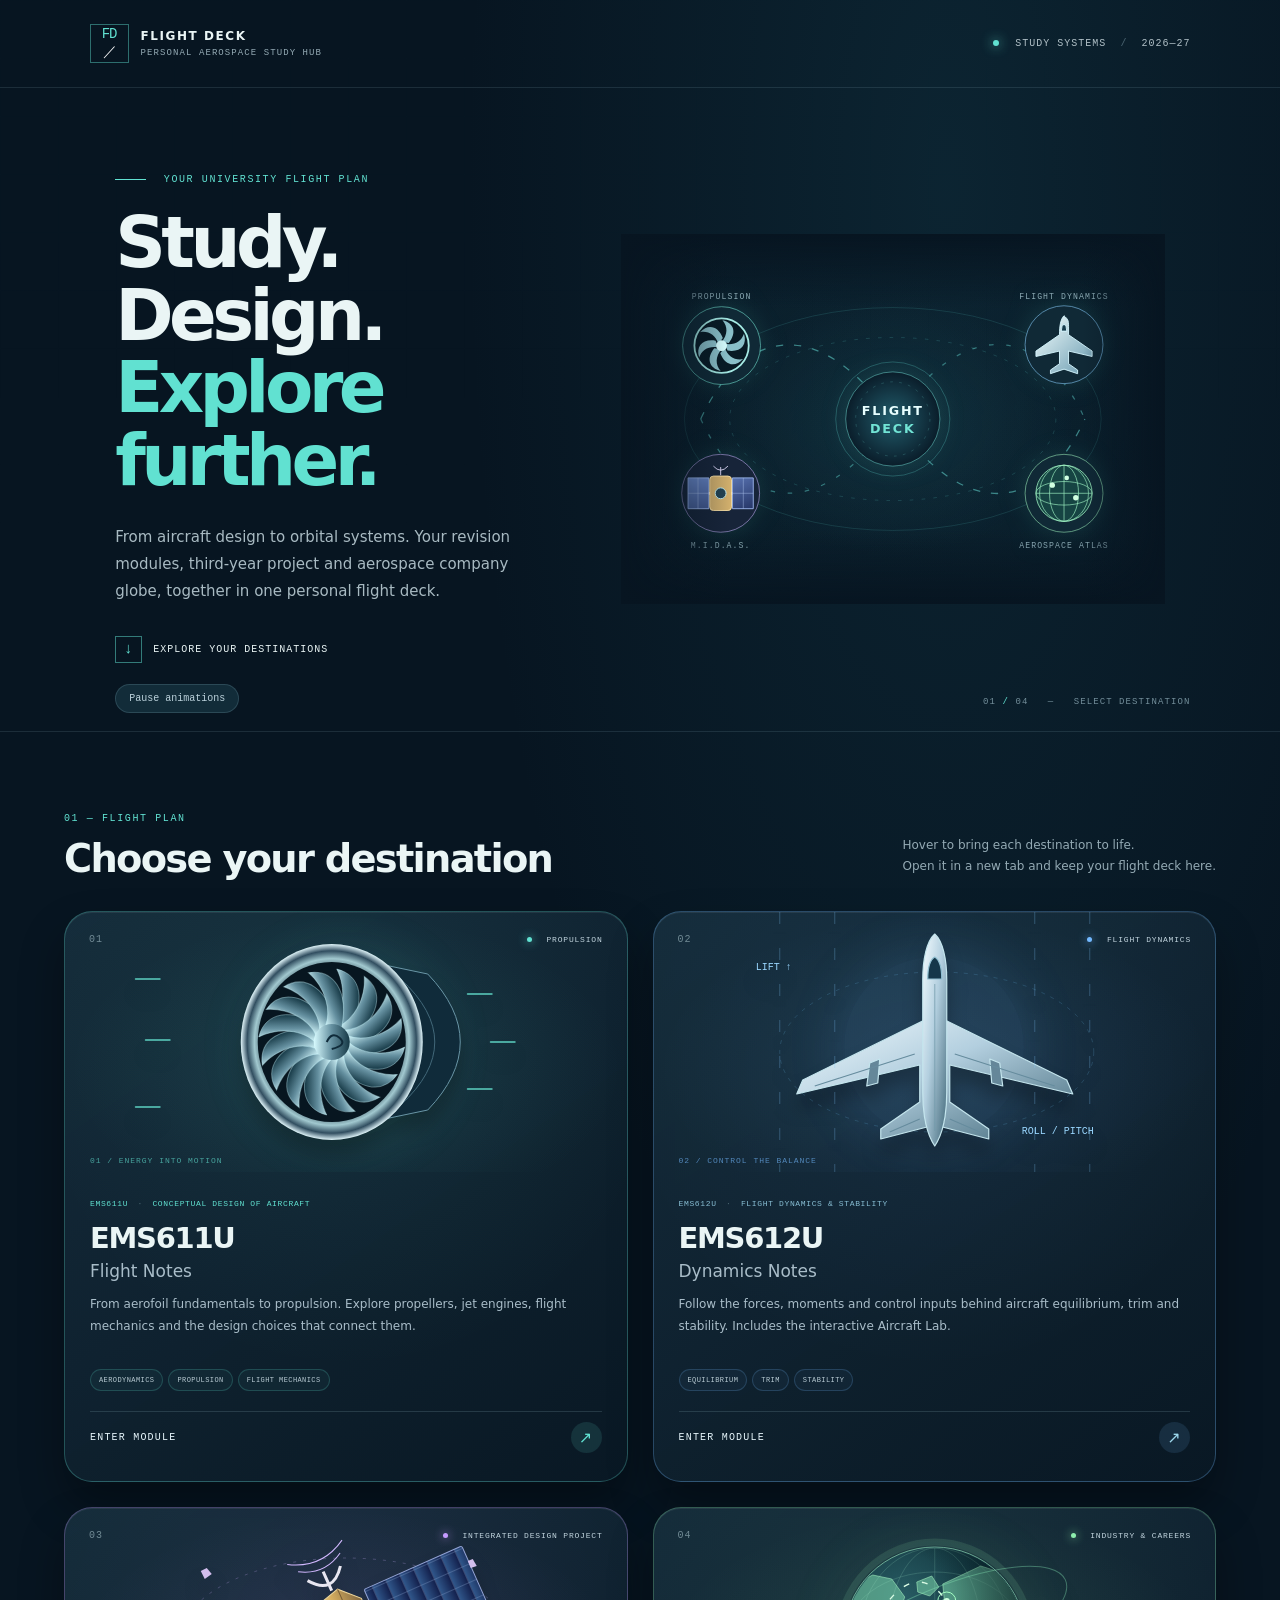
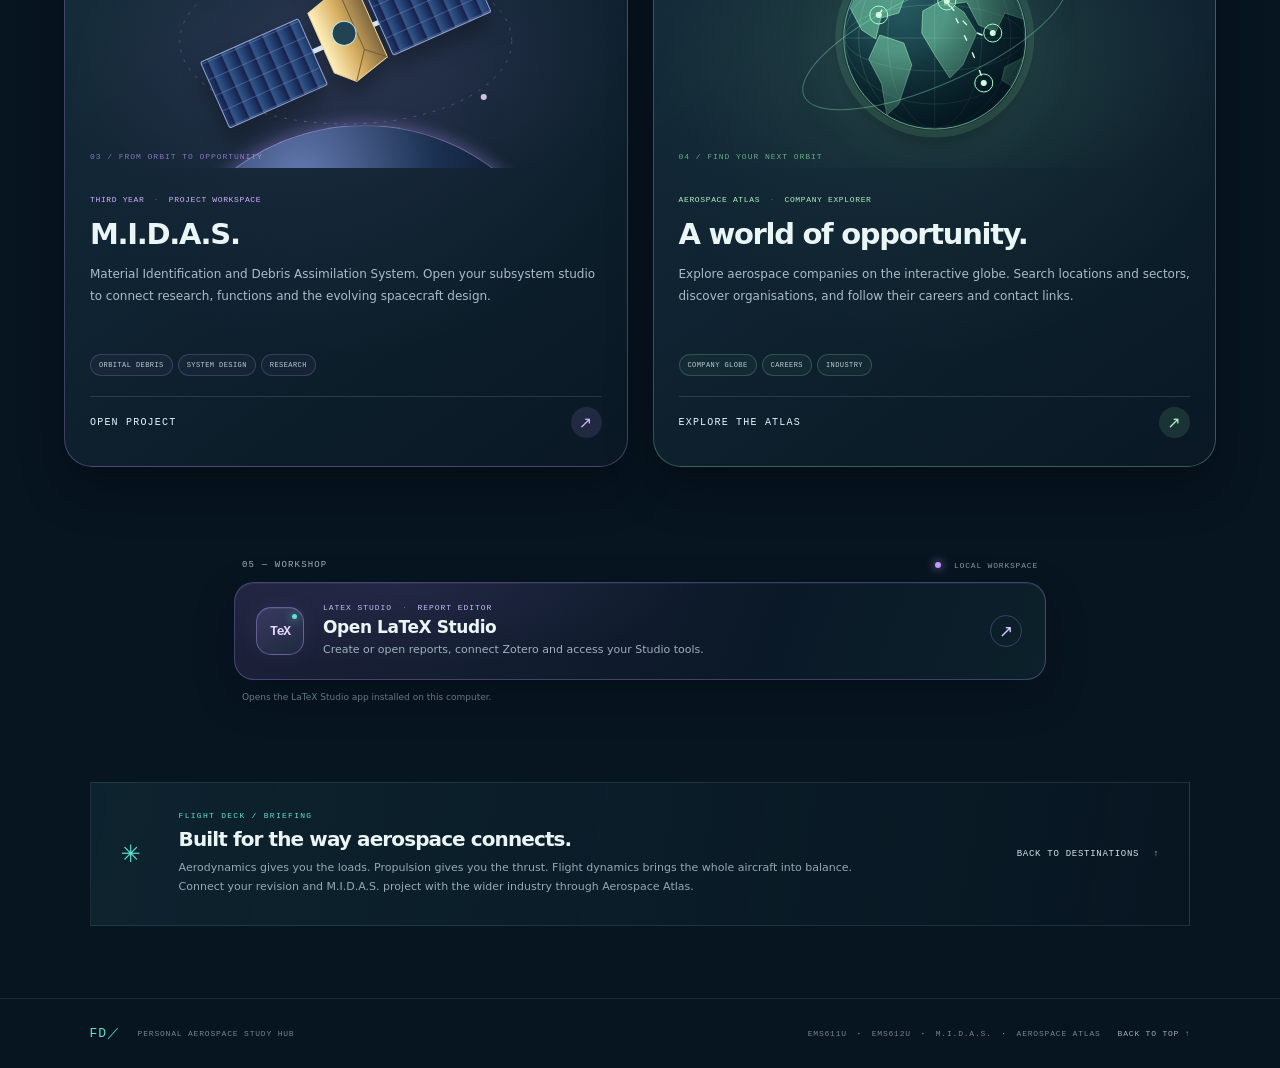
<file: index.html>
<!doctype html>
<html lang="en-GB">
<head>
<meta charset="utf-8">
<meta name="viewport" content="width=device-width, initial-scale=1">
<meta name="theme-color" content="#071521">
<meta name="description" content="Aerospace study hub for EMS611U Flight Notes and EMS612U Dynamics Notes.">
<title>Flight Deck · Aerospace Study Hub</title>
<link rel="stylesheet" href="hub.css?v=20261112-network">
</head>
<body>
<div class="sky-noise" aria-hidden="true"></div><header class="topbar"><a class="wordmark" href="#top" aria-label="Flight Deck home"><span class="mark">FD<span>／</span></span><span>FLIGHT DECK<small>PERSONAL AEROSPACE STUDY HUB</small></span></a><span class="top-meta"><i></i> STUDY SYSTEMS <span class="top-divider">/</span> 2026—27</span></header>
<main id="top"><section class="hero"><div class="hero-copy"><p class="eyebrow"><span class="eyebrow-line"></span> YOUR UNIVERSITY FLIGHT PLAN</p><h1>Study. Design.<br><em>Explore further.</em></h1><p class="hero-intro">From aircraft design to orbital systems. Your revision modules, third-year project and aerospace company globe, together in one personal flight deck.</p><a class="scroll-link" href="#modules"><span>↓</span> EXPLORE YOUR DESTINATIONS</a><div class="coordinates">51°30′N &nbsp; 00°04′W <span>·</span> LONDON, UK</div></div><div class="hero-visual" role="group" aria-label="Animated aerospace network connecting an aircraft, propulsion, the M.I.D.A.S. satellite and the aerospace company globe">
<svg class="hub-universe" viewBox="0 0 600 370">
 <defs>
  <radialGradient id="hubCore"><stop stop-color="#225e6d"/><stop offset="1" stop-color="#0a1d2a"/></radialGradient>
  <linearGradient id="hubPlane" x2="1" y2="1"><stop stop-color="#f5ffff"/><stop offset="1" stop-color="#699bb0"/></linearGradient>
  <linearGradient id="hubSolar" x2="1" y2="1"><stop stop-color="#7190d5"/><stop offset="1" stop-color="#263667"/></linearGradient>
 </defs>
 <g fill="none" stroke="#64d9d2"><ellipse cx="300" cy="185" rx="230" ry="123" opacity=".16"/><ellipse cx="300" cy="185" rx="180" ry="90" opacity=".2" stroke-dasharray="4 9"/><circle cx="300" cy="185" r="63" opacity=".3"/><path class="hub-stream" d="M88 185C135 84 218 68 300 185S465 287 512 185" stroke-width="1.4" stroke-dasharray="8 12" opacity=".55"/><path class="hub-stream reverse" d="M88 185C135 286 218 302 300 185S465 83 512 185" stroke-width="1.4" stroke-dasharray="5 14" opacity=".45"/></g>
 <circle cx="300" cy="185" r="52" fill="url(#hubCore)" stroke="#72dbd3" stroke-opacity=".55"/>
 <circle cx="300" cy="185" r="41" fill="none" stroke="#7cebe0" stroke-opacity=".2" stroke-dasharray="3 7"/>
 <text x="300" y="181" fill="#e8ffff" text-anchor="middle" font-family="system-ui,sans-serif" font-size="14" font-weight="700" letter-spacing="2">FLIGHT</text><text x="300" y="200" fill="#72e4d5" text-anchor="middle" font-family="system-ui,sans-serif" font-size="14" font-weight="700" letter-spacing="2">DECK</text>
 <!-- Propulsion / turbine -->
 <a href="modules/ems611u/index.html" target="_blank" rel="noopener" aria-label="Open EMS611U Flight Notes">
 <g class="hub-node hub-engine" transform="translate(111 104)"><circle r="43" fill="#102936" stroke="#75e4d2" stroke-opacity=".65"/><circle r="30" fill="#081a24" stroke="#a5eae4" stroke-width="2"/><g class="hub-fan" fill="#99d3db" opacity=".9"><path d="M0 -4C7 -12 7 -21 1 -28C14 -25 17 -14 8 -3Z"/><path d="M0 -4C7 -12 7 -21 1 -28C14 -25 17 -14 8 -3Z" transform="rotate(60)"/><path d="M0 -4C7 -12 7 -21 1 -28C14 -25 17 -14 8 -3Z" transform="rotate(120)"/><path d="M0 -4C7 -12 7 -21 1 -28C14 -25 17 -14 8 -3Z" transform="rotate(180)"/><path d="M0 -4C7 -12 7 -21 1 -28C14 -25 17 -14 8 -3Z" transform="rotate(240)"/><path d="M0 -4C7 -12 7 -21 1 -28C14 -25 17 -14 8 -3Z" transform="rotate(300)"/></g><circle r="6" fill="#d7ffff"/></g>
 </a>
<!-- Flight dynamics / top-down aircraft -->
 <a href="modules/ems612u/index.html" target="_blank" rel="noopener" aria-label="Open EMS612U Dynamics Notes">
 <g class="hub-node hub-aircraft" transform="translate(489 103)"><circle r="43" fill="#102936" stroke="#87cafa" stroke-opacity=".65"/><g class="hub-plane-motion" fill="url(#hubPlane)" stroke="#d5f7ff" stroke-width="1"><path d="M0 -32 C-4 -28 -5 -20 -5 -11 L-31 7 L-31 13 L-5 7 L-5 21 L-15 28 L-15 32 L0 27 L15 32 L15 28 L5 21 L5 7 L31 13 L31 7 L5 -11 L5 -20 C5 -28 4 -28 0 -32Z"/><path d="M0 -23 Q-3 -21 -3 -15 H3 Q3 -21 0 -23Z" fill="#163a4b"/></g></g>
 </a>
<!-- MIDAS / satellite -->
 <a href="https://andreaspoimen.github.io/3rd-Year-Project/subsystems.html?system=54b44b2a-ae81-4933-ac30-6622299d8ea2" target="_blank" rel="noopener" aria-label="Open M.I.D.A.S.">
 <g class="hub-node hub-satellite" transform="translate(110 267)"><circle r="43" fill="#172439" stroke="#cdb5ff" stroke-opacity=".6"/><g class="hub-satellite-motion"><path d="M-27 0H27" stroke="#e2dbf6" stroke-width="3"/><path d="M-36 -17h23v34h-23zM13 -17h23v34H13z" fill="url(#hubSolar)" stroke="#9eb9ef"/><path d="M-36 0h23M13 0h23M-25 -17v34M25 -17v34" fill="none" stroke="#adc3ee" stroke-opacity=".5"/><rect x="-12" y="-19" width="24" height="38" rx="4" fill="#d0ae6c" stroke="#fbe2a6"/><circle r="6" fill="#234353" stroke="#c7f4fb"/><path d="M0 -20v-9M-8 -30q8 9 16 0" stroke="#e7e0ff" fill="none"/></g></g>
 </a>
<!-- Atlas / globe -->
 <a href="atlas/index.html" target="_blank" rel="noopener" aria-label="Open Aerospace Atlas">
 <g class="hub-node hub-globe" transform="translate(489 267)"><circle r="43" fill="#102936" stroke="#98e7b6" stroke-opacity=".65"/><circle r="31" fill="#164443" stroke="#8eddb2"/><g class="hub-world" fill="none" stroke="#9beec0" stroke-opacity=".75"><ellipse rx="16" ry="31"/><ellipse rx="27" ry="31"/><ellipse rx="31" ry="13"/><path d="M-31 0H31M0 -31V31"/></g><circle cx="-13" cy="-9" r="3" fill="#d0ffe1"/><circle cx="13" cy="5" r="3" fill="#d0ffe1"/><circle cx="3" cy="-17" r="2.5" fill="#d0ffe1"/></g>
</a>
 <g fill="#a5c6d0" font-family="monospace" font-size="9" letter-spacing="1.2" text-anchor="middle"><text x="111" y="52">PROPULSION</text><text x="489" y="52">FLIGHT DYNAMICS</text><text x="110" y="327">M.I.D.A.S.</text><text x="489" y="327">AEROSPACE ATLAS</text></g>
</svg></div><button class="motion-toggle" type="button" aria-pressed="false">Pause animations</button><div class="hero-index">01 <span>/</span> 04 &nbsp; — &nbsp; SELECT DESTINATION</div></section>
<section class="modules" id="modules"><div class="section-head"><div><p class="eyebrow">01 — FLIGHT PLAN</p><h2>Choose your destination</h2></div><p>Hover to bring each destination to life.<br>Open it in a new tab and keep your flight deck here.</p></div><div class="module-grid"><article class="module-card card-prop"><div class="card-top"><span class="module-number">01</span><span class="card-tag"><i></i> PROPULSION</span></div><div class="scene engine-scene" aria-hidden="true"><div class="scene-halo"></div><svg viewBox="0 0 420 260"><defs><linearGradient id="fanMetal"><stop stop-color="#d8fbff"/><stop offset=".5" stop-color="#648f9f"/><stop offset="1" stop-color="#163946"/></linearGradient><radialGradient id="fanRim"><stop offset=".7" stop-color="#142a37"/><stop offset=".85" stop-color="#a1c8cf"/><stop offset=".93" stop-color="#314e60"/><stop offset="1" stop-color="#e1f6fb"/></radialGradient></defs><g class="engine-float"><path d="M196 42L292 62Q357 130 292 198L196 218" fill="#102b3a" stroke="#6995a6"/><path d="M265 67Q333 130 265 193" fill="none" stroke="#426879"/><ellipse cx="196" cy="130" rx="91" ry="98" fill="url(#fanRim)"/><ellipse cx="196" cy="130" rx="74" ry="80" fill="#071620"/><g transform="translate(196 130)"><g class="fan-spin"><g transform="rotate(0)"><path d="M0 -17C12 -29 15 -53 5 -73C30 -67 35 -40 15 -10Z" fill="url(#fanMetal)" stroke="#c9f7ff" stroke-opacity=".4"/></g><g transform="rotate(22.5)"><path d="M0 -17C12 -29 15 -53 5 -73C30 -67 35 -40 15 -10Z" fill="url(#fanMetal)" stroke="#c9f7ff" stroke-opacity=".4"/></g><g transform="rotate(45)"><path d="M0 -17C12 -29 15 -53 5 -73C30 -67 35 -40 15 -10Z" fill="url(#fanMetal)" stroke="#c9f7ff" stroke-opacity=".4"/></g><g transform="rotate(67.5)"><path d="M0 -17C12 -29 15 -53 5 -73C30 -67 35 -40 15 -10Z" fill="url(#fanMetal)" stroke="#c9f7ff" stroke-opacity=".4"/></g><g transform="rotate(90)"><path d="M0 -17C12 -29 15 -53 5 -73C30 -67 35 -40 15 -10Z" fill="url(#fanMetal)" stroke="#c9f7ff" stroke-opacity=".4"/></g><g transform="rotate(112.5)"><path d="M0 -17C12 -29 15 -53 5 -73C30 -67 35 -40 15 -10Z" fill="url(#fanMetal)" stroke="#c9f7ff" stroke-opacity=".4"/></g><g transform="rotate(135)"><path d="M0 -17C12 -29 15 -53 5 -73C30 -67 35 -40 15 -10Z" fill="url(#fanMetal)" stroke="#c9f7ff" stroke-opacity=".4"/></g><g transform="rotate(157.5)"><path d="M0 -17C12 -29 15 -53 5 -73C30 -67 35 -40 15 -10Z" fill="url(#fanMetal)" stroke="#c9f7ff" stroke-opacity=".4"/></g><g transform="rotate(180)"><path d="M0 -17C12 -29 15 -53 5 -73C30 -67 35 -40 15 -10Z" fill="url(#fanMetal)" stroke="#c9f7ff" stroke-opacity=".4"/></g><g transform="rotate(202.5)"><path d="M0 -17C12 -29 15 -53 5 -73C30 -67 35 -40 15 -10Z" fill="url(#fanMetal)" stroke="#c9f7ff" stroke-opacity=".4"/></g><g transform="rotate(225)"><path d="M0 -17C12 -29 15 -53 5 -73C30 -67 35 -40 15 -10Z" fill="url(#fanMetal)" stroke="#c9f7ff" stroke-opacity=".4"/></g><g transform="rotate(247.5)"><path d="M0 -17C12 -29 15 -53 5 -73C30 -67 35 -40 15 -10Z" fill="url(#fanMetal)" stroke="#c9f7ff" stroke-opacity=".4"/></g><g transform="rotate(270)"><path d="M0 -17C12 -29 15 -53 5 -73C30 -67 35 -40 15 -10Z" fill="url(#fanMetal)" stroke="#c9f7ff" stroke-opacity=".4"/></g><g transform="rotate(292.5)"><path d="M0 -17C12 -29 15 -53 5 -73C30 -67 35 -40 15 -10Z" fill="url(#fanMetal)" stroke="#c9f7ff" stroke-opacity=".4"/></g><g transform="rotate(315)"><path d="M0 -17C12 -29 15 -53 5 -73C30 -67 35 -40 15 -10Z" fill="url(#fanMetal)" stroke="#c9f7ff" stroke-opacity=".4"/></g><g transform="rotate(337.5)"><path d="M0 -17C12 -29 15 -53 5 -73C30 -67 35 -40 15 -10Z" fill="url(#fanMetal)" stroke="#c9f7ff" stroke-opacity=".4"/></g></g><circle r="18" fill="url(#fanMetal)"/><path d="M-5 0Q0 -11 8 -4T0 7" fill="none" stroke="#102b3a" stroke-width="2"/></g></g><g class="flow-trails" fill="none" stroke="#68ead6" stroke-width="2" stroke-linecap="round"><path d="M0 67H89"/><path d="M10 128H85"/><path d="M0 195H86"/><path d="M332 82H420"/><path d="M355 130H430"/><path d="M332 177H425"/></g></svg><span class="scene-note">01 / ENERGY INTO MOTION</span></div><div class="card-content"><p class="card-kicker">EMS611U <span>·</span> CONCEPTUAL DESIGN OF AIRCRAFT</p><h3>EMS611U<span style="display:block;font-size:17px;font-weight:500;letter-spacing:0;margin-top:6px;color:#a9bdc9">Flight Notes</span></h3><p class="card-description">From aerofoil fundamentals to propulsion. Explore propellers, jet engines, flight mechanics and the design choices that connect them.</p><div class="topic-row"><span>AERODYNAMICS</span><span>PROPULSION</span><span>FLIGHT MECHANICS</span></div><a class="launch-link" href="modules/ems611u/index.html" target="_blank" rel="noopener"><span>ENTER MODULE</span><b>↗</b></a></div></article><article class="module-card card-dynamics"><div class="card-top"><span class="module-number">02</span><span class="card-tag"><i></i> FLIGHT DYNAMICS</span></div><div class="scene aircraft-scene" aria-hidden="true"><div class="scene-halo"></div><svg viewBox="0 0 420 260"><defs><linearGradient id="airframeMetal" x1="0" x2="1" y2="1"><stop stop-color="#f4fcff"/><stop offset=".45" stop-color="#b3cfdf"/><stop offset="1" stop-color="#416879"/></linearGradient></defs><ellipse cx="212" cy="140" rx="157" ry="80" fill="none" stroke="#6cb8e4" stroke-opacity=".2" stroke-dasharray="4 6"/><g class="aircraft-bank">
  <g stroke="#c4e5ed" stroke-width="1.2" stroke-linejoin="round">
    <!-- Symmetrical swept wings and horizontal tail, seen from above. -->
    <path d="M210 103 L78 168 L72 182 L195 153 L195 190 L156 217 L156 227 L210 213 L264 227 L264 217 L225 190 L225 153 L348 182 L342 168 Z" fill="url(#airframeMetal)"/>
    <!-- Main fuselage extends along the same centreline as the wings. -->
    <path d="M210 22 C202 29 198 47 198 68 L198 180 C198 204 202 222 210 234 C218 222 222 204 222 180 L222 68 C222 47 218 29 210 22 Z" fill="url(#airframeMetal)"/>
    <path d="M210 45 C205 48 203 56 203 67 L217 67 C217 56 215 48 210 45 Z" fill="#15374a" stroke="#90bed0"/>
    <path d="M210 72 V219" fill="none" stroke="#7299aa" stroke-opacity=".65"/>
    <path d="M145 151 L142 174 L153 171 L155 147 Z M275 151 L278 174 L267 171 L265 147 Z" fill="#658799"/>
    <path d="M90 174 L190 142 M330 174 L230 142 M165 220 L195 207 M255 220 L225 207" fill="none" stroke="#668c9e"/>
  </g>
</g><g class="airflow-lines" stroke="#85ceff" fill="none" stroke-dasharray="12 24"><path d="M55 0V260M110 0V260M310 0V260M365 0V260"/></g><g fill="#9ad7ff" font-family="monospace" font-size="10"><text x="31" y="58">LIFT ↑</text><text x="297" y="222">ROLL / PITCH</text></g></svg><span class="scene-note">02 / CONTROL THE BALANCE</span></div><div class="card-content"><p class="card-kicker">EMS612U <span>·</span> FLIGHT DYNAMICS &amp; STABILITY</p><h3>EMS612U<span style="display:block;font-size:17px;font-weight:500;letter-spacing:0;margin-top:6px;color:#a9bdc9">Dynamics Notes</span></h3><p class="card-description">Follow the forces, moments and control inputs behind aircraft equilibrium, trim and stability. Includes the interactive Aircraft Lab.</p><div class="topic-row"><span>EQUILIBRIUM</span><span>TRIM</span><span>STABILITY</span></div><a class="launch-link" href="modules/ems612u/index.html" target="_blank" rel="noopener"><span>ENTER MODULE</span><b>↗</b></a></div></article><article class="module-card card-project"><div class="card-top"><span class="module-number">03</span><span class="card-tag"><i></i> INTEGRATED DESIGN PROJECT</span></div><div class="scene orbit-scene" aria-hidden="true"><div class="planet-limb"></div><svg viewBox="0 0 420 260"><defs><linearGradient id="solarPanel"><stop stop-color="#30578b"/><stop offset="1" stop-color="#111c48"/></linearGradient><linearGradient id="satBody"><stop stop-color="#fff0be"/><stop offset=".5" stop-color="#d6ae60"/><stop offset="1" stop-color="#806740"/></linearGradient><pattern id="solarCells" width="15" height="17" patternUnits="userSpaceOnUse"><rect width="15" height="17" fill="url(#solarPanel)"/><path d="M0 0H15V17" fill="none" stroke="#849dc7" stroke-width=".7"/></pattern></defs><ellipse cx="210" cy="133" rx="166" ry="83" fill="none" stroke="#cdb2ff" stroke-opacity=".25" stroke-dasharray="3 7"/><g class="satellite-drift"><g transform="translate(210 129) rotate(-24)"><path d="M-105 0H105" stroke="#d4e5ee" stroke-width="5"/><rect x="-143" y="-36" width="107" height="72" rx="2" fill="url(#solarCells)" stroke="#93a3d4"/><rect x="36" y="-36" width="107" height="72" rx="2" fill="url(#solarCells)" stroke="#93a3d4"/><path d="M-25 -37L12 -47 30 -29V35L-8 45 -25 28Z" fill="url(#satBody)" stroke="#efd79b"/><path d="M12 -47V19L-8 45M12 19L30 35" fill="none" stroke="#785e38"/><circle cx="0" cy="-4" r="12" fill="#234353" stroke="#bde6ef"/><path d="M6 -48V-69M-12 -67Q6 -43 24 -67" fill="none" stroke="#e7e6f0" stroke-width="3"/><g class="signal-rings" fill="none" stroke="#d2b8ff"><path d="M-17 -79Q6 -65 29 -79M-24 -90Q6 -72 36 -90"/></g></g></g><g class="orbital-debris" fill="#d2beed"><path d="M65 63l6 -3 5 6 -7 5Z"/><circle cx="348" cy="189" r="3"/><path d="M332 53l5 -2 4 7 -6 2Z"/></g></svg><span class="scene-note">03 / FROM ORBIT TO OPPORTUNITY</span></div><div class="card-content"><p class="card-kicker">THIRD YEAR <span>·</span> PROJECT WORKSPACE</p><h3>M.I.D.A.S.</h3><p class="card-description">Material Identification and Debris Assimilation System. Open your subsystem studio to connect research, functions and the evolving spacecraft design.</p><div class="topic-row"><span>ORBITAL DEBRIS</span><span>SYSTEM DESIGN</span><span>RESEARCH</span></div><a class="launch-link" href="https://andreaspoimen.github.io/3rd-Year-Project/subsystems.html?system=54b44b2a-ae81-4933-ac30-6622299d8ea2" target="_blank" rel="noopener"><span>OPEN PROJECT</span><b>↗</b></a></div></article><article class="module-card card-atlas"><div class="card-top"><span class="module-number">04</span><span class="card-tag"><i></i> INDUSTRY &amp; CAREERS</span></div><div class="scene atlas-scene" aria-hidden="true"><div class="scene-halo"></div><svg viewBox="0 0 420 260"><defs><radialGradient id="atlasOcean" cx="32%" cy="28%" r="78%"><stop stop-color="#285c64"/><stop offset=".6" stop-color="#12353d"/><stop offset="1" stop-color="#071c29"/></radialGradient><radialGradient id="atlasShade" cx="30%" cy="30%" r="80%"><stop offset=".35" stop-color="#03141b" stop-opacity="0"/><stop offset="1" stop-color="#03141b" stop-opacity=".8"/></radialGradient><clipPath id="atlasClip"><circle cx="210" cy="130" r="90"/></clipPath></defs><circle cx="210" cy="130" r="96" fill="none" stroke="#91efb4" stroke-opacity=".12" stroke-width="7"/><circle cx="210" cy="130" r="91" fill="url(#atlasOcean)" stroke="#a0f1c6" stroke-opacity=".6"/><g clip-path="url(#atlasClip)"><g class="atlas-world" fill="#70c4a1" fill-opacity=".63" stroke="#a0ebbd" stroke-width=".6"><path d="M126 78l22-11 19 4 13 18-6 16-18 5-5 21-14-9-12-23Z M155 127l24 8 8 22-13 39-12 11-5-31-13-25Z M192 74l15-6 7 11-9 9-12-4Z M198 103l22-12 19 13 13 21-14 32-13 13-15-23-13-22Z M218 76l38-18 38 12 25 25-14 18-25-8-9 19-17-7-12-23-22 3Z M280 159l20-10 25 11-1 20-27 5-20-13Z"/><g transform="translate(300 0)"><path d="M126 78l22-11 19 4 13 18-6 16-18 5-5 21-14-9-12-23Z M155 127l24 8 8 22-13 39-12 11-5-31-13-25Z M192 74l15-6 7 11-9 9-12-4Z M198 103l22-12 19 13 13 21-14 32-13 13-15-23-13-22Z M218 76l38-18 38 12 25 25-14 18-25-8-9 19-17-7-12-23-22 3Z M280 159l20-10 25 11-1 20-27 5-20-13Z"/></g></g><g fill="none" stroke="#a2eac8" stroke-opacity=".18"><ellipse cx="210" cy="130" rx="47" ry="90"/><ellipse cx="210" cy="130" rx="76" ry="90"/><ellipse cx="210" cy="130" rx="90" ry="33"/><ellipse cx="210" cy="130" rx="90" ry="66"/><path d="M120 130h180M210 40v180"/></g><circle cx="210" cy="130" r="90" fill="url(#atlasShade)"/></g><ellipse cx="210" cy="130" rx="143" ry="46" transform="rotate(-24 210 130)" fill="none" stroke="#86e8b6" stroke-opacity=".38"/><g class="atlas-routes" fill="none" stroke="#dbfce5" stroke-width="1.4" stroke-dasharray="6 13"><path d="M154 107Q190 49 222 93T268 125M222 93Q250 145 259 175"/></g><g fill="#cfffdf"><circle cx="154" cy="107" r="3"/><circle cx="222" cy="93" r="3"/><circle cx="268" cy="125" r="3"/><circle cx="259" cy="175" r="3"/></g><g class="atlas-beacons" fill="none" stroke="#a3ffc3"><circle cx="154" cy="107" r="9"/><circle cx="222" cy="93" r="9"/><circle cx="268" cy="125" r="9"/><circle cx="259" cy="175" r="9"/></g></svg><span class="scene-note">04 / FIND YOUR NEXT ORBIT</span></div><div class="card-content"><p class="card-kicker">AEROSPACE ATLAS <span>·</span> COMPANY EXPLORER</p><h3>A world of opportunity.</h3><p class="card-description">Explore aerospace companies on the interactive globe. Search locations and sectors, discover organisations, and follow their careers and contact links.</p><div class="topic-row"><span>COMPANY GLOBE</span><span>CAREERS</span><span>INDUSTRY</span></div><a class="launch-link" href="atlas/index.html" target="_blank" rel="noopener"><span>EXPLORE THE ATLAS</span><b>↗</b></a></div></article></div></section>
<section class="compiler-shelf" aria-labelledby="compiler-title"><div class="compiler-shelf-head"><p class="eyebrow">05 — WORKSHOP</p><span class="compiler-local"><i></i> LOCAL WORKSPACE</span></div><a class="compiler-tab" href="flightdeck-latex://open"><span class="compiler-emblem" aria-hidden="true"><b>TeX</b><i></i></span><span class="compiler-copy"><small>LATEX STUDIO <span>·</span> REPORT EDITOR</small><strong id="compiler-title">Open LaTeX Studio</strong><span class="compiler-description">Create or open reports, connect Zotero and access your Studio tools.</span></span><span class="compiler-arrow" aria-hidden="true">↗</span></a><p class="compiler-note">Opens the LaTeX Studio app installed on this computer.</p></section>
<section class="briefing"><div class="briefing-mark">✳</div><div><p class="eyebrow">FLIGHT DECK / BRIEFING</p><h2>Built for the way aerospace connects.</h2><p>Aerodynamics gives you the loads. Propulsion gives you the thrust. Flight dynamics brings the whole aircraft into balance. Connect your revision and M.I.D.A.S. project with the wider industry through Aerospace Atlas.</p></div><a href="#modules" class="briefing-cta">BACK TO DESTINATIONS <span>↑</span></a></section></main><footer><a class="footer-mark" href="#top">FD／</a><span>PERSONAL AEROSPACE STUDY HUB</span><span>EMS611U <b>·</b> EMS612U <b>·</b> M.I.D.A.S. <b>·</b> AEROSPACE ATLAS</span><a class="back-top" href="#top">BACK TO TOP ↑</a></footer><script src="hub.js"></script></body></html>
</file>
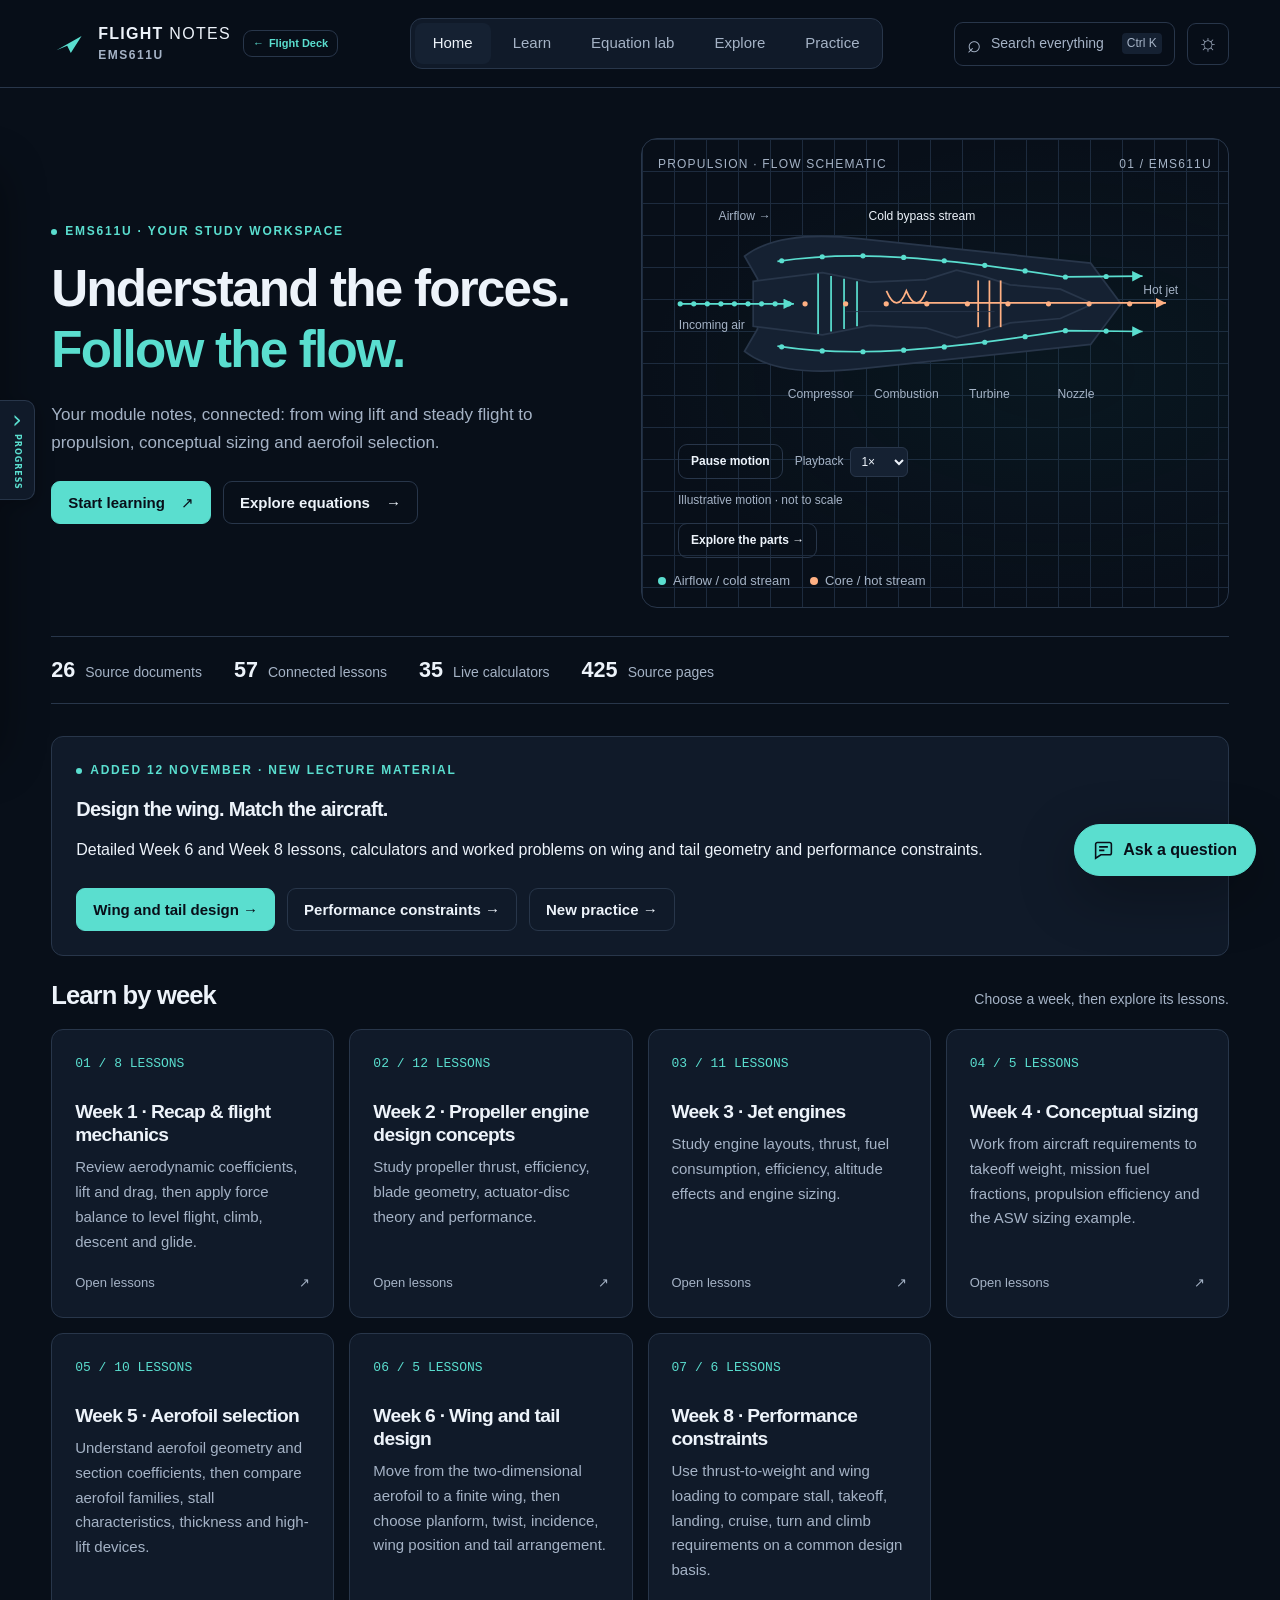
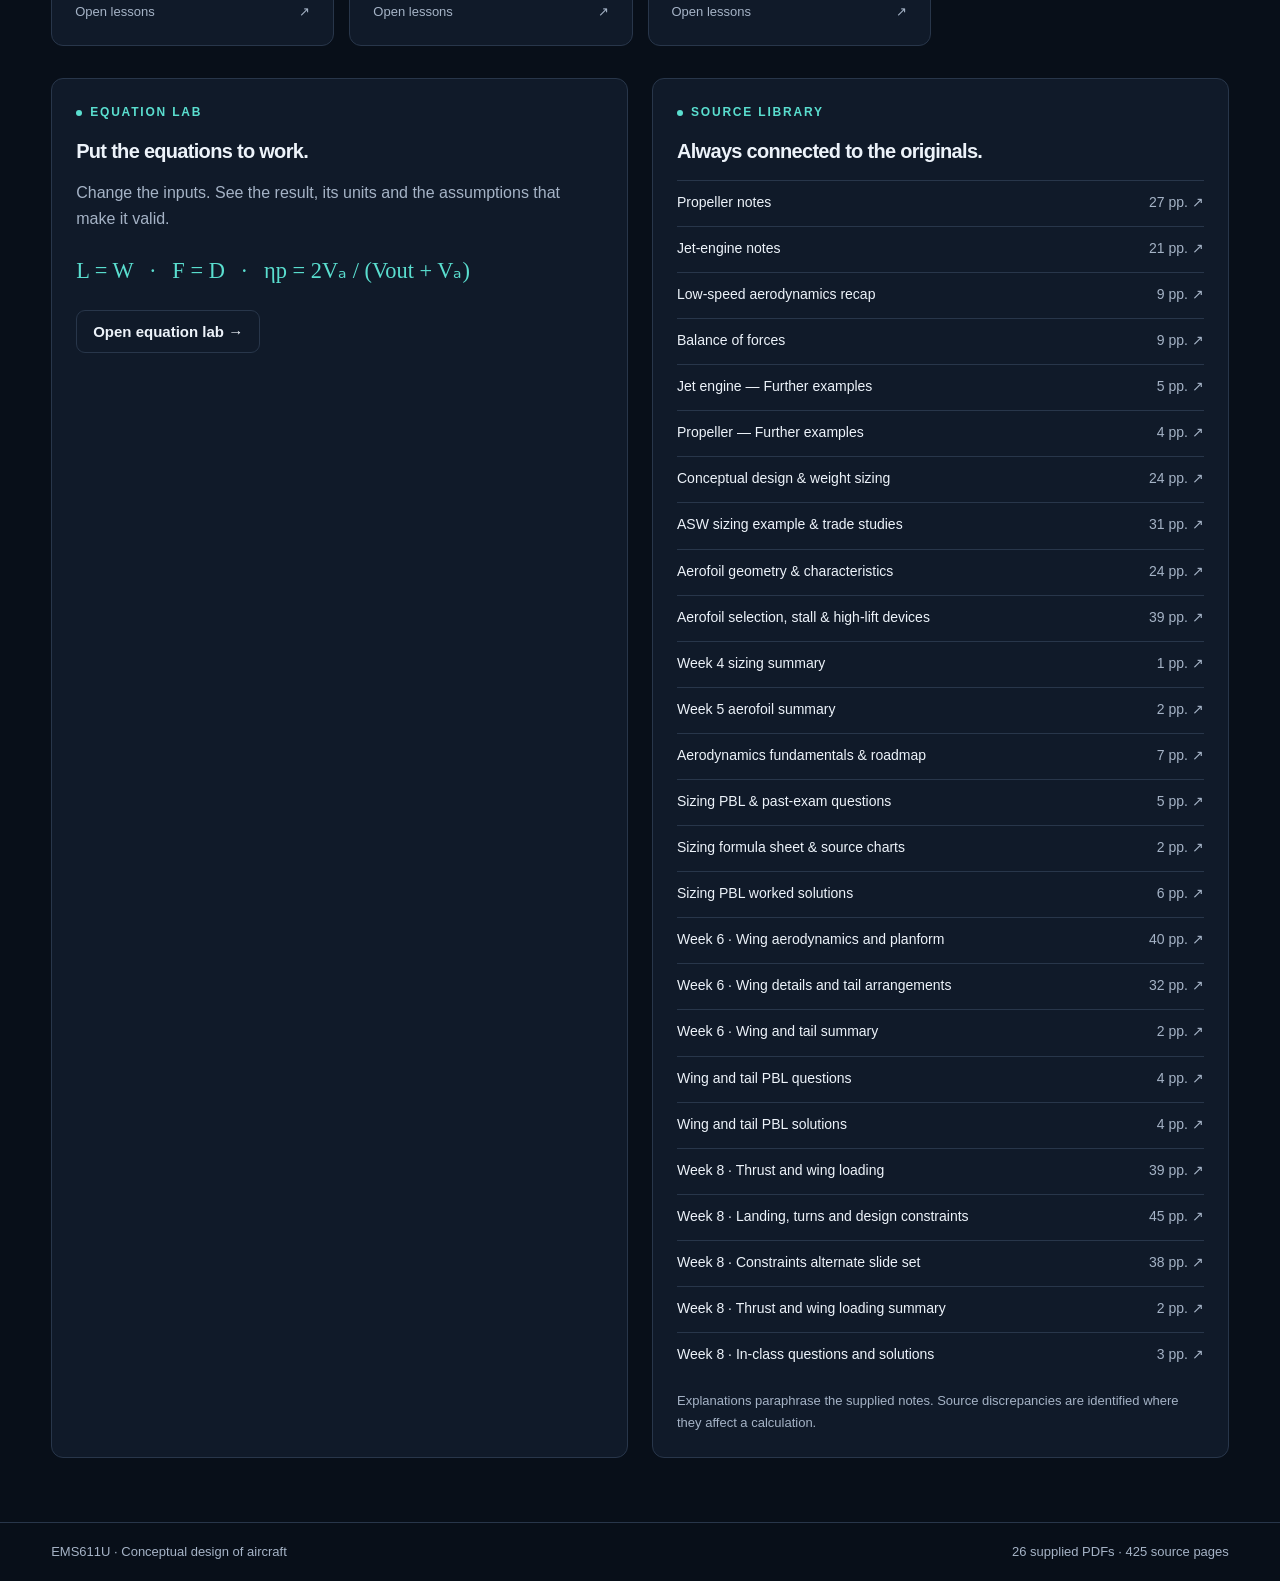
<file: modules/ems611u/index.html>
<!doctype html>
<html lang="en-GB" data-theme="dark">
<head>
 <meta charset="utf-8"><meta name="viewport" content="width=device-width,initial-scale=1">
 <meta name="description" content="EMS611U study notes: aerodynamics, flight force balance, propellers and jet engines, with searchable source references and interactive equations.">
 <title>EMS611U · Flight Notes</title>
 <link rel="icon" type="image/svg+xml" href="data:image/svg+xml,%3Csvg xmlns='http://www.w3.org/2000/svg' viewBox='0 0 40 40'%3E%3Crect width='40' height='40' rx='10' fill='%230c1522'/%3E%3Cpath d='M8 26L32 12 22 28 18 22Z' fill='%235adecf'/%3E%3C/svg%3E">
 <link rel="stylesheet" href="styles.css?v=20261112-weeks">
 <link rel="stylesheet" href="assistant.css">
<link rel="stylesheet" href="study-progress.css?v=2"><link rel="stylesheet" href="header-return.css?v=1"></head>
<body>
 <a class="skip-link" href="#main">Skip to content</a>
 <header class="header">
  <div class="header-identity"><a class="brand" href="#home" aria-label="Flight Notes home"><svg viewBox="0 0 40 40" aria-hidden="true"><path d="M6 27L34 11 22 30 18 22Z"/></svg><span>FLIGHT<span class="brand-light"> NOTES</span><small>EMS611U</small></span></a><a class="flight-deck-return" href="../../index.html" aria-label="Return to Flight Deck"><span aria-hidden="true">←</span> Flight Deck</a></div>
  <nav class="main-nav" aria-label="Main navigation"><a href="#home" data-nav="home">Home</a><a href="#learn" data-nav="learn">Learn</a><a href="#lab" data-nav="lab">Equation lab</a><a href="#explore" data-nav="explore">Explore</a><a href="#practice" data-nav="practice">Practice</a></nav>
  <div class="header-tools"><button id="search-open" class="search-button"><span aria-hidden="true">⌕</span><span>Search everything</span><kbd>Ctrl K</kbd></button><button id="theme-toggle" class="icon-button" aria-label="Switch to light mode" title="Switch colour theme">☼</button></div>
 </header>
 <main id="main" tabindex="-1"></main>
 <footer class="footer"><span>EMS611U · Conceptual design of aircraft</span><span>26 supplied PDFs · <span id="footer-pages">425</span> source pages</span></footer>
 <dialog id="search-dialog" aria-labelledby="search-title">
  <div class="search-dialog-head"><h2 id="search-title">Search your study notes</h2><button class="icon-button" id="search-close" aria-label="Close search">×</button></div>
  <label class="sr-only" for="global-search">Search keywords, concepts or equations</label><input id="global-search" type="search" placeholder="Try “induced drag”, “climb” or “bypass”…" autocomplete="off">
  <p class="search-help">Lessons, equation calculators and all 26 original sources.</p><div id="search-results" aria-live="polite"></div>
 </dialog>
 <noscript><p class="noscript">Enable JavaScript to use the learning notes, search and calculators. Original sources: <a href="sources/aero_recap.pdf">Aerodynamics</a>, <a href="sources/balance_force.pdf">Force balance</a>, <a href="sources/prop_notes_v5.pdf">Propellers</a>, <a href="sources/jet-engine_notes_V2.pdf">Jet engines</a>.</p></noscript>
 <script src="content.js"></script><script src="flight-notes.js"></script><script src="equations.js"></script><script src="flight-equations.js"></script><script src="source-index.js"></script><script src="animations.js"></script><script src="papers.js"></script><script src="paper-index.js"></script><script src="explore.js?v=20261020"></script><script src="practice.js"></script><script src="october-sources.js"></script><script src="october-notes.js"></script><script src="october-equations.js"></script><script src="october-practice.js"></script><script src="november-sources.js"></script><script src="november-notes.js"></script><script src="november-equations.js"></script><script src="november-practice.js"></script><script src="learning-weeks.js?v=20261112-confirmed"></script><script src="app.js?v=20261112-weeks"></script>
 <script src="assistant-core.js"></script><script src="assistant.js"></script><script src="study-progress.js?v=3"></script>
</body></html>
</file>
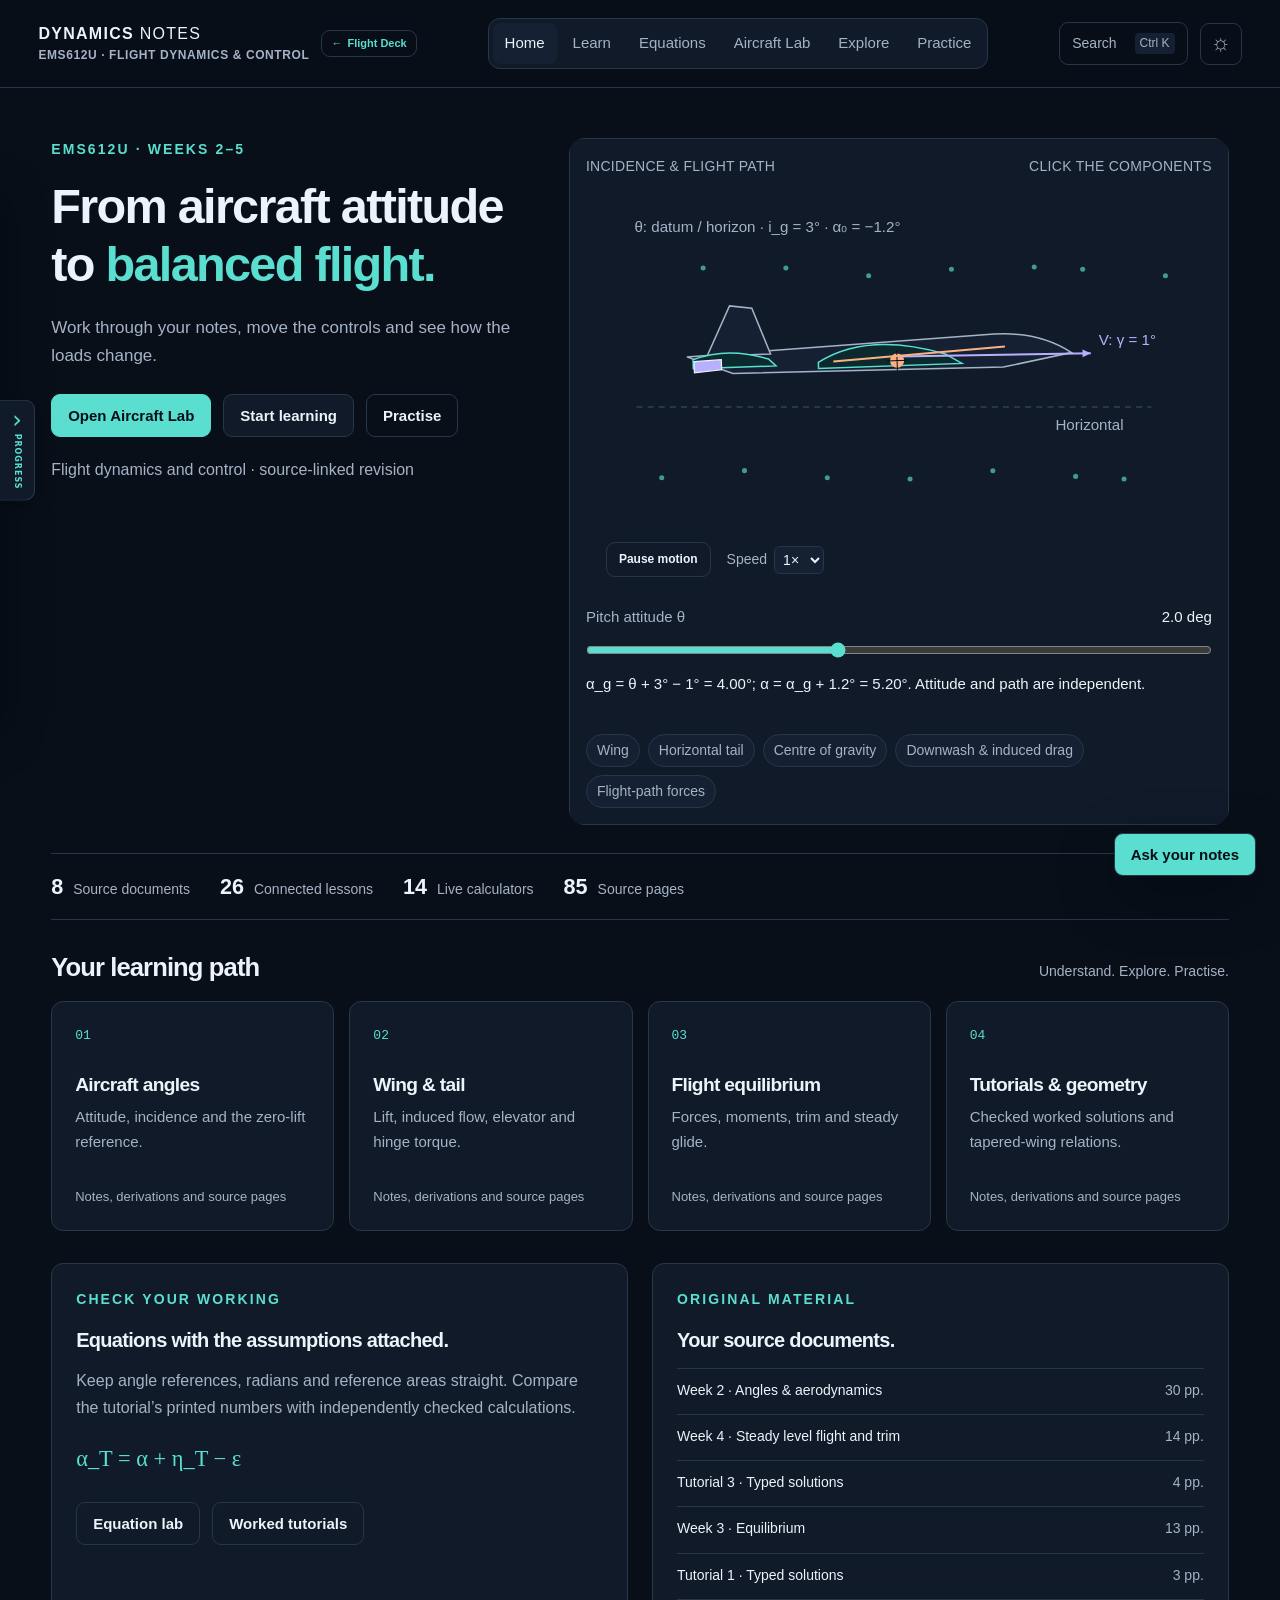
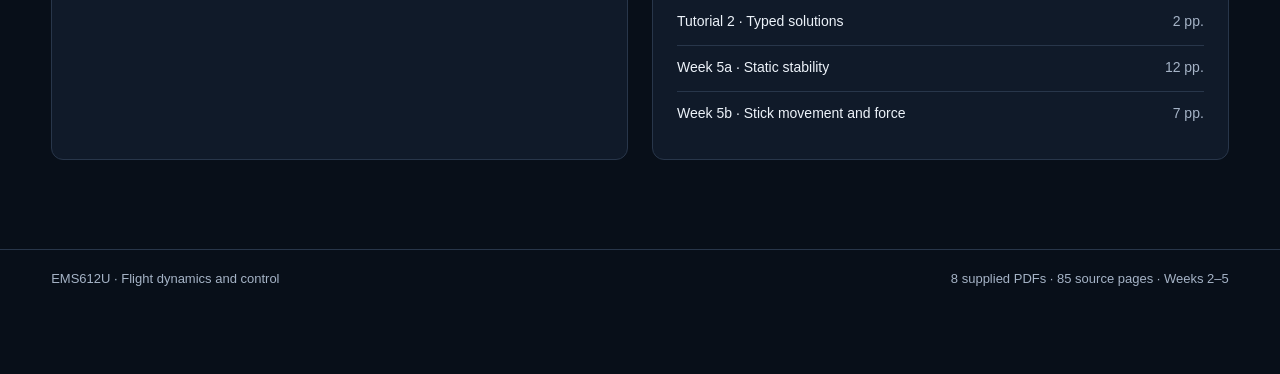
<file: modules/ems612u/index.html>
<!doctype html><html lang="en-GB" data-theme="dark"><head><meta charset="utf-8"><meta name="viewport" content="width=device-width,initial-scale=1"><meta name="description" content="EMS612U Flight Dynamics and Control: source-linked revision, live aircraft lab, animated diagrams, worked tutorials and equation calculators."><title>EMS612U · Dynamics Notes</title><link rel="icon" type="image/svg+xml" href="data:image/svg+xml,%3Csvg xmlns='http://www.w3.org/2000/svg' viewBox='0 0 40 40'%3E%3Crect width='40' height='40' rx='9' fill='%23080f19'/%3E%3Cpath d='M7 25L33 13M20 5V35M8 18L31 24' stroke='%235adecf' stroke-width='3'/%3E%3C/svg%3E"><link rel="stylesheet" href="styles.css"><link rel="stylesheet" href="dynamics.css?v=20261022"><link rel="stylesheet" href="study-progress.css?v=2"><link rel="stylesheet" href="header-return.css?v=1"></head><body>
<a class="skip-link" href="#main">Skip to content</a><header class="header"><div class="header-identity"><a class="brand" href="#home"><span>DYNAMICS<span class="brand-light"> NOTES</span><small>EMS612U · FLIGHT DYNAMICS & CONTROL</small></span></a><a class="flight-deck-return" href="../../index.html" aria-label="Return to Flight Deck"><span aria-hidden="true">←</span> Flight Deck</a></div><nav class="main-nav" aria-label="Main navigation"><a href="#home" data-nav="home">Home</a><a href="#learn" data-nav="learn">Learn</a><a href="#lab" data-nav="lab">Equations</a><a href="#aircraft" data-nav="aircraft">Aircraft Lab</a><a href="#explore" data-nav="explore">Explore</a><a href="#practice" data-nav="practice">Practice</a></nav><div class="header-tools"><button id="search-open" class="search-button">Search <kbd>Ctrl K</kbd></button><button id="theme-toggle" class="icon-button" aria-label="Switch theme">☼</button></div></header>
<main id="main" tabindex="-1"></main><footer class="footer"><span>EMS612U · Flight dynamics and control</span><span>8 supplied PDFs · 85 source pages · Weeks 2–5</span></footer>
<dialog id="search-dialog" aria-labelledby="search-title"><div class="search-dialog-head"><h2 id="search-title">Search your module</h2><button id="search-close" class="icon-button" aria-label="Close search">×</button></div><label class="sr-only" for="global-search">Search lessons, equations and sources</label><input id="global-search" type="search" placeholder="Try downwash, hinge moment or trim…"><p class="search-help">Lessons, calculators, worked tutorials and all eight original PDFs.</p><div id="search-results" aria-live="polite"></div></dialog>
<dialog id="component-dialog" aria-labelledby="component-title"><button class="icon-button dialog-close" aria-label="Close component explanation" onclick="this.closest('dialog').close()">×</button><div class="component-content"></div></dialog>
<noscript><p>Enable JavaScript to use the study tools. The eight original PDFs are in the sources folder.</p></noscript>
<script src="content.js?v=20261022"></script><script src="learn-depth.js?v=20261022"></script><script src="equations.js?v=20261021"></script><script src="source-index.js?v=20261021"></script><script src="diagrams.js"></script><script src="papers.js"></script><script src="practice.js?v=20261021"></script><script src="aircraft.js"></script><script src="app.js?v=20261022"></script><script src="assistant.js"></script><script src="study-progress.js?v=3"></script></body></html>
</file>
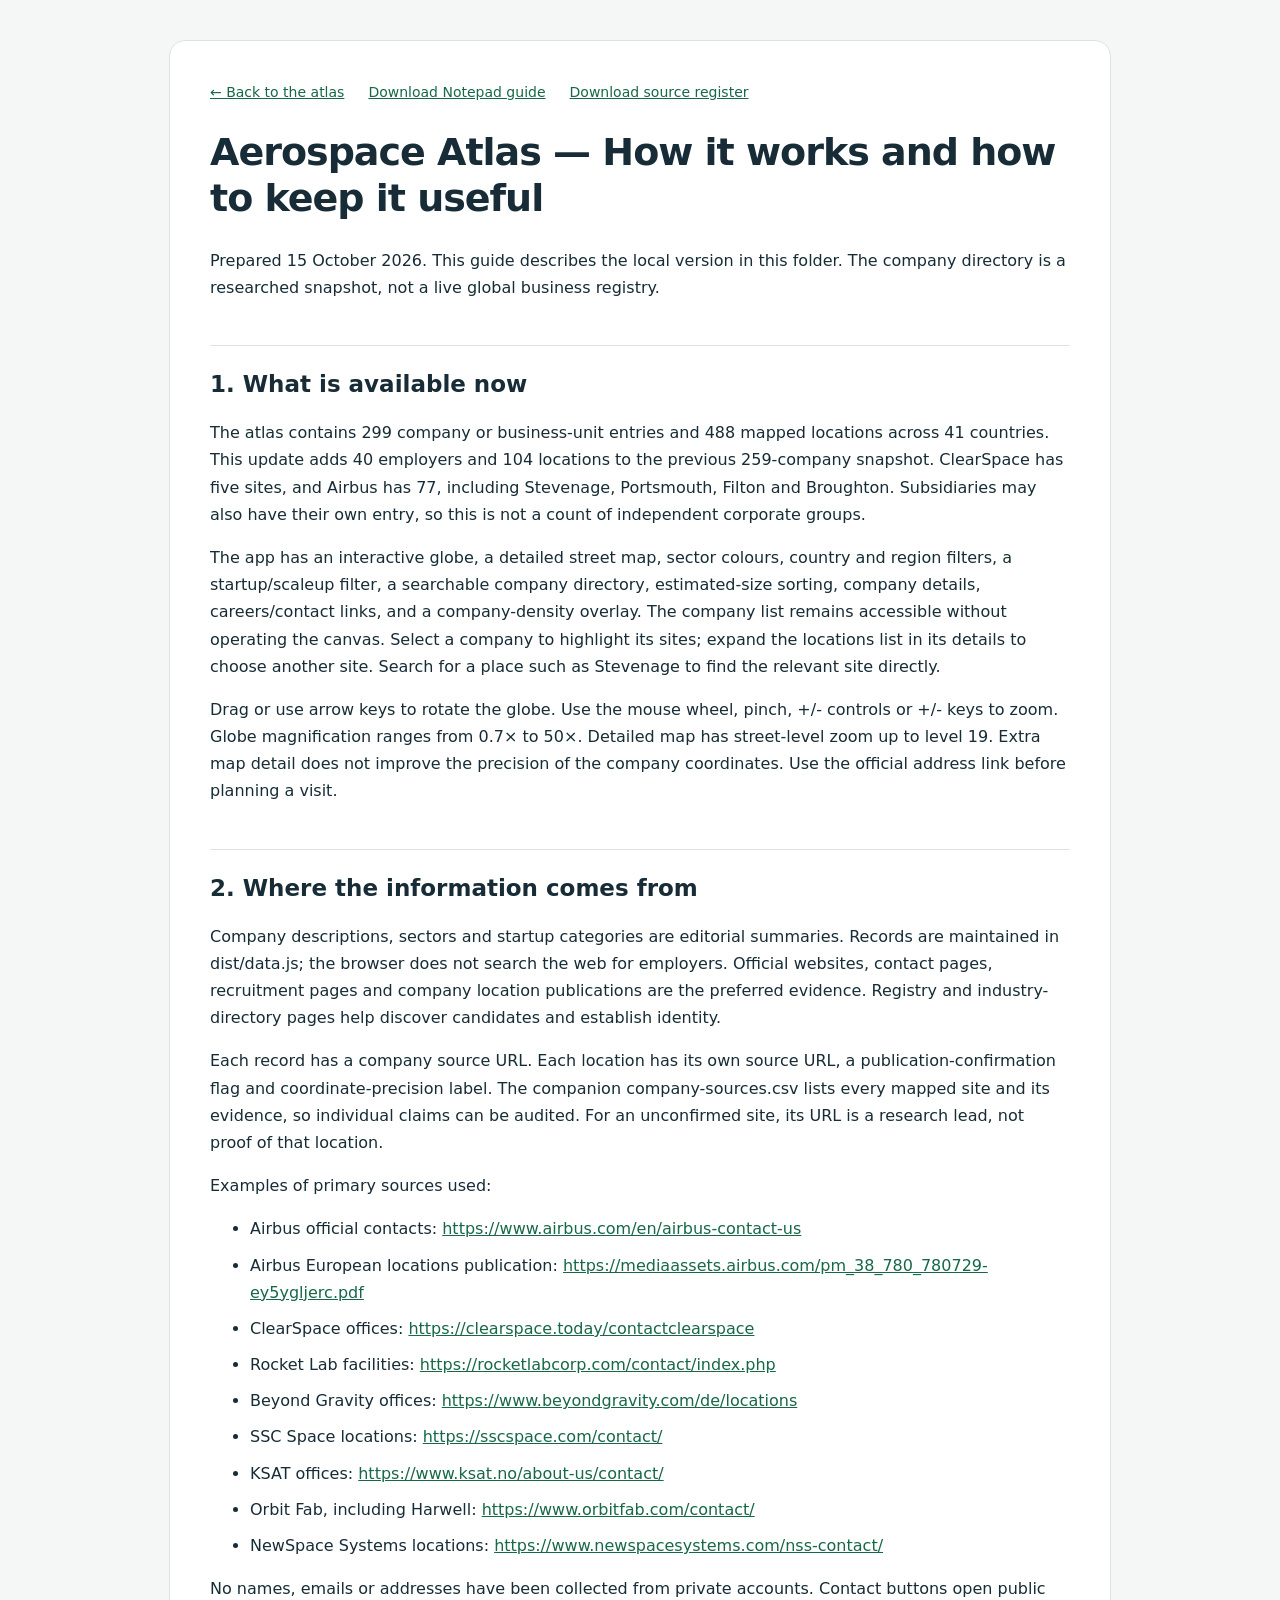
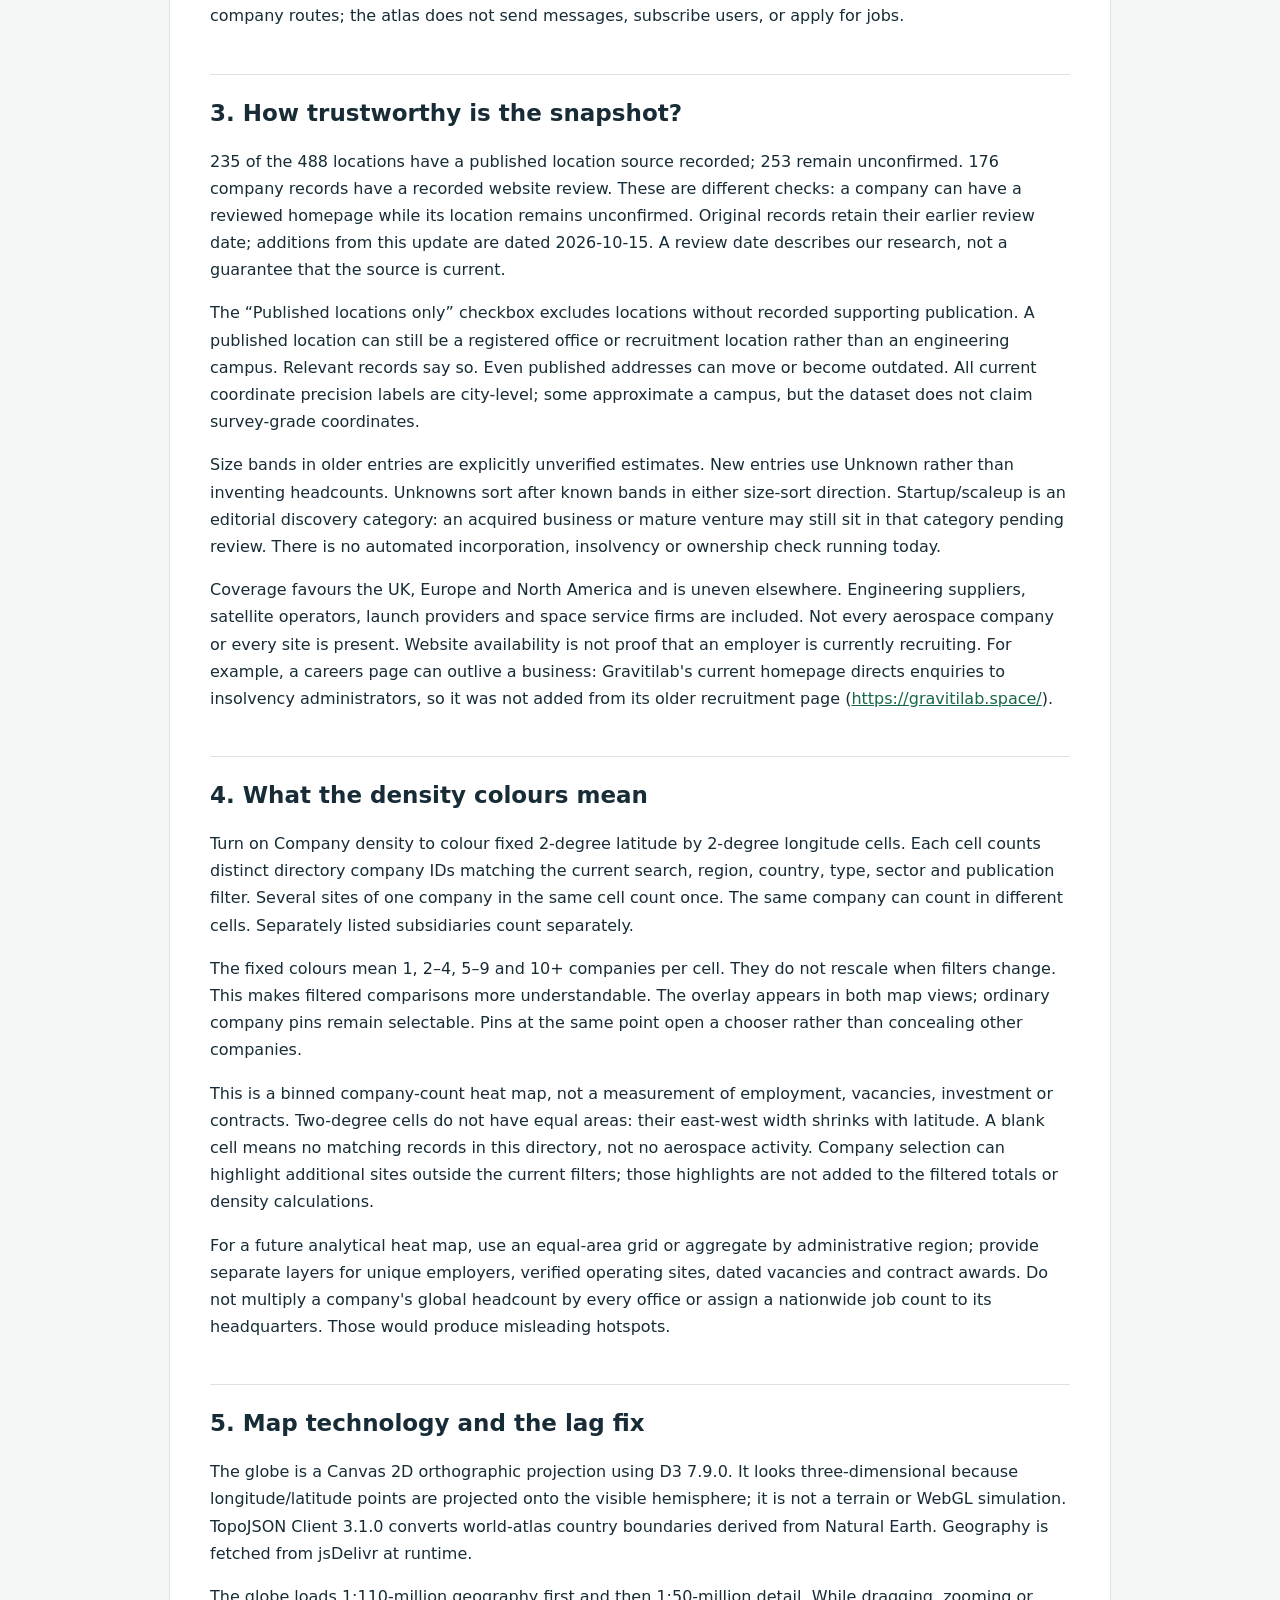
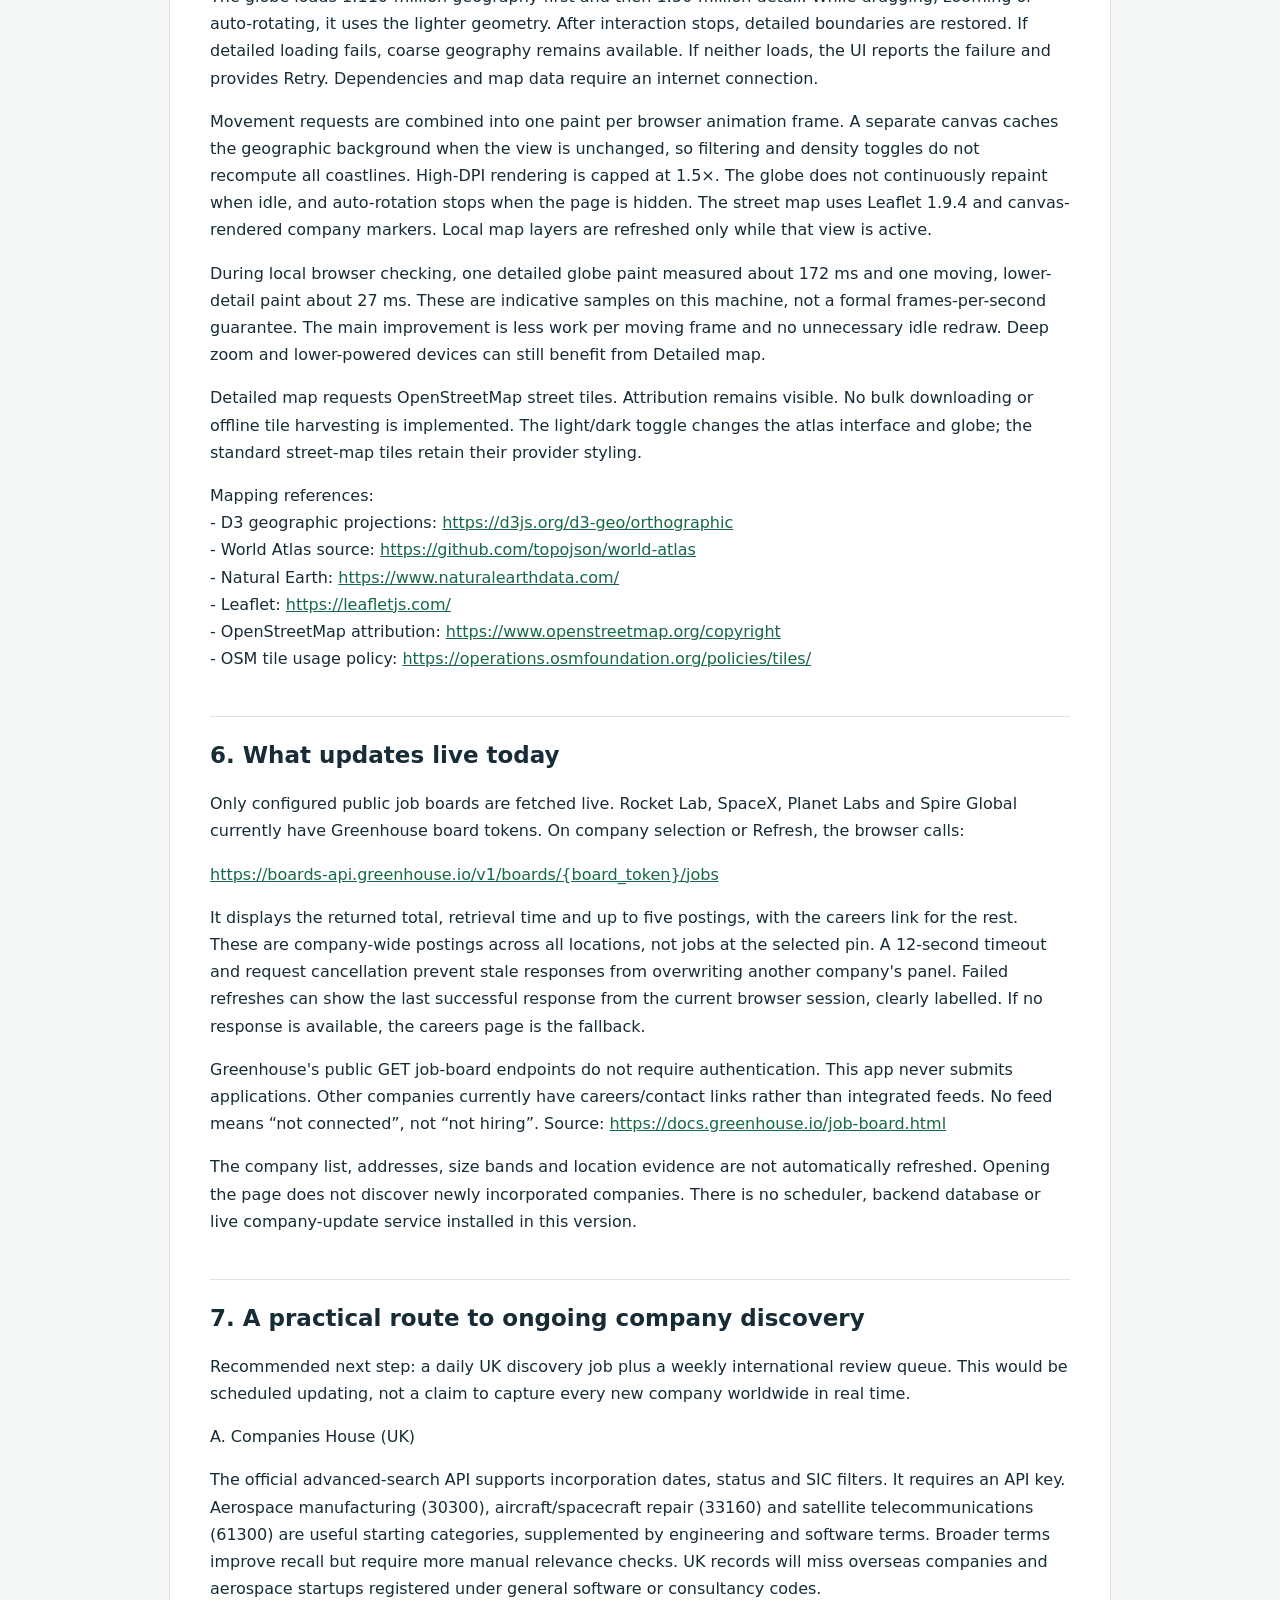
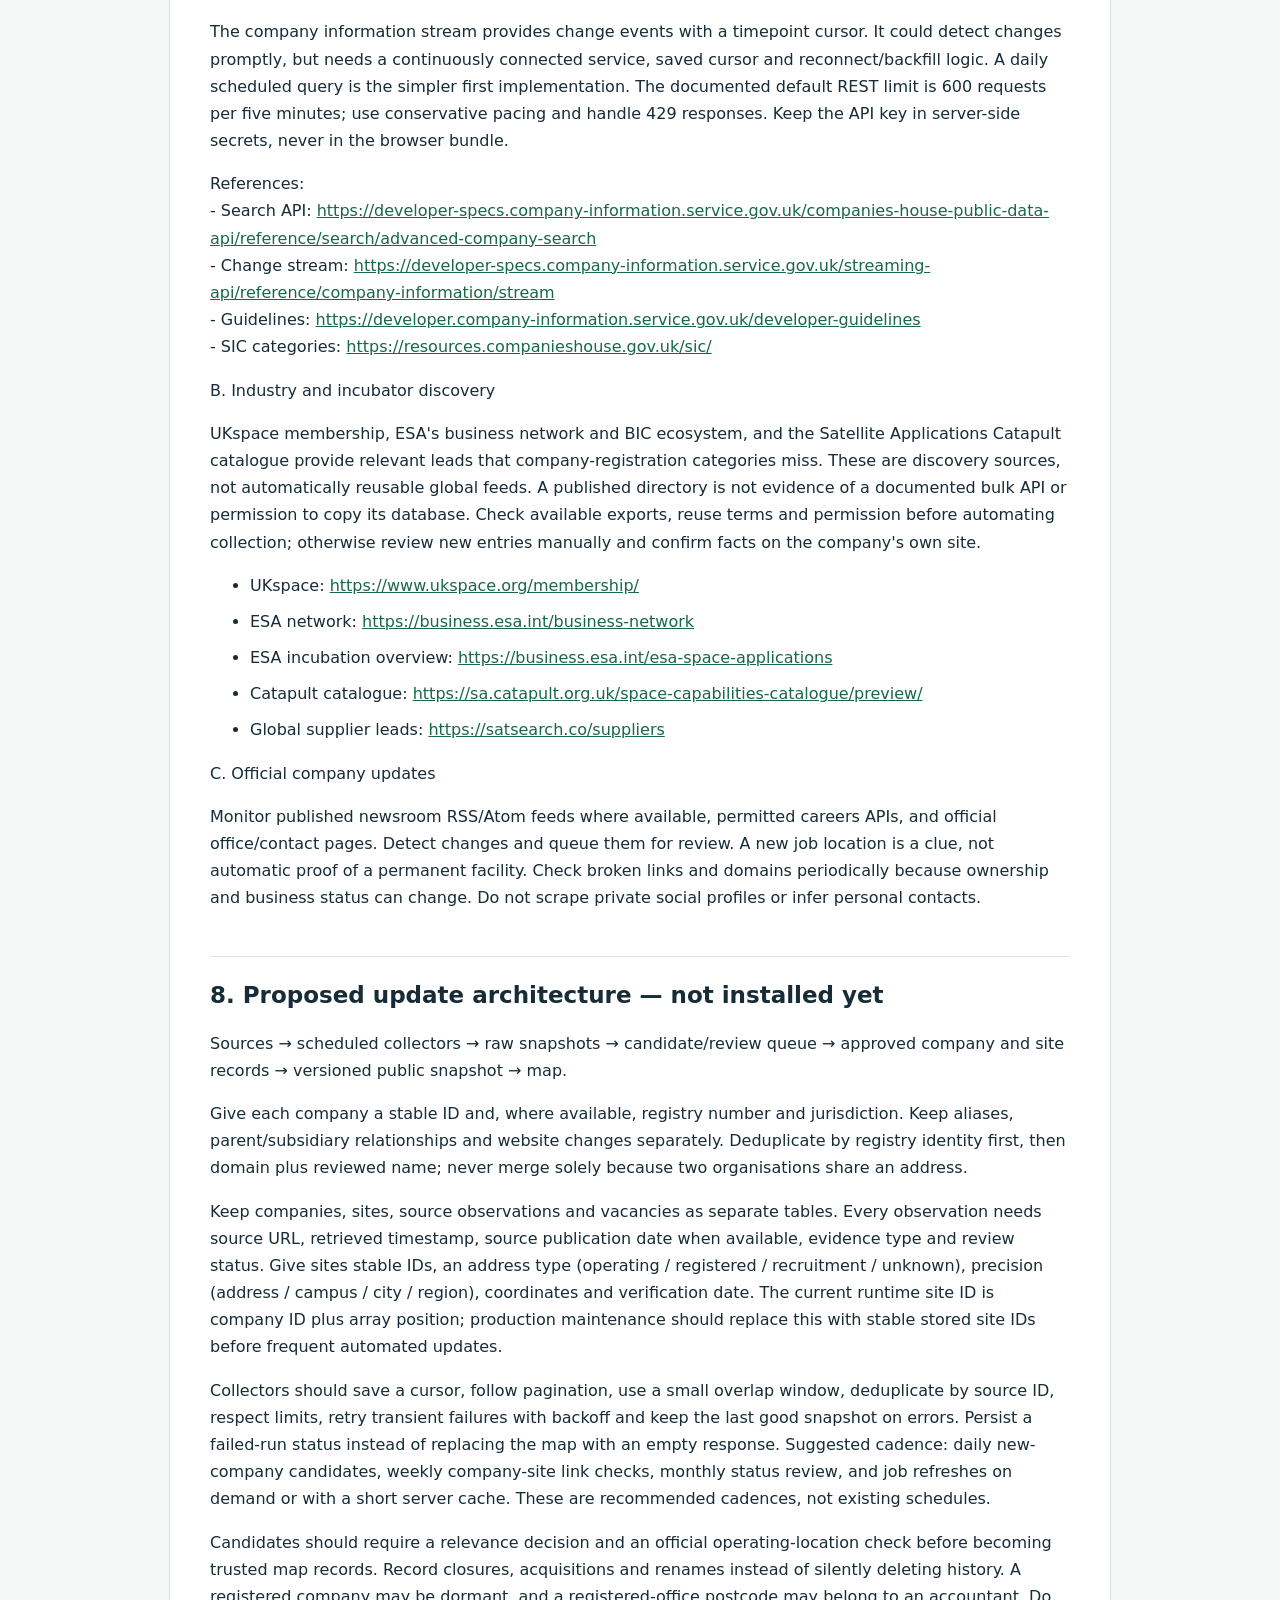
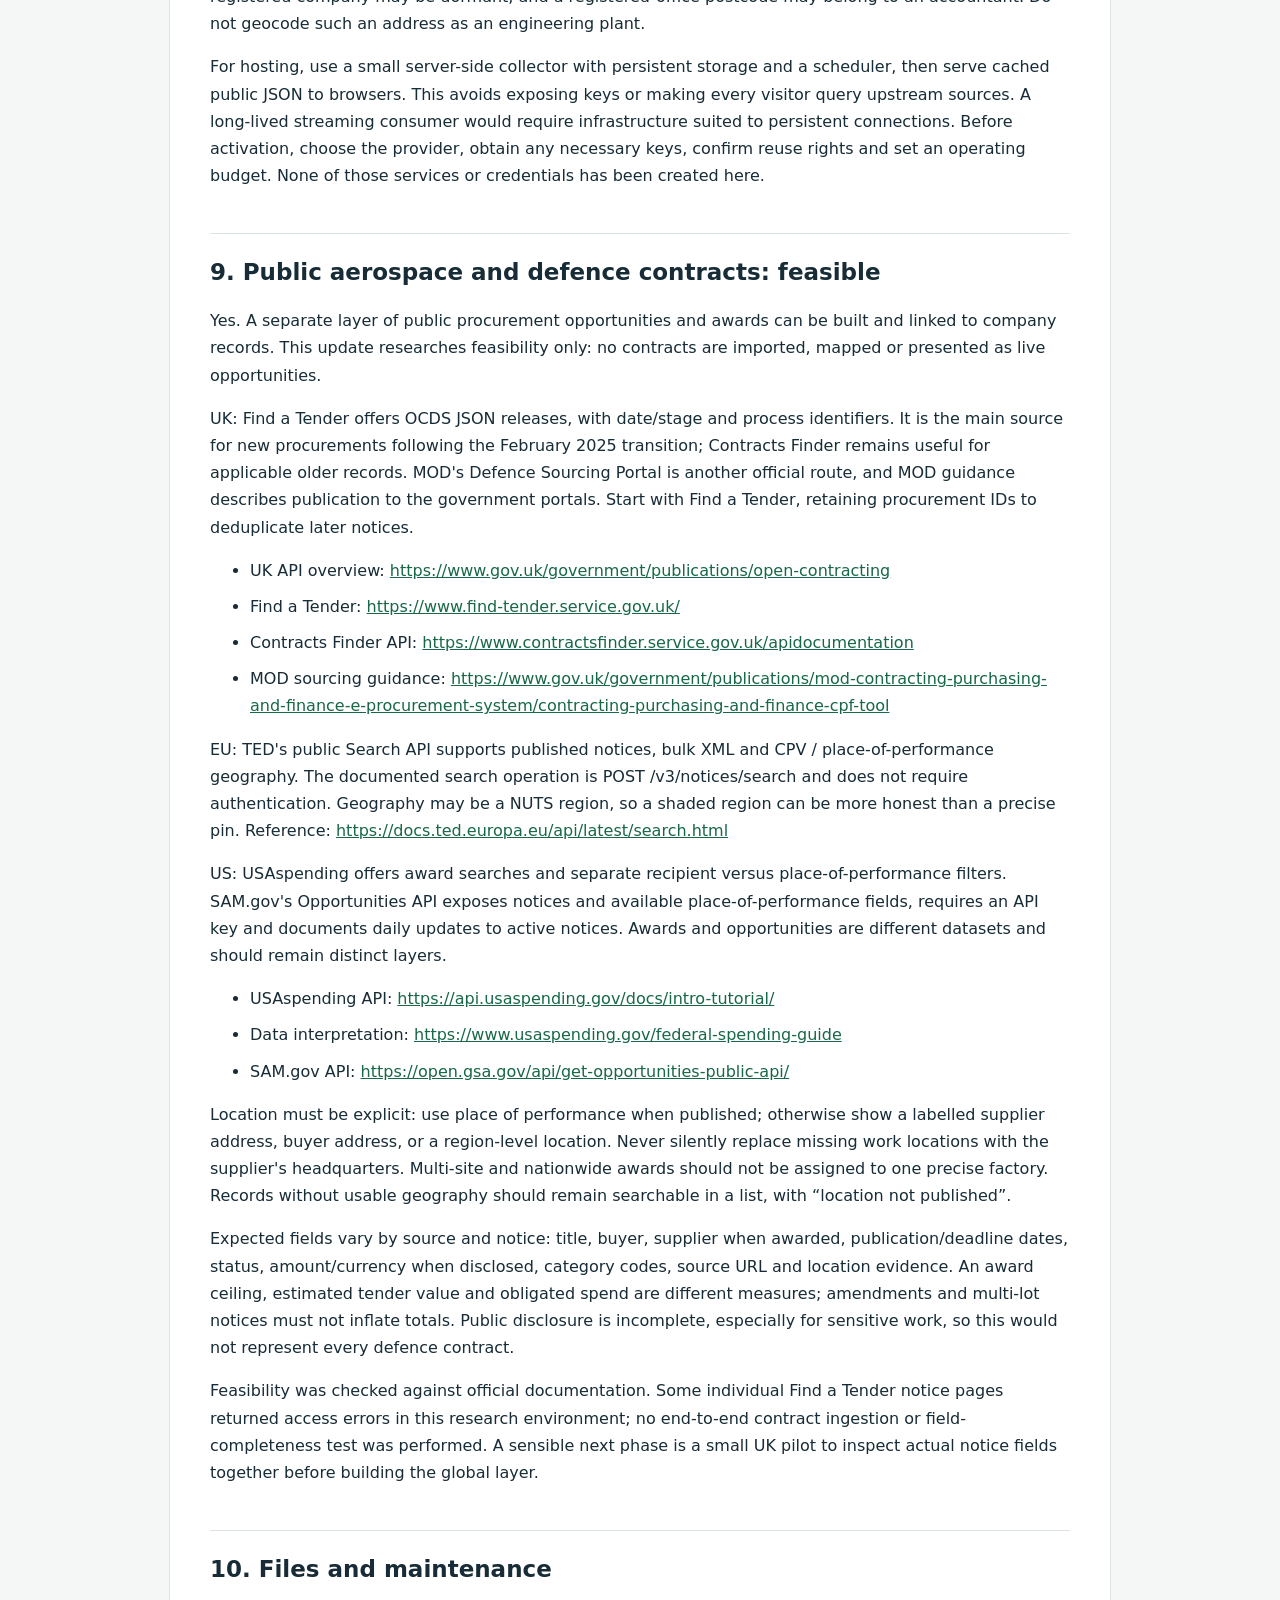
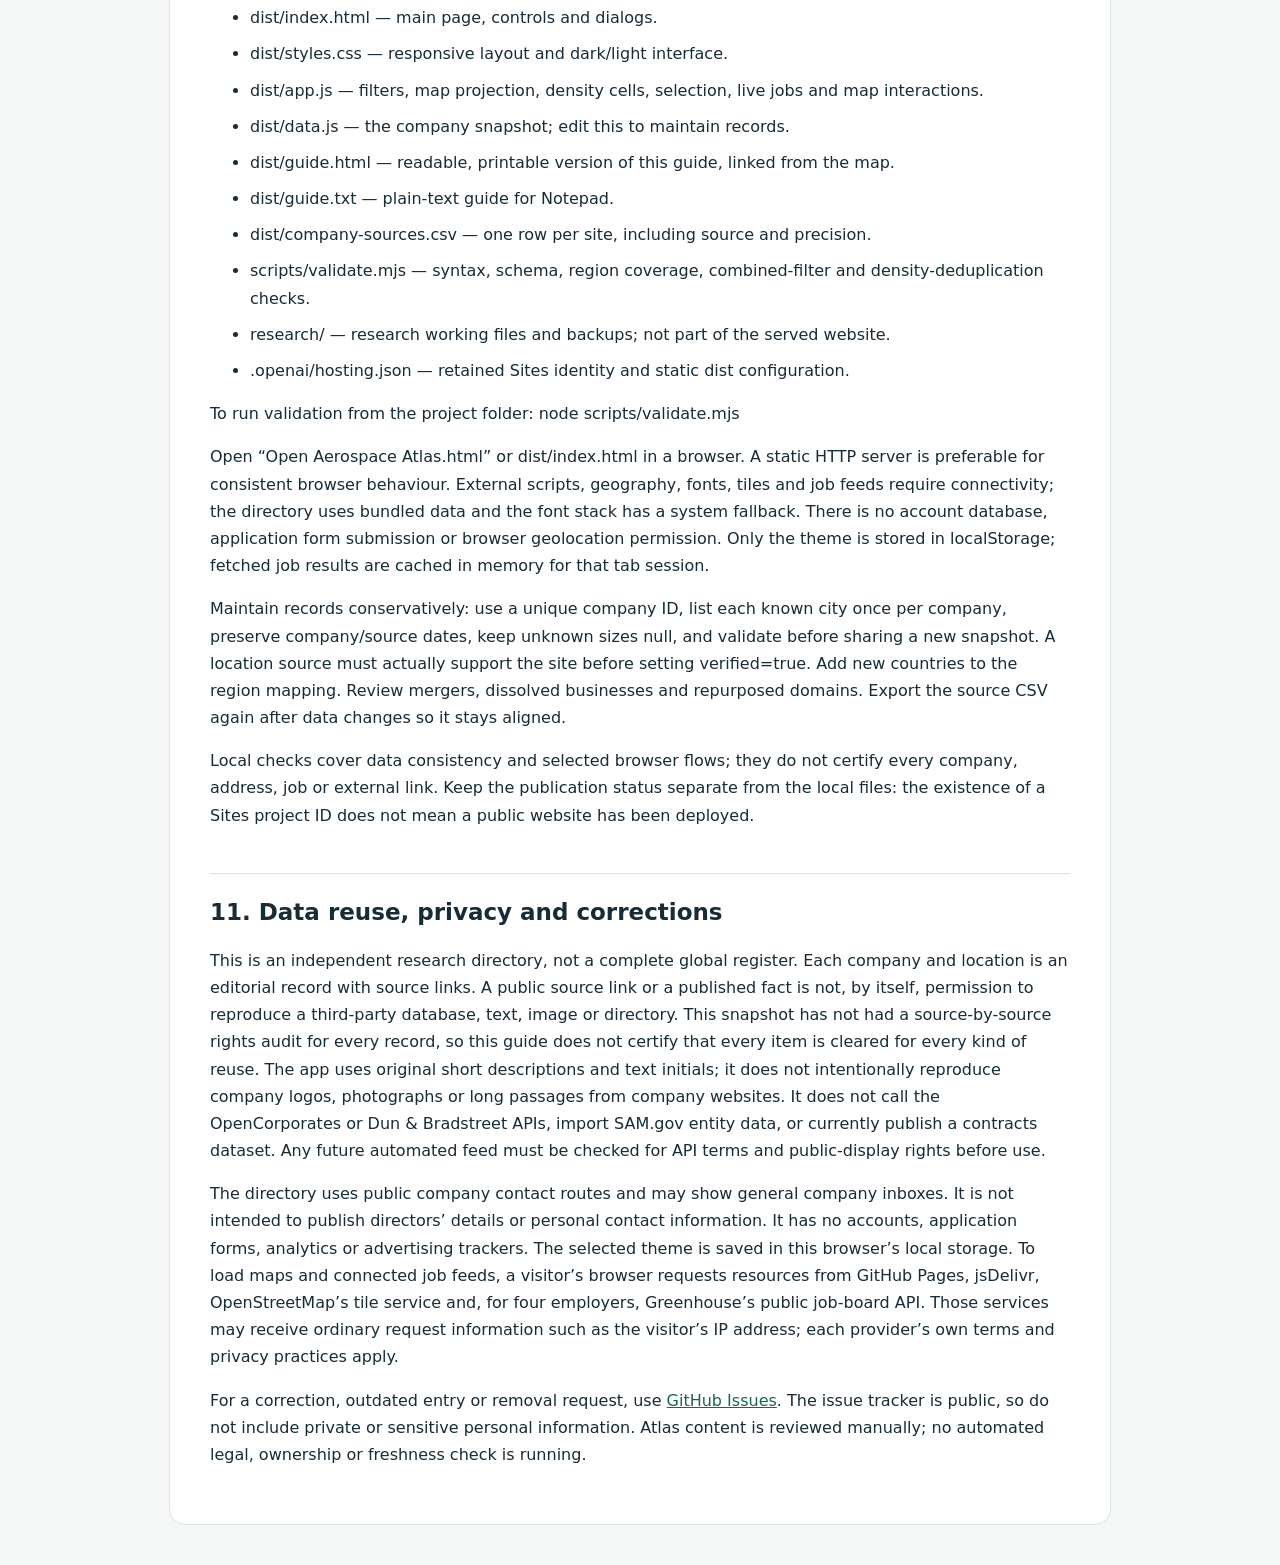
<file: atlas/guide.html>
<!doctype html><html lang="en"><meta charset="utf-8"><meta name="viewport" content="width=device-width,initial-scale=1"><title>Aerospace Atlas — Guide and data sources</title><style>body{font:16px/1.7 system-ui,sans-serif;color:#172c36;background:#f4f7f6;margin:0}main{max-width:860px;margin:40px auto;padding:40px;background:white;border:1px solid #dbe4df;border-radius:16px}h1{font-size:38px;line-height:1.2;letter-spacing:-1px}h2{font-size:23px;line-height:1.3;margin-top:44px;border-top:1px solid #dbe4df;padding-top:24px}a{color:#166846;overflow-wrap:anywhere}nav{display:flex;gap:24px;flex-wrap:wrap;font-size:14px}li{margin:9px 0}@media(max-width:600px){main{margin:0;padding:24px;border:0}h1{font-size:30px}}@media print{body{background:white;font-size:10pt}main{border:0;margin:0;padding:0;max-width:none}nav{display:none}h2{break-after:avoid}a{color:inherit}p,li{orphans:3;widows:3}@page{size:A4;margin:18mm}}</style><main><nav><a href="index.html">← Back to the atlas</a><a href="guide.txt" download>Download Notepad guide</a><a href="company-sources.csv" download>Download source register</a></nav><h1>Aerospace Atlas — How it works and how to keep it useful</h1>
<p>Prepared 15 October 2026. This guide describes the local version in this folder. The company directory is a researched snapshot, not a live global business registry.</p>
<h2>1. What is available now</h2>
<p>The atlas contains 299 company or business-unit entries and 488 mapped locations across 41 countries. This update adds 40 employers and 104 locations to the previous 259-company snapshot. ClearSpace has five sites, and Airbus has 77, including Stevenage, Portsmouth, Filton and Broughton. Subsidiaries may also have their own entry, so this is not a count of independent corporate groups.</p>
<p>The app has an interactive globe, a detailed street map, sector colours, country and region filters, a startup/scaleup filter, a searchable company directory, estimated-size sorting, company details, careers/contact links, and a company-density overlay. The company list remains accessible without operating the canvas. Select a company to highlight its sites; expand the locations list in its details to choose another site. Search for a place such as Stevenage to find the relevant site directly.</p>
<p>Drag or use arrow keys to rotate the globe. Use the mouse wheel, pinch, +/- controls or +/- keys to zoom. Globe magnification ranges from 0.7× to 50×. Detailed map has street-level zoom up to level 19. Extra map detail does not improve the precision of the company coordinates. Use the official address link before planning a visit.</p>
<h2>2. Where the information comes from</h2>
<p>Company descriptions, sectors and startup categories are editorial summaries. Records are maintained in dist/data.js; the browser does not search the web for employers. Official websites, contact pages, recruitment pages and company location publications are the preferred evidence. Registry and industry-directory pages help discover candidates and establish identity.</p>
<p>Each record has a company source URL. Each location has its own source URL, a publication-confirmation flag and coordinate-precision label. The companion company-sources.csv lists every mapped site and its evidence, so individual claims can be audited. For an unconfirmed site, its URL is a research lead, not proof of that location.</p>
<p>Examples of primary sources used:</p>
<ul><li>Airbus official contacts: <a href="https://www.airbus.com/en/airbus-contact-us">https://www.airbus.com/en/airbus-contact-us</a></li><li>Airbus European locations publication: <a href="https://mediaassets.airbus.com/pm_38_780_780729-ey5ygljerc.pdf">https://mediaassets.airbus.com/pm_38_780_780729-ey5ygljerc.pdf</a></li><li>ClearSpace offices: <a href="https://clearspace.today/contactclearspace">https://clearspace.today/contactclearspace</a></li><li>Rocket Lab facilities: <a href="https://rocketlabcorp.com/contact/index.php">https://rocketlabcorp.com/contact/index.php</a></li><li>Beyond Gravity offices: <a href="https://www.beyondgravity.com/de/locations">https://www.beyondgravity.com/de/locations</a></li><li>SSC Space locations: <a href="https://sscspace.com/contact/">https://sscspace.com/contact/</a></li><li>KSAT offices: <a href="https://www.ksat.no/about-us/contact/">https://www.ksat.no/about-us/contact/</a></li><li>Orbit Fab, including Harwell: <a href="https://www.orbitfab.com/contact/">https://www.orbitfab.com/contact/</a></li><li>NewSpace Systems locations: <a href="https://www.newspacesystems.com/nss-contact/">https://www.newspacesystems.com/nss-contact/</a></li></ul>
<p>No names, emails or addresses have been collected from private accounts. Contact buttons open public company routes; the atlas does not send messages, subscribe users, or apply for jobs.</p>
<h2>3. How trustworthy is the snapshot?</h2>
<p>235 of the 488 locations have a published location source recorded; 253 remain unconfirmed. 176 company records have a recorded website review. These are different checks: a company can have a reviewed homepage while its location remains unconfirmed. Original records retain their earlier review date; additions from this update are dated 2026-10-15. A review date describes our research, not a guarantee that the source is current.</p>
<p>The “Published locations only” checkbox excludes locations without recorded supporting publication. A published location can still be a registered office or recruitment location rather than an engineering campus. Relevant records say so. Even published addresses can move or become outdated. All current coordinate precision labels are city-level; some approximate a campus, but the dataset does not claim survey-grade coordinates.</p>
<p>Size bands in older entries are explicitly unverified estimates. New entries use Unknown rather than inventing headcounts. Unknowns sort after known bands in either size-sort direction. Startup/scaleup is an editorial discovery category: an acquired business or mature venture may still sit in that category pending review. There is no automated incorporation, insolvency or ownership check running today.</p>
<p>Coverage favours the UK, Europe and North America and is uneven elsewhere. Engineering suppliers, satellite operators, launch providers and space service firms are included. Not every aerospace company or every site is present. Website availability is not proof that an employer is currently recruiting. For example, a careers page can outlive a business: Gravitilab&#39;s current homepage directs enquiries to insolvency administrators, so it was not added from its older recruitment page (<a href="https://gravitilab.space/">https://gravitilab.space/</a>).</p>
<h2>4. What the density colours mean</h2>
<p>Turn on Company density to colour fixed 2-degree latitude by 2-degree longitude cells. Each cell counts distinct directory company IDs matching the current search, region, country, type, sector and publication filter. Several sites of one company in the same cell count once. The same company can count in different cells. Separately listed subsidiaries count separately.</p>
<p>The fixed colours mean 1, 2–4, 5–9 and 10+ companies per cell. They do not rescale when filters change. This makes filtered comparisons more understandable. The overlay appears in both map views; ordinary company pins remain selectable. Pins at the same point open a chooser rather than concealing other companies.</p>
<p>This is a binned company-count heat map, not a measurement of employment, vacancies, investment or contracts. Two-degree cells do not have equal areas: their east-west width shrinks with latitude. A blank cell means no matching records in this directory, not no aerospace activity. Company selection can highlight additional sites outside the current filters; those highlights are not added to the filtered totals or density calculations.</p>
<p>For a future analytical heat map, use an equal-area grid or aggregate by administrative region; provide separate layers for unique employers, verified operating sites, dated vacancies and contract awards. Do not multiply a company&#39;s global headcount by every office or assign a nationwide job count to its headquarters. Those would produce misleading hotspots.</p>
<h2>5. Map technology and the lag fix</h2>
<p>The globe is a Canvas 2D orthographic projection using D3 7.9.0. It looks three-dimensional because longitude/latitude points are projected onto the visible hemisphere; it is not a terrain or WebGL simulation. TopoJSON Client 3.1.0 converts world-atlas country boundaries derived from Natural Earth. Geography is fetched from jsDelivr at runtime.</p>
<p>The globe loads 1:110-million geography first and then 1:50-million detail. While dragging, zooming or auto-rotating, it uses the lighter geometry. After interaction stops, detailed boundaries are restored. If detailed loading fails, coarse geography remains available. If neither loads, the UI reports the failure and provides Retry. Dependencies and map data require an internet connection.</p>
<p>Movement requests are combined into one paint per browser animation frame. A separate canvas caches the geographic background when the view is unchanged, so filtering and density toggles do not recompute all coastlines. High-DPI rendering is capped at 1.5×. The globe does not continuously repaint when idle, and auto-rotation stops when the page is hidden. The street map uses Leaflet 1.9.4 and canvas-rendered company markers. Local map layers are refreshed only while that view is active.</p>
<p>During local browser checking, one detailed globe paint measured about 172 ms and one moving, lower-detail paint about 27 ms. These are indicative samples on this machine, not a formal frames-per-second guarantee. The main improvement is less work per moving frame and no unnecessary idle redraw. Deep zoom and lower-powered devices can still benefit from Detailed map.</p>
<p>Detailed map requests OpenStreetMap street tiles. Attribution remains visible. No bulk downloading or offline tile harvesting is implemented. The light/dark toggle changes the atlas interface and globe; the standard street-map tiles retain their provider styling.</p>
<p>Mapping references:<br>- D3 geographic projections: <a href="https://d3js.org/d3-geo/orthographic">https://d3js.org/d3-geo/orthographic</a><br>- World Atlas source: <a href="https://github.com/topojson/world-atlas">https://github.com/topojson/world-atlas</a><br>- Natural Earth: <a href="https://www.naturalearthdata.com/">https://www.naturalearthdata.com/</a><br>- Leaflet: <a href="https://leafletjs.com/">https://leafletjs.com/</a><br>- OpenStreetMap attribution: <a href="https://www.openstreetmap.org/copyright">https://www.openstreetmap.org/copyright</a><br>- OSM tile usage policy: <a href="https://operations.osmfoundation.org/policies/tiles/">https://operations.osmfoundation.org/policies/tiles/</a></p>
<h2>6. What updates live today</h2>
<p>Only configured public job boards are fetched live. Rocket Lab, SpaceX, Planet Labs and Spire Global currently have Greenhouse board tokens. On company selection or Refresh, the browser calls:</p>
<p><a href="https://boards-api.greenhouse.io/v1/boards/{board_token}/jobs">https://boards-api.greenhouse.io/v1/boards/{board_token}/jobs</a></p>
<p>It displays the returned total, retrieval time and up to five postings, with the careers link for the rest. These are company-wide postings across all locations, not jobs at the selected pin. A 12-second timeout and request cancellation prevent stale responses from overwriting another company&#39;s panel. Failed refreshes can show the last successful response from the current browser session, clearly labelled. If no response is available, the careers page is the fallback.</p>
<p>Greenhouse&#39;s public GET job-board endpoints do not require authentication. This app never submits applications. Other companies currently have careers/contact links rather than integrated feeds. No feed means “not connected”, not “not hiring”. Source: <a href="https://docs.greenhouse.io/job-board.html">https://docs.greenhouse.io/job-board.html</a></p>
<p>The company list, addresses, size bands and location evidence are not automatically refreshed. Opening the page does not discover newly incorporated companies. There is no scheduler, backend database or live company-update service installed in this version.</p>
<h2>7. A practical route to ongoing company discovery</h2>
<p>Recommended next step: a daily UK discovery job plus a weekly international review queue. This would be scheduled updating, not a claim to capture every new company worldwide in real time.</p>
<p>A. Companies House (UK)</p>
<p>The official advanced-search API supports incorporation dates, status and SIC filters. It requires an API key. Aerospace manufacturing (30300), aircraft/spacecraft repair (33160) and satellite telecommunications (61300) are useful starting categories, supplemented by engineering and software terms. Broader terms improve recall but require more manual relevance checks. UK records will miss overseas companies and aerospace startups registered under general software or consultancy codes.</p>
<p>The company information stream provides change events with a timepoint cursor. It could detect changes promptly, but needs a continuously connected service, saved cursor and reconnect/backfill logic. A daily scheduled query is the simpler first implementation. The documented default REST limit is 600 requests per five minutes; use conservative pacing and handle 429 responses. Keep the API key in server-side secrets, never in the browser bundle.</p>
<p>References:<br>- Search API: <a href="https://developer-specs.company-information.service.gov.uk/companies-house-public-data-api/reference/search/advanced-company-search">https://developer-specs.company-information.service.gov.uk/companies-house-public-data-api/reference/search/advanced-company-search</a><br>- Change stream: <a href="https://developer-specs.company-information.service.gov.uk/streaming-api/reference/company-information/stream">https://developer-specs.company-information.service.gov.uk/streaming-api/reference/company-information/stream</a><br>- Guidelines: <a href="https://developer.company-information.service.gov.uk/developer-guidelines">https://developer.company-information.service.gov.uk/developer-guidelines</a><br>- SIC categories: <a href="https://resources.companieshouse.gov.uk/sic/">https://resources.companieshouse.gov.uk/sic/</a></p>
<p>B. Industry and incubator discovery</p>
<p>UKspace membership, ESA&#39;s business network and BIC ecosystem, and the Satellite Applications Catapult catalogue provide relevant leads that company-registration categories miss. These are discovery sources, not automatically reusable global feeds. A published directory is not evidence of a documented bulk API or permission to copy its database. Check available exports, reuse terms and permission before automating collection; otherwise review new entries manually and confirm facts on the company&#39;s own site.</p>
<ul><li>UKspace: <a href="https://www.ukspace.org/membership/">https://www.ukspace.org/membership/</a></li><li>ESA network: <a href="https://business.esa.int/business-network">https://business.esa.int/business-network</a></li><li>ESA incubation overview: <a href="https://business.esa.int/esa-space-applications">https://business.esa.int/esa-space-applications</a></li><li>Catapult catalogue: <a href="https://sa.catapult.org.uk/space-capabilities-catalogue/preview/">https://sa.catapult.org.uk/space-capabilities-catalogue/preview/</a></li><li>Global supplier leads: <a href="https://satsearch.co/suppliers">https://satsearch.co/suppliers</a></li></ul>
<p>C. Official company updates</p>
<p>Monitor published newsroom RSS/Atom feeds where available, permitted careers APIs, and official office/contact pages. Detect changes and queue them for review. A new job location is a clue, not automatic proof of a permanent facility. Check broken links and domains periodically because ownership and business status can change. Do not scrape private social profiles or infer personal contacts.</p>
<h2>8. Proposed update architecture — not installed yet</h2>
<p>Sources → scheduled collectors → raw snapshots → candidate/review queue → approved company and site records → versioned public snapshot → map.</p>
<p>Give each company a stable ID and, where available, registry number and jurisdiction. Keep aliases, parent/subsidiary relationships and website changes separately. Deduplicate by registry identity first, then domain plus reviewed name; never merge solely because two organisations share an address.</p>
<p>Keep companies, sites, source observations and vacancies as separate tables. Every observation needs source URL, retrieved timestamp, source publication date when available, evidence type and review status. Give sites stable IDs, an address type (operating / registered / recruitment / unknown), precision (address / campus / city / region), coordinates and verification date. The current runtime site ID is company ID plus array position; production maintenance should replace this with stable stored site IDs before frequent automated updates.</p>
<p>Collectors should save a cursor, follow pagination, use a small overlap window, deduplicate by source ID, respect limits, retry transient failures with backoff and keep the last good snapshot on errors. Persist a failed-run status instead of replacing the map with an empty response. Suggested cadence: daily new-company candidates, weekly company-site link checks, monthly status review, and job refreshes on demand or with a short server cache. These are recommended cadences, not existing schedules.</p>
<p>Candidates should require a relevance decision and an official operating-location check before becoming trusted map records. Record closures, acquisitions and renames instead of silently deleting history. A registered company may be dormant, and a registered-office postcode may belong to an accountant. Do not geocode such an address as an engineering plant.</p>
<p>For hosting, use a small server-side collector with persistent storage and a scheduler, then serve cached public JSON to browsers. This avoids exposing keys or making every visitor query upstream sources. A long-lived streaming consumer would require infrastructure suited to persistent connections. Before activation, choose the provider, obtain any necessary keys, confirm reuse rights and set an operating budget. None of those services or credentials has been created here.</p>
<h2>9. Public aerospace and defence contracts: feasible</h2>
<p>Yes. A separate layer of public procurement opportunities and awards can be built and linked to company records. This update researches feasibility only: no contracts are imported, mapped or presented as live opportunities.</p>
<p>UK: Find a Tender offers OCDS JSON releases, with date/stage and process identifiers. It is the main source for new procurements following the February 2025 transition; Contracts Finder remains useful for applicable older records. MOD&#39;s Defence Sourcing Portal is another official route, and MOD guidance describes publication to the government portals. Start with Find a Tender, retaining procurement IDs to deduplicate later notices.</p>
<ul><li>UK API overview: <a href="https://www.gov.uk/government/publications/open-contracting">https://www.gov.uk/government/publications/open-contracting</a></li><li>Find a Tender: <a href="https://www.find-tender.service.gov.uk/">https://www.find-tender.service.gov.uk/</a></li><li>Contracts Finder API: <a href="https://www.contractsfinder.service.gov.uk/apidocumentation">https://www.contractsfinder.service.gov.uk/apidocumentation</a></li><li>MOD sourcing guidance: <a href="https://www.gov.uk/government/publications/mod-contracting-purchasing-and-finance-e-procurement-system/contracting-purchasing-and-finance-cpf-tool">https://www.gov.uk/government/publications/mod-contracting-purchasing-and-finance-e-procurement-system/contracting-purchasing-and-finance-cpf-tool</a></li></ul>
<p>EU: TED&#39;s public Search API supports published notices, bulk XML and CPV / place-of-performance geography. The documented search operation is POST /v3/notices/search and does not require authentication. Geography may be a NUTS region, so a shaded region can be more honest than a precise pin. Reference: <a href="https://docs.ted.europa.eu/api/latest/search.html">https://docs.ted.europa.eu/api/latest/search.html</a></p>
<p>US: USAspending offers award searches and separate recipient versus place-of-performance filters. SAM.gov&#39;s Opportunities API exposes notices and available place-of-performance fields, requires an API key and documents daily updates to active notices. Awards and opportunities are different datasets and should remain distinct layers.</p>
<ul><li>USAspending API: <a href="https://api.usaspending.gov/docs/intro-tutorial/">https://api.usaspending.gov/docs/intro-tutorial/</a></li><li>Data interpretation: <a href="https://www.usaspending.gov/federal-spending-guide">https://www.usaspending.gov/federal-spending-guide</a></li><li>SAM.gov API: <a href="https://open.gsa.gov/api/get-opportunities-public-api/">https://open.gsa.gov/api/get-opportunities-public-api/</a></li></ul>
<p>Location must be explicit: use place of performance when published; otherwise show a labelled supplier address, buyer address, or a region-level location. Never silently replace missing work locations with the supplier&#39;s headquarters. Multi-site and nationwide awards should not be assigned to one precise factory. Records without usable geography should remain searchable in a list, with “location not published”.</p>
<p>Expected fields vary by source and notice: title, buyer, supplier when awarded, publication/deadline dates, status, amount/currency when disclosed, category codes, source URL and location evidence. An award ceiling, estimated tender value and obligated spend are different measures; amendments and multi-lot notices must not inflate totals. Public disclosure is incomplete, especially for sensitive work, so this would not represent every defence contract.</p>
<p>Feasibility was checked against official documentation. Some individual Find a Tender notice pages returned access errors in this research environment; no end-to-end contract ingestion or field-completeness test was performed. A sensible next phase is a small UK pilot to inspect actual notice fields together before building the global layer.</p>
<h2>10. Files and maintenance</h2>
<ul><li>dist/index.html — main page, controls and dialogs.</li><li>dist/styles.css — responsive layout and dark/light interface.</li><li>dist/app.js — filters, map projection, density cells, selection, live jobs and map interactions.</li><li>dist/data.js — the company snapshot; edit this to maintain records.</li><li>dist/guide.html — readable, printable version of this guide, linked from the map.</li><li>dist/guide.txt — plain-text guide for Notepad.</li><li>dist/company-sources.csv — one row per site, including source and precision.</li><li>scripts/validate.mjs — syntax, schema, region coverage, combined-filter and density-deduplication checks.</li><li>research/ — research working files and backups; not part of the served website.</li><li>.openai/hosting.json — retained Sites identity and static dist configuration.</li></ul>
<p>To run validation from the project folder: node scripts/validate.mjs</p>
<p>Open “Open Aerospace Atlas.html” or dist/index.html in a browser. A static HTTP server is preferable for consistent browser behaviour. External scripts, geography, fonts, tiles and job feeds require connectivity; the directory uses bundled data and the font stack has a system fallback. There is no account database, application form submission or browser geolocation permission. Only the theme is stored in localStorage; fetched job results are cached in memory for that tab session.</p>
<p>Maintain records conservatively: use a unique company ID, list each known city once per company, preserve company/source dates, keep unknown sizes null, and validate before sharing a new snapshot. A location source must actually support the site before setting verified=true. Add new countries to the region mapping. Review mergers, dissolved businesses and repurposed domains. Export the source CSV again after data changes so it stays aligned.</p>
<p>Local checks cover data consistency and selected browser flows; they do not certify every company, address, job or external link. Keep the publication status separate from the local files: the existence of a Sites project ID does not mean a public website has been deployed.<br></p><h2>11. Data reuse, privacy and corrections</h2><p>This is an independent research directory, not a complete global register. Each company and location is an editorial record with source links. A public source link or a published fact is not, by itself, permission to reproduce a third-party database, text, image or directory. This snapshot has not had a source-by-source rights audit for every record, so this guide does not certify that every item is cleared for every kind of reuse. The app uses original short descriptions and text initials; it does not intentionally reproduce company logos, photographs or long passages from company websites. It does not call the OpenCorporates or Dun &amp; Bradstreet APIs, import SAM.gov entity data, or currently publish a contracts dataset. Any future automated feed must be checked for API terms and public-display rights before use.</p><p>The directory uses public company contact routes and may show general company inboxes. It is not intended to publish directors’ details or personal contact information. It has no accounts, application forms, analytics or advertising trackers. The selected theme is saved in this browser’s local storage. To load maps and connected job feeds, a visitor’s browser requests resources from GitHub Pages, jsDelivr, OpenStreetMap’s tile service and, for four employers, Greenhouse’s public job-board API. Those services may receive ordinary request information such as the visitor’s IP address; each provider’s own terms and privacy practices apply.</p><p>For a correction, outdated entry or removal request, use <a href="https://github.com/AndreasPoimen/flight-deck/issues">GitHub Issues</a>. The issue tracker is public, so do not include private or sensitive personal information. Atlas content is reviewed manually; no automated legal, ownership or freshness check is running.</p></main></html>
</file>
<file: hub.css>
:root{color-scheme:dark;--bg:#071521;--panel:#0b1d2b;--line:rgba(166,207,222,.13);--ink:#eaf5f5;--muted:#94aab4;--teal:#61e1d1;--amber:#e4ae67;--mono:'DM Mono',ui-monospace,monospace;--sans:'Manrope',Inter,system-ui,sans-serif}*{box-sizing:border-box}html{scroll-behavior:smooth}body{margin:0;background:radial-gradient(ellipse at 74% 7%,rgba(33,102,121,.19),transparent 36%),var(--bg);color:var(--ink);font-family:var(--sans);overflow-x:hidden}.sky-noise{pointer-events:none;position:fixed;inset:0;opacity:.2;background-image:linear-gradient(rgba(111,164,183,.045) 1px,transparent 1px),linear-gradient(90deg,rgba(111,164,183,.045) 1px,transparent 1px);background-size:58px 58px;mask-image:linear-gradient(to bottom,black,transparent 75%)}.topbar,main,footer{position:relative;z-index:1}.topbar{height:88px;padding:0 clamp(24px,7vw,112px);display:flex;align-items:center;justify-content:space-between;border-bottom:1px solid var(--line)}.wordmark{display:flex;align-items:center;gap:12px;color:inherit;text-decoration:none;font-size:12px;font-weight:800;letter-spacing:.13em}.mark{width:39px;height:39px;display:grid;place-items:center;border:1px solid rgba(97,225,209,.44);color:var(--teal);font:500 14px var(--mono);letter-spacing:-.08em}.mark span{color:#fff}.wordmark small{display:block;margin-top:5px;color:var(--muted);font:9px var(--mono);letter-spacing:.12em}.top-meta,.eyebrow,.coordinates,.hero-index,.scroll-link,.card-tag,.module-number,.card-kicker,.topic-row,.launch-link,.art-caption,.axis,.art-callout,.dynamics-annotation,.art-coord,.future-code,.future-status,footer,.briefing-cta{font-family:var(--mono)}.top-meta{color:#b1c0c7;font-size:10px;letter-spacing:.1em}.top-meta i,.card-tag i,.future-status span{display:inline-block;width:6px;height:6px;background:var(--teal);border-radius:50%;box-shadow:0 0 12px var(--teal);margin-right:9px}.top-divider{color:#4a6572;padding:0 7px}.hero{position:relative;min-height:565px;padding:86px clamp(24px,9vw,145px) 68px;display:grid;grid-template-columns: .94fr 1.06fr;align-items:center;gap:24px;border-bottom:1px solid var(--line)}.hero-copy{position:relative;z-index:2}.eyebrow{margin:0 0 22px;color:var(--teal);font-size:10px;letter-spacing:.16em}.eyebrow-line{display:inline-block;width:31px;height:1px;vertical-align:middle;margin-right:10px;background:var(--teal)}h1{font-size:clamp(46px,6vw,82px);line-height:1.03;letter-spacing:-.065em;margin:0;font-weight:600}h1 em{font-style:normal;color:var(--teal)}.hero-intro{max-width:425px;color:#a8bac2;font-size:15px;line-height:1.8;margin:27px 0 31px}.scroll-link{font-size:10px;letter-spacing:.1em;color:var(--ink);text-decoration:none;display:inline-flex;align-items:center;gap:11px}.scroll-link span{height:27px;width:27px;display:grid;place-items:center;border:1px solid rgba(97,225,209,.5);color:var(--teal);font-size:15px;transition:.2s}.scroll-link:hover span{transform:translateY(3px)}.coordinates{position:absolute;bottom:-68px;left:0;color:#607987;font-size:9px;letter-spacing:.12em}.coordinates span{color:var(--teal);padding:0 6px}.hero-visual{height:370px;position:relative;overflow:hidden;background:radial-gradient(ellipse at 50% 52%,rgba(49,133,145,.16),transparent 47%),linear-gradient(135deg,rgba(16,42,55,.2),rgba(7,21,33,.05))}.hero-visual:after{content:'';position:absolute;inset:0;background:linear-gradient(90deg,var(--bg) 0%,transparent 20%,transparent 85%,var(--bg) 100%),linear-gradient(0deg,var(--bg),transparent 20%,transparent 80%,var(--bg));pointer-events:none}.radar{position:absolute;border:1px solid rgba(97,225,209,.15);border-radius:50%;aspect-ratio:1;left:51%;top:50%;transform:translate(-50%,-50%)}.radar-a{width:255px}.radar-b{width:380px;border-style:dashed;opacity:.65}.flight-path{position:absolute;width:78%;height:1px;background:linear-gradient(90deg,transparent,rgba(97,225,209,.45),transparent);top:54%;left:12%;transform:rotate(-18deg)}.hero-plane{position:absolute;width:94%;height:95%;left:4%;top:0;z-index:1;filter:drop-shadow(0 0 13px rgba(97,225,209,.45));animation:planeFloat 6s ease-in-out infinite}.plane-shadow{fill:rgba(97,225,209,.23);filter:blur(13px)}.plane-shape{stroke:#dffdf6;stroke-width:1.2}.plane-detail{stroke:rgba(7,21,33,.64);stroke-width:1.5}.plane-point{fill:var(--amber);filter:url(#glow)}.visual-label{position:absolute;z-index:2;color:#b9d1d7;font:9px var(--mono);letter-spacing:.12em}.visual-label b{color:var(--teal)}.label-alt{right:8%;top:22%}.label-hdg{left:5%;bottom:18%}.visual-stamp{position:absolute;z-index:2;right:7%;bottom:20%;border-left:1px solid var(--teal);padding:7px 0 7px 10px;color:var(--teal);font:9px var(--mono);letter-spacing:.08em}.visual-stamp b{display:block;margin-top:6px;color:#91aab1;font-size:8px;line-height:1.5;font-weight:400}.visual-orbit{position:absolute;z-index:2;width:5px;height:5px;border-radius:50%;background:var(--amber);top:22%;left:28%;box-shadow:0 0 14px var(--amber)}.hero-index{position:absolute;right:clamp(24px,7vw,112px);bottom:24px;color:#738e9a;font-size:9px;letter-spacing:.12em}.hero-index span{color:var(--teal)}.modules{padding:81px clamp(24px,7vw,112px) 87px;scroll-margin-top:20px}.section-head{display:flex;justify-content:space-between;align-items:end;margin-bottom:30px}.section-head .eyebrow{margin-bottom:12px}.section-head h2,.briefing h2{font-size:clamp(26px,3vw,39px);letter-spacing:-.045em;margin:0}.section-head>p{font-size:12px;line-height:1.8;color:var(--muted);margin:0 0 3px}.module-grid{display:grid;grid-template-columns:1fr 1fr;gap:19px}.module-card{position:relative;overflow:hidden;background:linear-gradient(145deg,rgba(13,34,48,.94),rgba(8,23,34,.96));border:1px solid var(--line);min-height:522px;transition:border-color .25s,transform .25s}.module-card:hover{transform:translateY(-4px);border-color:rgba(97,225,209,.42)}.card-top{position:absolute;z-index:2;left:24px;right:24px;top:21px;display:flex;align-items:center;justify-content:space-between}.module-number{font-size:10px;color:#718b95;letter-spacing:.09em}.card-tag{font-size:9px;letter-spacing:.1em;color:#a7bac0}.card-tag i{width:5px;height:5px}.engine-art,.dynamics-art{height:216px;position:relative;overflow:hidden;border-bottom:1px solid rgba(166,207,222,.08)}.engine-art{display:grid;place-items:center;color:#73cfc3;background:radial-gradient(ellipse,rgba(29,110,115,.18),transparent 64%)}.engine-art svg{width:min(82%,400px);height:150px;overflow:visible;opacity:.84}.engine-art svg g:first-child{stroke:currentColor}.engine-glow{stroke:rgba(97,225,209,.45);stroke-width:8;filter:blur(7px)}.art-caption{position:absolute;bottom:13px;left:25px;font-size:8px;letter-spacing:.15em;color:#5c8290}.card-content{padding:20px 27px 26px}.card-kicker{margin:0;color:var(--teal);font-size:9px;letter-spacing:.08em}.card-kicker span{color:#526e78;padding:0 4px}.card-content h3,.future-body h3{font-size:27px;letter-spacing:-.045em;margin:9px 0 8px}.card-description{color:#9eb0b8;font-size:12px;line-height:1.7;min-height:43px;max-width:530px;margin:0 0 17px}.topic-row{display:flex;flex-wrap:wrap;gap:7px;margin:0 0 21px}.topic-row span{color:#9fb1b8;border:1px solid rgba(154,192,205,.15);padding:6px 8px;font-size:8px;letter-spacing:.06em}.launch-link{height:43px;border-top:1px solid rgba(154,192,205,.18);display:flex;align-items:center;justify-content:space-between;color:#e8f7f4;font-size:10px;letter-spacing:.12em;text-decoration:none}.launch-link b{font:16px var(--sans);color:var(--teal);transition:transform .2s}.launch-link:hover b{transform:translate(3px,-3px)}.dynamics-art{background:radial-gradient(ellipse at 49% 55%,rgba(70,129,150,.15),transparent 64%);color:#76c2cc}.axis{position:absolute;color:var(--teal);font-size:9px;letter-spacing:.12em}.axis span{display:block;color:#6f8992;font-size:7px;margin-top:3px}.axis-x{top:27%;left:14%}.axis-y{bottom:21%;left:33%}.axis-z{top:18%;right:21%}.vector{position:absolute;height:1px;transform-origin:left;background:currentColor}.vec-l{width:89px;left:49%;top:52%;transform:rotate(-150deg);color:#68e0ce;box-shadow:0 0 7px currentColor}.vec-m{width:73px;left:49%;top:52%;transform:rotate(32deg);color:var(--amber)}.vec-d{width:61px;left:49%;top:52%;transform:rotate(87deg);color:#b3cae5}.vec-v{width:105px;left:49%;top:52%;transform:rotate(-38deg);color:#e6f7f5;border-top:1px dashed currentColor}.axis-origin{position:absolute;top:calc(52% - 4px);left:calc(49% - 4px);width:9px;height:9px;border:1px solid var(--teal);transform:rotate(45deg);background:#102c36}.art-callout{position:absolute;font-size:8px;color:#859da5;letter-spacing:.06em}.art-callout b{color:var(--amber);font-size:12px;margin-left:6px}.callout-cg{left:55%;top:58%}.callout-ac{right:5%;top:40%;font-size:7px}.callout-ac b{color:var(--teal)}.dynamics-annotation{position:absolute;bottom:14px;left:25px;font-size:8px;letter-spacing:.12em;color:#66818c}.art-coord{position:absolute;right:23px;bottom:13px;font-size:8px;color:#69828c}.card-dynamics .card-kicker{color:#88bed4}.card-dynamics .launch-link b{color:#9ed9ed}.card-future{min-height:211px;grid-column:1/-1;display:grid;grid-template-columns:.72fr 1.28fr;background:linear-gradient(100deg,rgba(16,33,45,.7),rgba(9,24,36,.8));border-style:dashed;border-color:rgba(166,207,222,.2)}.future-graphic{position:relative;overflow:hidden;min-height:210px;border-right:1px solid rgba(166,207,222,.1);background:radial-gradient(ellipse,rgba(63,128,142,.16),transparent 70%)}.future-orbit{position:absolute;width:130px;height:130px;border:1px solid rgba(97,225,209,.27);border-radius:50%;left:50%;top:50%;transform:translate(-50%,-50%)}.future-orbit:before,.future-orbit:after{content:'';position:absolute;border:1px dashed rgba(97,225,209,.19);border-radius:50%;inset:14px;transform:rotate(39deg) scaleX(.62)}.future-orbit:after{inset:29px;transform:rotate(-39deg) scaleX(.62)}.future-cross{position:absolute;left:50%;top:50%;transform:translate(-50%,-50%);color:var(--teal);font:25px var(--mono);font-weight:200}.future-code{position:absolute;right:20px;top:20px;color:#65828d;font-size:8px;letter-spacing:.1em;line-height:1.7}.future-star{position:absolute;left:27%;top:24%;color:var(--amber);font-size:10px}.future-body{padding:28px 36px;align-self:center}.soon{margin-left:9px;padding:4px 7px;border:1px solid rgba(228,174,103,.3);color:var(--amber);font-size:8px;letter-spacing:.1em}.future-body h3{font-size:22px;margin:11px 0 6px}.future-body p{font-size:12px;color:var(--muted);margin:0 0 18px}.future-status{font-size:8px;color:#6e8690;letter-spacing:.12em}.future-status span{width:5px;height:5px;background:var(--amber);box-shadow:0 0 10px var(--amber)}.briefing{margin:0 clamp(24px,7vw,112px) 72px;padding:28px 30px;display:grid;grid-template-columns:40px 1fr auto;gap:18px;align-items:center;border:1px solid var(--line);background:linear-gradient(100deg,rgba(16,41,52,.72),rgba(9,24,36,.4))}.briefing-mark{color:var(--teal);font-size:24px}.briefing .eyebrow{font-size:8px;margin:0 0 7px}.briefing h2{font-size:20px}.briefing>div>p:last-child{max-width:720px;margin:8px 0 0;color:var(--muted);font-size:11px;line-height:1.7}.briefing-cta{color:#d3e4e6;font-size:9px;text-decoration:none;letter-spacing:.08em;white-space:nowrap}.briefing-cta span{padding-left:8px;color:var(--teal)}footer{min-height:70px;padding:0 clamp(24px,7vw,112px);border-top:1px solid var(--line);display:flex;align-items:center;gap:17px;color:#718791;font-size:8px;letter-spacing:.1em}footer .footer-mark{font-size:13px;color:var(--teal);text-decoration:none}footer>span:nth-of-type(2){margin-left:auto}footer b{color:var(--teal);font-weight:400;padding:0 4px}.back-top{color:#9eb1b7;text-decoration:none}.back-top:hover{color:var(--teal)}@keyframes planeFloat{0%,100%{transform:translateY(0)}50%{transform:translateY(-7px)}}@media(max-width:950px){.hero{padding-left:7vw;padding-right:7vw;grid-template-columns:1fr .9fr}.module-grid{gap:12px}.card-content{padding-left:21px;padding-right:21px}.card-description{min-height:63px}.topic-row{gap:5px}.topic-row span{font-size:7px;padding:6px}}@media(max-width:700px){.topbar{height:72px;padding:0 20px}.top-meta{font-size:8px}.hero{padding:65px 24px 55px;display:block;min-height:700px}.hero-visual{position:absolute;inset:310px 5px 45px;height:auto;opacity:.85}.hero-intro{font-size:14px;max-width:350px}.coordinates{bottom:-388px}.hero-index{bottom:20px;right:24px}.modules{padding:61px 20px}.section-head{display:block}.section-head>p{margin-top:12px}.module-grid{grid-template-columns:1fr}.module-card{min-height:0}.engine-art,.dynamics-art{height:195px}.card-description{min-height:0}.card-future{grid-column:auto;grid-template-columns:.7fr 1.3fr;min-height:206px}.future-body{padding:24px 19px}.future-body h3{font-size:18px}.future-body p{font-size:11px;line-height:1.6}.future-status{font-size:7px}.briefing{margin:0 20px 50px;grid-template-columns:25px 1fr;padding:23px 18px;gap:10px}.briefing-cta{grid-column:2}.briefing h2{font-size:18px}footer{padding:17px 20px;min-height:70px;flex-wrap:wrap;gap:9px 14px;font-size:7px}footer>span:first-of-type{margin-right:auto}footer>span:nth-of-type(2){order:4;width:100%;margin:0}.back-top{margin-left:auto}}@media(prefers-reduced-motion:reduce){*,*:before,*:after{scroll-behavior:auto!important;animation-duration:.01ms!important;transition-duration:.01ms!important}}
/* Flight Deck: tactile destination cards and animated engineering illustrations. */
.hero{min-height:560px}.hero h1{font-size:clamp(42px,5.5vw,74px)}.hero-visual{overflow:visible}.hero-plane{width:100%;height:100%;left:0;filter:drop-shadow(0 20px 12px #0007) drop-shadow(0 0 24px #61e1d125);transform:rotate(-20deg);animation:heroCruise 9s ease-in-out infinite}.visual-stamp{right:0;bottom:11%}.motion-toggle{position:absolute;bottom:18px;left:clamp(24px,9vw,145px);font:10px var(--mono);background:#122c39;color:#bcd2dc;border:1px solid #a3d4e52b;border-radius:20px;padding:8px 13px;cursor:pointer}.motion-toggle:hover{border-color:var(--teal);color:#fff}.coordinates{display:none}.module-grid{grid-template-columns:repeat(3,minmax(0,1fr));gap:25px;perspective:1200px}.modules{padding-left:clamp(24px,5vw,90px);padding-right:clamp(24px,5vw,90px)}.module-card{--glow:97,225,209;--mx:50%;--my:25%;min-height:560px;border-radius:28px;border:1px solid rgba(var(--glow),.29);background:linear-gradient(145deg,#162e3df0,#091824);box-shadow:0 24px 45px #0005,inset 0 1px 0 #ffffff12;isolation:isolate;display:flex;flex-direction:column;transform:translateY(0) rotateX(var(--rx,0deg)) rotateY(var(--ry,0deg));transition:transform .35s ease,box-shadow .35s,border-color .35s}.module-card:before{content:'';position:absolute;inset:0;pointer-events:none;background:radial-gradient(circle at var(--mx) var(--my),rgba(var(--glow),.17),transparent 62%);opacity:.4;transition:opacity .35s;z-index:-1}.module-card:hover,.module-card:focus-within{transform:translateY(-10px) rotateX(var(--rx,0deg)) rotateY(var(--ry,0deg));border-color:rgba(var(--glow),.8);box-shadow:0 30px 65px #0008,0 0 40px rgba(var(--glow),.13),inset 0 1px 0 #ffffff22}.module-card:hover:before,.module-card:focus-within:before{opacity:1}.card-dynamics{--glow:115,185,255}.card-project{--glow:198,155,255}.card-top{top:22px;left:24px;right:24px}.card-tag{font-size:8px;color:#c2d5df}.card-tag i{background:rgb(var(--glow));box-shadow:0 0 10px rgb(var(--glow))}.scene{height:260px;flex-shrink:0;position:relative;overflow:hidden;pointer-events:none;background:radial-gradient(ellipse at 50% 60%,rgba(var(--glow),.09),transparent 70%)}.scene svg{position:relative;z-index:1;display:block;width:100%;height:100%;filter:drop-shadow(0 15px 9px #0004)}.scene-halo{position:absolute;width:180px;height:180px;border-radius:50%;top:45px;left:calc(50% - 90px);background:rgba(var(--glow),.08);box-shadow:0 0 60px rgba(var(--glow),.15);transition:background .4s,box-shadow .4s}.module-card:hover .scene-halo{background:rgba(var(--glow),.17);box-shadow:0 0 70px rgba(var(--glow),.27)}.scene-note{position:absolute;bottom:7px;left:25px;color:rgba(var(--glow),.66);font:8px var(--mono);letter-spacing:.12em}.card-content{display:flex;flex-direction:column;flex:1;padding:25px 25px 19px}.card-kicker{font-size:8px;line-height:1.7;color:rgb(var(--glow))}.card-content h3{font-size:29px;margin:10px 0 12px}.card-description{font-size:12px;line-height:1.85;min-height:0;color:#a9bdc9;flex:1}.topic-row{gap:5px;margin:15px 0 20px}.topic-row span{border-radius:20px;background:rgba(var(--glow),.045);border-color:rgba(var(--glow),.2);padding:6px 8px;font-size:7px;color:#b9cbd4}.launch-link{height:51px;color:#e7f6fc}.launch-link b{display:grid;place-items:center;width:31px;height:31px;border-radius:50%;background:rgba(var(--glow),.12);color:rgb(var(--glow));transition:background .3s,transform .3s}.launch-link:after{content:'';position:absolute;inset:0;border-radius:28px;z-index:3}.launch-link:focus-visible{outline:none}.module-card:has(.launch-link:focus-visible){outline:2px solid rgb(var(--glow));outline-offset:5px}.module-card:hover .launch-link b{background:rgba(var(--glow),.27);transform:rotate(-8deg)}.fan-spin{transform-box:fill-box;transform-origin:center;animation:fanRotation 12s linear infinite}.engine-float{animation:engineLift 7s ease-in-out infinite}.flow-trails{stroke-dasharray:24 85;animation:engineFlow 2.5s linear infinite;opacity:.65}.aircraft-bank{transform-box:view-box;transform-origin:212px 140px;animation:aircraftBank 7s ease-in-out infinite}.airflow-lines{animation:airflow 3s linear infinite;opacity:.28}.satellite-drift{transform-origin:210px 130px;animation:satelliteDrift 9s ease-in-out infinite}.signal-rings{animation:signalPulse 3s ease-out infinite}.orbital-debris{transform-origin:210px 130px;animation:debrisOrbit 42s linear infinite}.planet-limb{position:absolute;width:430px;height:430px;border-radius:50%;left:15%;top:217px;background:radial-gradient(ellipse at 35% 15%,#687db5 0%,#1b3151 35%,#08101f 65%);box-shadow:0 -3px 15px #bb9aff55;border:1px solid #baabef77;animation:planetGlow 7s ease-in-out infinite}.card-project .card-kicker{color:#d1b0ff}.card-project .launch-link b{color:#d1b0ff}.topbar button:focus-visible,.motion-toggle:focus-visible{outline:2px solid var(--teal);outline-offset:4px}body.motion-paused *,body.motion-paused *:before,body.motion-paused *:after{animation-play-state:paused!important}body.motion-paused .module-card{--rx:0deg!important;--ry:0deg!important}@keyframes fanRotation{to{transform:rotate(360deg)}}@keyframes engineLift{50%{transform:translateY(-5px)}}@keyframes engineFlow{to{stroke-dashoffset:-109}}@keyframes aircraftBank{0%,100%{transform:rotate(-7deg) translateY(3px)}50%{transform:rotate(9deg) translateY(-4px)}}@keyframes airflow{to{stroke-dashoffset:-108}}@keyframes satelliteDrift{0%,100%{transform:translateY(3px) rotate(-4deg)}50%{transform:translateY(-5px) rotate(5deg)}}@keyframes debrisOrbit{to{transform:rotate(360deg)}}@keyframes signalPulse{0%{opacity:.05}40%{opacity:.9}100%{opacity:.05}}@keyframes planetGlow{50%{box-shadow:0 -3px 28px #bb9aff77}}@keyframes heroCruise{0%,100%{transform:translateY(2px) rotate(-22deg)}50%{transform:translateY(-8px) rotate(-15deg)}}@media(min-width:1500px){.module-grid{max-width:1460px;margin:auto}.scene{height:300px}}@media(max-width:1120px){.module-grid{grid-template-columns:repeat(2,minmax(0,1fr))}.card-project{grid-column:1/-1;display:grid;grid-template-columns:1fr 1fr;min-height:340px}.card-project .scene{height:330px}.card-project .card-content{padding-top:62px}.card-project .scene-note{bottom:24px}.section-head{gap:24px}.section-head>p{max-width:310px}}@media(max-width:700px){.hero{min-height:690px}.hero h1{font-size:47px}.hero-visual{inset:310px 10px 50px}.hero-index{font-size:7px;right:20px;bottom:29px}.motion-toggle{left:24px;bottom:19px;font-size:9px}.module-grid{grid-template-columns:1fr;gap:26px}.module-card{min-height:0;border-radius:26px}.scene{height:265px}.card-project{display:flex;grid-column:auto}.card-project .scene{height:265px}.card-project .card-content{padding-top:25px}.card-project .scene-note{bottom:7px}.card-description{font-size:13px}.card-content{padding:25px}.section-head>p{max-width:none}.module-card:hover{transform:translateY(-4px)}}@media(prefers-reduced-motion:reduce){.scene *, .hero-plane,.scene-halo{animation:none!important}.module-card{transform:none!important;transition:none!important}.motion-toggle{opacity:.8}}

@media(max-width:400px){.hero h1{font-size:39px}.hero-intro{font-size:13px}.hero-index{display:none}.card-tag{font-size:7px}.modules{padding-left:16px;padding-right:16px}}

/* Four destinations: revision, project and industry. */
.module-grid{grid-template-columns:repeat(2,minmax(0,1fr));max-width:1260px;margin-inline:auto}.card-project{display:flex;flex-direction:column;grid-column:auto;min-height:560px}.card-project .scene{height:260px}.card-project .card-content{padding:25px 25px 19px}.card-project .scene-note{bottom:7px}.card-atlas{--glow:142,238,173}.atlas-world{animation:atlasTurn 38s linear infinite}.atlas-routes{animation:atlasRoute 5s linear infinite}.atlas-beacons{animation:atlasBeacon 3s ease-in-out infinite}.atlas-scene .scene-halo{background:#75d9a012;box-shadow:0 0 65px #75d9a020}.card-atlas .card-kicker,.card-atlas .launch-link b{color:#b0efc4}@keyframes atlasTurn{to{transform:translateX(-300px)}}@keyframes atlasRoute{to{stroke-dashoffset:-95}}@keyframes atlasBeacon{0%,100%{opacity:.15;stroke-width:.6}50%{opacity:.95;stroke-width:1.8}}@media(min-width:1500px){.card-project .scene{height:300px}}@media(max-width:700px){.module-grid{grid-template-columns:1fr}.card-project{min-height:0}.card-project .scene{height:265px}.card-project .card-content{padding:25px}}

/* Keep the aircraft level while preserving its floating and hover motion. */
@keyframes aircraftBank{0%,100%{transform:translateY(3px)}50%{transform:translateY(-4px)}}
.module-card:hover .aircraft-bank{animation-duration:3s}

.hub-universe{display:block;width:100%;height:100%;filter:drop-shadow(0 0 12px #58d6c522)}.hub-stream{animation:hubStream 5s linear infinite}.hub-stream.reverse{animation-direction:reverse;animation-duration:7s}.hub-fan{animation:hubFan 10s linear infinite}.hub-plane-motion{animation:hubPlane 5s ease-in-out infinite}.hub-satellite-motion{animation:hubSatellite 7s ease-in-out infinite}.hub-world{animation:hubWorld 5s ease-in-out infinite}.hero-visual:hover .hub-fan{animation-duration:3s}.hero-visual:hover .hub-stream{animation-duration:2s}@keyframes hubStream{to{stroke-dashoffset:-100}}@keyframes hubFan{to{transform:rotate(360deg)}}@keyframes hubPlane{50%{transform:translateY(-4px)}}@keyframes hubSatellite{50%{transform:rotate(8deg)}}@keyframes hubWorld{50%{opacity:.45}}@media(prefers-reduced-motion:reduce){.hub-universe *{animation:none!important}}
.hub-universe a{cursor:pointer}.hub-universe a:focus-visible{outline:2px solid #72e4d5;outline-offset:3px}.hub-universe a:hover .hub-node{filter:brightness(1.25)}

/* Local LaTeX Studio workshop tab */
.compiler-shelf{position:relative;max-width:860px;margin:6px auto 78px;padding:0 24px}.compiler-shelf-head{display:flex;align-items:center;justify-content:space-between;margin:0 8px 12px}.compiler-shelf-head .eyebrow{margin:0;color:#9db2bd;font-size:9px;letter-spacing:.13em}.compiler-local{font:8px var(--mono);letter-spacing:.1em;color:#829ba6}.compiler-local i{display:inline-block;width:6px;height:6px;margin-right:7px;border-radius:50%;background:#c59cff;box-shadow:0 0 10px #c59cff}.compiler-tab{position:relative;isolation:isolate;overflow:hidden;display:grid;grid-template-columns:52px 1fr 34px;align-items:center;gap:15px;min-height:98px;padding:18px 21px;border:1px solid rgba(180,153,255,.3);border-radius:20px;background:linear-gradient(110deg,rgba(29,34,58,.96),rgba(11,26,40,.96) 65%,rgba(12,34,43,.96));color:var(--ink);text-decoration:none;box-shadow:0 16px 40px #0004,inset 0 1px #ffffff0d;transition:transform .25s,border-color .25s,box-shadow .25s}.compiler-tab:before{content:'';position:absolute;z-index:-1;inset:0;background:radial-gradient(440px 120px at var(--compiler-x,20%) 0%,rgba(168,137,255,.16),transparent 70%);opacity:.55;transition:opacity .25s}.compiler-tab:hover,.compiler-tab:focus-visible{transform:translateY(-3px);border-color:rgba(191,173,255,.72);box-shadow:0 22px 46px #0006,0 0 28px #ad8cff1a,inset 0 1px #ffffff16}.compiler-tab:hover:before{opacity:1}.compiler-tab:focus-visible{outline:2px solid #c7b2ff;outline-offset:4px}.compiler-emblem{position:relative;display:grid;place-items:center;width:48px;height:48px;border:1px solid rgba(184,159,255,.42);border-radius:15px;background:linear-gradient(145deg,#b29aff2c,#61e1d10d);color:#e4d9ff;font:600 13px var(--mono);letter-spacing:-.09em;box-shadow:inset 0 1px #ffffff10,0 0 23px #b99aff12}.compiler-emblem i{position:absolute;width:5px;height:5px;right:6px;top:6px;border-radius:50%;background:#61e1d1;box-shadow:0 0 9px #61e1d1}.compiler-copy{display:grid;gap:5px}.compiler-copy small{color:#c8b8f5;font:8px var(--mono);letter-spacing:.12em}.compiler-copy small span{color:#6e788d;padding:0 4px}.compiler-copy strong{font-size:17px;letter-spacing:-.025em}.compiler-description{color:#9eb1bb;font-size:11px;line-height:1.5}.compiler-arrow{display:grid;place-items:center;width:32px;height:32px;border:1px solid #b69bff44;border-radius:50%;color:#d5c8ff;font-size:17px;transition:transform .25s,background .25s}.compiler-tab:hover .compiler-arrow{transform:translate(2px,-2px);background:#b69bff20}.compiler-note{margin:10px 8px 0;color:#728995;font-size:9px;line-height:1.6}.compiler-shelf+.briefing{margin-top:0}@media(max-width:700px){.compiler-shelf{margin:0 0 54px;padding:0 20px}.compiler-tab{grid-template-columns:43px 1fr 28px;gap:11px;padding:15px;min-height:90px;border-radius:17px}.compiler-emblem{width:41px;height:41px;border-radius:13px}.compiler-copy strong{font-size:15px}.compiler-description{font-size:10px}.compiler-note{margin-left:3px;margin-right:3px}}
</file>
<file: modules/ems611u/styles.css>
:root{color-scheme:dark;--bg:#080f19;--surface:#101a29;--surface2:#152132;--text:#edf3fa;--muted:#a5b3c6;--border:#28364a;--accent:#5adecf;--accent-dark:#0c292d;--orange:#ffb083;--purple:#b8b0ff;--shadow:0 18px 60px #0005;--header:#080f19ed;--grid:#1d2b3e}
:root[data-theme=light]{color-scheme:light;--bg:#f3f6fa;--surface:#fff;--surface2:#e9eff6;--text:#152335;--muted:#4b6077;--border:#c7d3e0;--accent:#08776d;--accent-dark:#d8f3ef;--orange:#a94b16;--purple:#6052b8;--shadow:0 18px 50px #21345115;--header:#f3f6faf0;--grid:#d3dfeb}
*{box-sizing:border-box}html{scroll-behavior:smooth;scroll-padding-top:110px}body{margin:0;background:var(--bg);color:var(--text);font-family:Inter,'Segoe UI',Arial,sans-serif;font-size:16px;line-height:1.65}button,input,select{font:inherit}button,a,input,select{touch-action:manipulation}a{color:var(--accent);text-decoration:none}a:hover{text-decoration:underline}button{cursor:pointer}button:disabled{cursor:default}button:focus-visible,a:focus-visible,input:focus-visible,select:focus-visible,summary:focus-visible{outline:3px solid var(--accent);outline-offset:4px}h1,h2,h3,h4,p{margin-top:0}h1,h2,h3{line-height:1.2;letter-spacing:-.035em}h1{font-size:clamp(2.25rem,4vw,3.25rem);font-weight:650}h2{font-size:1.6rem}h3{font-size:1.25rem}p{margin-bottom:1.1rem}small{font-size:.875rem}svg{max-width:100%}img{max-width:100%;display:block}.sr-only{position:absolute;width:1px;height:1px;padding:0;overflow:hidden;clip:rect(0,0,0,0);white-space:nowrap}.skip-link{position:fixed;top:-100px;left:20px;background:var(--accent);color:var(--bg);padding:12px;z-index:100}.skip-link:focus{top:10px}
.header{min-height:88px;display:flex;align-items:center;justify-content:space-between;gap:24px;border-bottom:1px solid var(--border);padding:16px 4vw;background:var(--header);backdrop-filter:blur(15px);position:sticky;top:0;z-index:20}.brand{display:flex;gap:11px;align-items:center;color:var(--text);font-size:1rem;letter-spacing:.08em;font-weight:750;line-height:1.1}.brand:hover{text-decoration:none}.brand svg{width:36px;height:36px;fill:var(--accent)}.brand-light{font-weight:350}.brand small{display:block;color:var(--muted);font-size:.75rem;letter-spacing:.13em;margin-top:7px}.main-nav{display:flex;background:var(--surface);border:1px solid var(--border);padding:4px;border-radius:12px;gap:4px}.main-nav a{padding:8px 18px;border-radius:8px;color:var(--muted);font-size:.9375rem;white-space:nowrap}.main-nav a:hover{color:var(--text);text-decoration:none}.main-nav a[aria-current=page]{background:var(--surface2);color:var(--text)}.header-tools{display:flex;gap:12px;align-items:center}.search-button{display:flex;align-items:center;gap:10px;border:1px solid var(--border);background:transparent;color:var(--muted);border-radius:9px;padding:9px 12px;font-size:.875rem}.search-button>span:first-child{font-size:1.5rem;line-height:1}kbd{font-family:inherit;font-size:.75rem;background:var(--surface2);border-radius:4px;padding:1px 5px;margin-left:8px}.icon-button{display:grid;place-items:center;border:1px solid var(--border);border-radius:9px;background:transparent;color:var(--muted);width:42px;height:42px;font-size:1.4rem}.icon-button:hover{color:var(--accent);border-color:var(--accent)}
main{min-height:calc(100vh - 164px)}.container{max-width:1360px;margin:auto;padding:40px 4vw 64px}.eyebrow{text-transform:uppercase;letter-spacing:.15em;font-size:.75rem;font-weight:700;color:var(--accent);display:flex;gap:8px;align-items:center;margin-bottom:16px}.eyebrow::before{content:'';width:6px;height:6px;background:var(--accent);border-radius:50%}.muted{color:var(--muted)}.chip{font-size:.8125rem;line-height:1.5;padding:5px 10px;border:1px solid var(--border);border-radius:20px;display:inline-flex;align-items:center;gap:6px;color:var(--muted)}.button{border:1px solid var(--border);padding:10px 16px;border-radius:9px;display:inline-flex;align-items:center;justify-content:center;gap:16px;color:var(--text);background:var(--surface);font-size:.9375rem;font-weight:550;line-height:1.4}.button:hover{border-color:var(--accent);text-decoration:none}.button.primary{background:var(--accent);color:var(--bg);border-color:var(--accent)}.button.subtle{background:transparent}.actions{display:flex;flex-wrap:wrap;gap:12px;margin-top:24px}.home-hero{display:grid;grid-template-columns:1fr 1.05fr;gap:30px;align-items:center;padding:10px 0 28px}.home-hero h1{margin-bottom:20px;max-width:580px}.home-hero h1 span{color:var(--accent)}.home-hero .intro{max-width:520px;color:var(--muted);font-size:1.0625rem}.hero-visual{border:1px solid var(--border);border-radius:16px;background:radial-gradient(ellipse at 70% 50%,#124f5120,transparent 70%),linear-gradient(90deg,var(--grid) 1px,transparent 1px),linear-gradient(var(--grid) 1px,transparent 1px);background-size:auto,32px 32px,32px 32px;overflow:hidden;padding:16px}.visual-label{display:flex;justify-content:space-between;font-size:.75rem;letter-spacing:.1em;color:var(--muted);text-transform:uppercase}.hero-visual svg{display:block;width:100%;margin:12px 0}.diagram text{fill:var(--muted);font-family:'Segoe UI',Arial,sans-serif;font-size:14px}.diagram .bright{fill:var(--text)}.diagram .line{stroke:var(--accent);fill:none;stroke-width:2}.diagram .warm{stroke:var(--orange);fill:none;stroke-width:2}.diagram .soft{stroke:var(--border);fill:none}.diagram .body{fill:var(--surface2);stroke:var(--border);stroke-width:2}.diagram .arrow{fill:var(--accent)}.diagram .warm-arrow{fill:var(--orange)}.visual-key{display:flex;flex-wrap:wrap;gap:20px;color:var(--muted);font-size:.8125rem}.visual-key span::before{content:'';display:inline-block;width:8px;height:8px;border-radius:50%;background:var(--accent);margin-right:7px}.visual-key span:nth-child(2)::before{background:var(--orange)}.home-stats{display:flex;gap:32px;border-top:1px solid var(--border);border-bottom:1px solid var(--border);padding:15px 0;margin-bottom:32px}.home-stats strong{font-size:1.35rem;font-weight:550;margin-right:10px}.home-stats span{color:var(--muted);font-size:.875rem}.section-head{display:flex;justify-content:space-between;gap:16px;align-items:baseline;margin-bottom:18px}.section-head h2{margin:0}.section-head small{color:var(--muted)}.topic-grid{display:grid;grid-template-columns:repeat(4,1fr);gap:15px}.topic-card{display:flex;flex-direction:column;border:1px solid var(--border);border-radius:12px;background:var(--surface);padding:23px;color:var(--text);position:relative;min-height:230px;transition:transform .2s,border-color .2s}.topic-card:hover{border-color:var(--accent);text-decoration:none;transform:translateY(-3px)}.topic-card .number{font-family:Consolas,monospace;color:var(--accent);font-size:.8125rem;margin-bottom:26px}.topic-card h3{font-size:1.2rem;margin:0 0 9px}.topic-card p{font-size:.9375rem;color:var(--muted);margin-bottom:18px}.topic-card .meta{margin-top:auto;font-size:.8125rem;color:var(--muted);display:flex;justify-content:space-between}.home-lower{display:grid;grid-template-columns:1fr 1fr;gap:24px;margin-top:32px}.feature-panel{padding:24px;border:1px solid var(--border);border-radius:12px;background:var(--surface)}.feature-panel h2{font-size:1.25rem}.source-list{display:grid;gap:2px}.source-row{display:flex;align-items:center;justify-content:space-between;gap:12px;padding:10px 0;color:var(--text);border-top:1px solid var(--border);font-size:.875rem}.source-row small{color:var(--muted)}.formula-teaser{font-family:'Cambria Math',Cambria,serif;color:var(--accent);font-size:1.4rem;margin:20px 0}.footer{border-top:1px solid var(--border);padding:18px 4vw;display:flex;justify-content:space-between;gap:12px;color:var(--muted);font-size:.8125rem}
.study-layout{max-width:1440px;display:grid;grid-template-columns:270px minmax(0,1fr);margin:auto;gap:40px;padding:32px 4vw 64px}.sidebar{position:sticky;top:116px;align-self:start;max-height:calc(100vh - 145px);overflow-y:auto;scrollbar-width:thin;padding-right:12px}.sidebar-label{font-size:.75rem;text-transform:uppercase;letter-spacing:.14em;color:var(--muted);margin-bottom:16px}.sidebar details{border-bottom:1px solid var(--border);padding:10px 0}.sidebar summary{font-weight:600;font-size:.9375rem;cursor:pointer;display:flex;align-items:center;justify-content:space-between;padding:2px 7px;list-style:none}.sidebar summary::-webkit-details-marker{display:none}.sidebar summary::after{content:'+';color:var(--muted)}.sidebar details[open] summary::after{content:'−'}.sidebar .lesson-link{display:block;font-size:.875rem;color:var(--muted);padding:9px 12px;border-left:2px solid transparent;margin:3px 0;line-height:1.45}.sidebar .lesson-link:hover{color:var(--text);text-decoration:none;background:var(--surface)}.sidebar .lesson-link[aria-current=page]{color:var(--accent);background:var(--accent-dark);border-left-color:var(--accent);border-radius:0 7px 7px 0}.study-article{min-width:0;max-width:950px}.article-top{display:flex;justify-content:space-between;align-items:center;gap:12px;margin-bottom:20px}.article-top .eyebrow{margin:0}.study-article h1{font-size:clamp(2rem,3vw,2.8rem);margin:0 0 12px}.subtitle{font-size:1.125rem;color:var(--muted);margin-bottom:20px}.article-intro{font-size:1.0625rem;max-width:800px}.article-tools{display:flex;flex-wrap:wrap;gap:10px;margin:24px 0 28px}.source-note{font-size:.875rem;color:var(--muted);border-left:2px solid var(--border);padding-left:14px;margin:20px 0}.section-menu{display:flex;flex-wrap:wrap;gap:8px;margin:20px 0 32px}.section-menu a{font-size:.8125rem;padding:5px 10px;border:1px solid var(--border);border-radius:6px;color:var(--muted)}.lesson-section{margin:32px 0 0;padding:28px 0 0;border-top:1px solid var(--border)}.lesson-section h2{font-size:1.45rem;margin-bottom:18px}.lesson-section p{max-width:850px}.equations{display:grid;gap:8px;margin:20px 0}.equation{font-family:'Cambria Math',Cambria,'Times New Roman',serif;font-size:1.3rem;line-height:1.8;color:var(--text);background:var(--surface);border:1px solid var(--border);border-radius:8px;padding:13px 18px;overflow-x:auto;white-space:normal;overflow-wrap:anywhere;letter-spacing:.01em}.equation code{font:inherit}.plain{background:var(--accent-dark);border-left:3px solid var(--accent);border-radius:0 8px 8px 0;padding:18px 22px;margin:22px 0}.plain h3{font-size:.8125rem;letter-spacing:.07em;text-transform:uppercase;color:var(--accent);margin:0 0 8px}.plain p{margin:0;color:var(--text);font-size:.9375rem}.derivation{background:var(--surface);border:1px solid var(--border);border-radius:9px;margin:20px 0;padding:15px 20px}.derivation summary{cursor:pointer;font-weight:550;color:var(--purple);font-size:.9375rem}.derivation ol{padding-left:24px;margin-bottom:5px}.derivation li{padding:5px 0 8px;font-size:.9375rem}.lesson-section li{margin-bottom:10px}.symbols{width:100%;border-collapse:collapse;margin:20px 0;font-size:.9375rem}.symbols th{text-align:left;font-size:.8125rem;color:var(--muted);font-weight:550}.symbols td,.symbols th{padding:12px 14px;border-bottom:1px solid var(--border)}.symbols td:first-child{color:var(--accent);font-family:Cambria,serif;white-space:nowrap}.table-scroll{overflow-x:auto}.article-diagram{background:var(--surface);border:1px solid var(--border);border-radius:12px;margin:28px 0;padding:20px}.article-diagram svg{width:100%;max-height:280px;display:block}.article-diagram figcaption{font-size:.8125rem;color:var(--muted);margin-top:8px}.source-figure{margin:24px 0;border:1px solid var(--border);border-radius:12px;overflow:hidden;background:var(--surface)}.source-figure a{display:block;background:white}.source-figure img{width:100%;max-height:540px;object-fit:contain}.source-figure figcaption{padding:14px 18px;color:var(--muted);font-size:.8125rem}.lesson-pagination{display:flex;justify-content:space-between;gap:16px;border-top:1px solid var(--border);padding-top:24px;margin-top:40px}.lesson-pagination a{max-width:48%;display:block;font-size:.9375rem}.lesson-pagination span{display:block;color:var(--muted);font-size:.75rem;letter-spacing:.08em;text-transform:uppercase;margin-bottom:6px}
.lab-heading{display:flex;justify-content:space-between;align-items:end;gap:20px;margin-bottom:25px}.lab-heading h1{margin-bottom:8px;font-size:2.75rem}.lab-heading p{color:var(--muted);margin:0}.lab-layout{display:grid;grid-template-columns:285px minmax(0,1fr);gap:28px}.lab-select{width:100%;padding:11px;border:1px solid var(--border);border-radius:8px;background:var(--surface);color:var(--text);margin-bottom:10px}.calculator-menu{padding:10px 0 0;max-height:calc(100vh - 270px);overflow-y:auto;scrollbar-width:thin}.calculator-menu .group-label{color:var(--muted);font-size:.75rem;text-transform:uppercase;letter-spacing:.12em;margin:20px 10px 8px}.calculator-menu a{display:block;padding:10px 12px;border-radius:8px;margin:4px 0;color:var(--muted);font-size:.875rem;line-height:1.5}.calculator-menu a:hover{text-decoration:none;background:var(--surface)}.calculator-menu a[aria-current=page]{background:var(--accent-dark);color:var(--accent)}.calculator-panel{min-width:0;border:1px solid var(--border);border-radius:14px;background:var(--surface);padding:28px}.calculator-panel h2{margin-bottom:12px}.calculator-panel>.equation{background:var(--bg);margin-bottom:15px}.assumption{font-size:.875rem;color:var(--muted);border-bottom:1px solid var(--border);padding-bottom:20px;margin-bottom:24px}.calc-body{display:grid;grid-template-columns:1fr 1fr;gap:30px}.input-grid{display:grid;grid-template-columns:1fr 1fr;gap:18px 14px}.input-field label{display:block;font-size:.875rem;line-height:1.5;color:var(--text);margin-bottom:6px}.input-field input,.input-field select{display:block;width:100%;background:var(--bg);color:var(--text);border:1px solid var(--border);border-radius:7px;padding:9px 11px;font-variant-numeric:tabular-nums}.input-field small{display:block;color:var(--muted);font-size:.75rem;margin-top:4px}.input-field:has(select){grid-column:1/-1}.defaults-note{font-size:.8125rem;color:var(--muted);margin-bottom:16px}.result-panel{background:var(--bg);border:1px solid var(--border);border-radius:10px;padding:20px;align-self:start}.result-title{display:flex;justify-content:space-between;align-items:center;margin-bottom:16px}.result-title h3{margin:0;font-size:.9375rem;letter-spacing:.02em}.live-tag{font-size:.75rem;color:var(--accent)}.live-tag::before{content:'●';margin-right:5px;font-size:.55rem}.result-row{padding:10px 0;border-bottom:1px solid var(--border);display:flex;flex-wrap:wrap;gap:4px;justify-content:space-between}.result-row:last-child{border:0}.result-row .label{font-size:.8125rem;color:var(--muted);width:100%}.result-row strong{font-size:1.375rem;line-height:1.4;font-weight:550;color:var(--accent);overflow-wrap:anywhere}.result-row .unit{font-size:.8125rem;color:var(--muted);align-self:end}.result-row.text-value strong{font-size:.875rem;line-height:1.6;font-weight:400;color:var(--text)}.result-row:first-of-type strong{font-size:1.75rem}.result-note{font-size:.75rem;color:var(--muted);margin:15px 0 0}.calc-error{color:var(--orange);font-size:.9375rem;padding:16px;background:var(--surface2);border-radius:7px}.calc-footer{display:flex;gap:10px;flex-wrap:wrap;padding-top:25px;border-top:1px solid var(--border);margin-top:25px}.calc-chart{padding-top:18px;margin-top:18px;border-top:1px solid var(--border)}.calc-chart svg{width:100%;display:block}.calc-chart p{font-size:.8125rem;color:var(--muted);margin:10px 0 0}.empty{color:var(--muted);padding:30px 10px}
dialog{border:1px solid var(--border);border-radius:15px;color:var(--text);background:var(--surface);padding:24px;width:min(750px,calc(100vw - 28px));max-height:85vh;box-shadow:var(--shadow)}dialog::backdrop{background:#02070dbc;backdrop-filter:blur(5px)}.search-dialog-head{display:flex;justify-content:space-between;align-items:center;margin-bottom:20px;gap:15px}.search-dialog-head h2{margin:0;font-size:1.35rem}.search-dialog-head button{border:0}.search-dialog-head .icon-button{flex-shrink:0}#global-search{width:100%;padding:14px 16px;background:var(--bg);color:var(--text);border:1px solid var(--border);border-radius:9px;font-size:1.0625rem}.search-help{font-size:.8125rem;color:var(--muted);margin:10px 0 20px}.result-group-title{font-size:.75rem;text-transform:uppercase;color:var(--muted);letter-spacing:.1em;margin:24px 0 8px}.search-result{display:block;border-top:1px solid var(--border);padding:14px 8px;color:var(--text)}.search-result:hover{text-decoration:none;background:var(--surface2)}.search-result strong{font-size:.9375rem;font-weight:550;display:block}.search-result small{color:var(--accent);display:block;font-size:.75rem;margin:2px 0 5px}.search-result p{font-size:.875rem;color:var(--muted);margin:0;line-height:1.55}.search-result mark{background:var(--accent-dark);color:var(--accent);border-radius:2px;padding:0 2px}.search-count{color:var(--muted);font-size:.8125rem}.noscript{padding:30px}
@media(min-width:1500px){.header{padding-left:calc((100vw - 1360px)/2 + 30px);padding-right:calc((100vw - 1360px)/2 + 30px)}}
@media(max-width:1100px){.header{gap:15px;padding:14px 3vw}.search-button kbd{display:none}.search-button{font-size:.8125rem}.main-nav a{padding:8px 12px}.study-layout{gap:25px;grid-template-columns:240px minmax(0,1fr);padding-left:3vw;padding-right:3vw}.topic-grid{grid-template-columns:repeat(2,1fr)}.topic-card{min-height:195px}.calc-body{grid-template-columns:1fr}.lab-layout{grid-template-columns:240px minmax(0,1fr)}.home-hero{gap:20px}.home-hero h1{font-size:2.6rem}.calculator-panel{padding:24px}}
@media(max-width:780px){.header{flex-wrap:wrap;padding:12px 4vw;gap:12px;min-height:120px}.brand{font-size:.875rem}.brand svg{width:30px}.main-nav{order:3;width:100%;justify-content:center}.main-nav a{flex:1;text-align:center;font-size:.875rem}.header-tools{margin-left:auto}.search-button{padding:8px 10px}.search-button>span:nth-child(2){display:none}.icon-button{width:36px;height:36px}.header-tools{gap:8px}.container{padding:28px 5vw 40px}.home-hero{grid-template-columns:1fr;padding:0 0 24px}.home-hero h1{font-size:2.5rem}.hero-visual{max-width:620px}.home-stats{gap:22px;flex-wrap:wrap}.home-stats strong{font-size:1.1rem}.topic-grid{gap:12px}.topic-card{padding:20px}.home-lower{grid-template-columns:1fr}.study-layout{grid-template-columns:1fr;padding:20px 5vw 40px;gap:24px}.sidebar{position:static;max-height:none;padding:0}.sidebar .sidebar-label{margin-bottom:6px}.sidebar>details{display:none}.sidebar>details.mobile-current{display:block;border:1px solid var(--border);padding:12px;border-radius:9px;background:var(--surface)}.sidebar .lesson-link{padding:8px}.study-article h1{font-size:2.25rem}.article-top{flex-wrap:wrap}.lab-layout{grid-template-columns:1fr;gap:18px}.calculator-menu{display:none}.lab-heading{display:block}.lab-heading h1{font-size:2.2rem}.calculator-panel{padding:22px}.calc-body{grid-template-columns:1fr}.footer{flex-wrap:wrap;font-size:.75rem}.section-menu{display:none}.symbols th,.symbols td{padding:10px 7px}.equation{font-size:1.15rem;padding:12px 14px}.result-row strong{font-size:1.4rem}.calc-body{gap:22px}.source-note{margin-bottom:18px}html{scroll-padding-top:150px}}
@media(max-width:440px){.topic-grid{grid-template-columns:1fr}.topic-card{min-height:0}.topic-card .number{margin-bottom:16px}.home-stats{gap:12px}.home-stats>div{width:calc(50% - 12px)}.home-hero h1{font-size:2.2rem}.input-grid{grid-template-columns:1fr}.calculator-panel{padding:18px}.chip{font-size:.75rem}.article-tools .button{font-size:.875rem}.plain{padding:16px}.lesson-pagination{flex-direction:column}.lesson-pagination a{max-width:none}}
@media(prefers-reduced-motion:reduce){html{scroll-behavior:auto}*{transition:none!important;animation:none!important}}
.equation{white-space:pre-wrap}
@media print{.header,.footer,.sidebar,.article-tools,.section-menu,.lesson-pagination,.lab-sidebar{display:none}.study-layout,.container{display:block;padding:0;max-width:none}body{background:white;color:black}.study-article{max-width:none}.plain,.equation,.derivation{background:#f5f5f5;color:black;break-inside:avoid}.source-figure{break-inside:avoid}details>ol{display:block!important}}

/* Live study diagrams */
.flow-dot{fill:var(--accent)}.flow-dot.hot{fill:var(--orange)}
.motion-controls{display:flex;align-items:center;gap:12px;flex-wrap:wrap;padding:12px 0 4px}.hero-visual .motion-controls{padding:12px 20px}.motion-controls .button{font-size:12px;padding:8px 12px}.motion-controls label{display:flex;align-items:center;gap:7px;font-size:12px;color:var(--muted)}.motion-controls select{color:var(--text);background:var(--surface2);border:1px solid var(--border);border-radius:6px;padding:6px}.motion-note,.motion-explanation{font-size:12px;color:var(--muted)}.motion-note{flex-basis:100%}.angle-control{display:flex;gap:12px;align-items:center;flex-wrap:wrap;font-size:13px}.angle-control input{accent-color:var(--accent);max-width:100%;flex:1;min-width:110px}.angle-control output{min-width:95px}.motion-explanation{line-height:1.6;margin:10px 0}.live-figure svg{width:100%;display:block}@media print{.motion-controls,.angle-control{display:none}}

.practice-page{max-width:1100px}.practice-page h1{font-size:clamp(2rem,4vw,3.5rem);margin:12px 0}.practice-banner{padding:20px;border:1px solid var(--border);border-left:3px solid var(--accent);border-radius:12px;background:var(--surface);margin:25px 0}.practice-banner p{color:var(--muted);margin-bottom:0}.practice-filters{display:flex;align-items:end;gap:16px;flex-wrap:wrap;margin:25px 0}.practice-filters label{display:grid;gap:7px;flex:1;min-width:150px}.practice-filters select,.practice-answer input,.practice-writing textarea{padding:12px;color:var(--text);background:var(--surface2);border:1px solid var(--border);border-radius:8px;font:inherit;width:100%;box-sizing:border-box}.practice-list{display:grid;gap:24px;margin-top:25px}.practice-card{padding:28px;border:1px solid var(--border);border-radius:16px;background:var(--surface)}.practice-card h2{font-size:1.5rem;margin:12px 0}.practice-card p{line-height:1.7}.practice-answer>div{display:flex;gap:12px;margin-top:8px}.practice-answer input{max-width:250px;min-width:0}.practice-feedback{color:var(--accent);min-height:1.7em}.practice-writing{display:grid;gap:10px}.practice-result{font-weight:700;color:var(--accent)}.practice-card .derivation{margin-bottom:0}.practice-card .derivation a{font-size:14px}@media(max-width:780px){.main-nav a{padding:8px 6px;font-size:.8rem}.practice-card{padding:20px}.practice-answer>div{flex-wrap:wrap}.practice-answer input{max-width:100%}}

.paper-library{margin:35px 0}.paper-card{margin:18px 0}.paper-card h3{font-size:1.25rem}.paper-variant{margin-top:16px}.variant-host{border-left:2px solid var(--accent);padding-left:14px}.variant-host:empty{display:none}.generated-heading{margin-top:45px}.explore-page{max-width:1150px}.explore-page h1{font-size:clamp(2rem,4vw,3.5rem);margin:12px 0}.explore-select{display:grid;gap:8px;max-width:360px;margin:26px 0}.explore-select select{font:inherit;background:var(--surface);color:var(--text);border:1px solid var(--border);border-radius:8px;padding:12px}.explore-panel{padding:28px;border:1px solid var(--border);border-radius:18px;background:var(--surface)}.explore-canvas .diagram{max-height:none;margin:0}.hotspot-stage{position:relative}.diagram-hotspot{position:absolute;transform:translate(-50%,-50%);width:34px;height:34px;border-radius:50%;background:var(--accent);color:#082025;border:2px solid var(--surface);box-shadow:0 0 0 5px #50d8cf22;font-weight:800;cursor:pointer}.diagram-hotspot:hover,.diagram-hotspot:focus-visible{box-shadow:0 0 0 8px #50d8cf55;outline:2px solid var(--text)}.parts-grid{display:grid;grid-template-columns:repeat(3,minmax(0,1fr));gap:12px;margin-top:22px}.part-button{display:flex;align-items:center;gap:10px;text-align:left;padding:15px;color:var(--text);background:var(--surface2);border:1px solid var(--border);border-radius:10px;font:inherit;cursor:pointer}.part-button:hover{border-color:var(--accent)}.part-button span:first-child{color:var(--accent);font-weight:700}.part-button span:last-child{margin-left:auto}.component-head{display:flex;align-items:center;justify-content:space-between;gap:20px}#component-dialog{width:min(640px,92vw);max-height:85vh;overflow:auto;padding:28px;border:1px solid var(--border);border-radius:18px;background:var(--surface);color:var(--text)}#component-dialog::backdrop{background:#02070cbb;backdrop-filter:blur(5px)}#component-dialog p{line-height:1.7}.component-purpose{font-size:1.15rem}.component-links{display:flex;flex-wrap:wrap;gap:12px;margin-top:24px}@media(max-width:780px){.main-nav{gap:0}.main-nav a{padding:8px 3px;font-size:.73rem}.explore-panel{padding:16px}.parts-grid{grid-template-columns:1fr 1fr}.part-button{font-size:.8rem;padding:12px 8px}.diagram-hotspot{width:26px;height:26px;font-size:11px}#component-dialog{padding:20px}.paper-library .section-head{flex-wrap:wrap}}

.week-context{margin:20px 0 26px;padding:17px 20px;border:1px solid var(--border);border-left:3px solid var(--accent);border-radius:8px;background:var(--surface2)}.week-context p{margin:0;color:var(--muted);line-height:1.65}.week-position{margin-top:10px;font-size:.75rem;color:var(--accent)}
</file>
<file: modules/ems611u/assistant.css>
.assistant-launch{position:fixed;right:24px;bottom:24px;z-index:60;display:flex;align-items:center;gap:9px;border:1px solid var(--accent);border-radius:99px;background:var(--accent);color:var(--bg);padding:12px 18px;font-weight:700;box-shadow:var(--shadow)}
.assistant-launch svg{width:21px;height:21px;fill:none;stroke:currentColor;stroke-width:1.8}
.assistant-panel{position:fixed;inset:auto 24px 88px auto;z-index:61;width:min(430px,calc(100vw - 32px));height:min(660px,calc(100dvh - 115px));margin:0;padding:0;border:1px solid var(--border);border-radius:20px;background:var(--surface);color:var(--text);box-shadow:var(--shadow);overflow:hidden;font-size:14px;line-height:1.55}
.assistant-panel[open]{display:flex;flex-direction:column}
.assistant-head{display:flex;align-items:center;justify-content:space-between;padding:16px 18px 12px;border-bottom:1px solid var(--border);flex-shrink:0}
.assistant-head h2{font-size:1.05rem;margin:0 0 3px;letter-spacing:-.02em}.assistant-head small{font-size:11px;color:var(--accent)}
.assistant-actions{display:flex;gap:6px}.assistant-panel button{font:inherit}.assistant-actions button,.assistant-quiet{background:transparent;color:var(--muted);border:1px solid var(--border);border-radius:8px;padding:6px 9px}
.assistant-settings{border-bottom:1px solid var(--border);padding:9px 18px;flex-shrink:0}.assistant-settings summary{cursor:pointer;color:var(--muted);font-size:12px}.assistant-settings p{font-size:12px;margin:8px 0}.assistant-settings button{margin:3px 5px 3px 0}
.assistant-log{padding:18px;overflow-y:auto;overscroll-behavior:contain;flex:1;min-height:80px;scroll-behavior:auto}.assistant-message{margin:0 0 16px;overflow-wrap:anywhere}.assistant-message>strong{display:block;font-size:11px;text-transform:uppercase;letter-spacing:.07em;color:var(--muted);margin-bottom:6px}.assistant-message.user{margin-left:30px;padding:11px 13px;background:var(--accent-dark);border-radius:12px}.assistant-message p{white-space:pre-wrap;margin:0 0 10px}.assistant-message h3{font-size:14px;margin:12px 0 7px}.assistant-message .assistant-source{display:block;font-size:12px;margin-top:5px}.assistant-message details{margin-top:12px}.assistant-message summary{cursor:pointer;color:var(--muted);font-size:12px}
.assistant-suggestions{display:flex;flex-wrap:wrap;gap:7px;margin-top:12px}.assistant-suggestions button{border:1px solid var(--border);border-radius:12px;background:var(--surface2);color:var(--text);padding:7px 10px;font-size:12px;text-align:left}
.assistant-compose{border-top:1px solid var(--border);padding:12px 14px;flex-shrink:0}.assistant-input-row{display:flex;align-items:flex-end;gap:8px}.assistant-compose textarea{flex:1;min-width:0;resize:none;max-height:100px;border:1px solid var(--border);border-radius:10px;background:var(--bg);color:var(--text);font:inherit;padding:10px;line-height:1.4}.assistant-compose textarea:focus-visible{outline:2px solid var(--accent);outline-offset:2px}.assistant-send,.assistant-enable{border:0;background:var(--accent);color:var(--bg);border-radius:9px;padding:10px 13px;font-weight:650!important}.assistant-compose small{display:block;color:var(--muted);font-size:10px;margin-top:7px}.assistant-status{font-size:12px;color:var(--muted);margin:0;padding:0 14px 8px;flex-shrink:0;overflow-wrap:anywhere}.assistant-panel [hidden]{display:none!important}.assistant-panel button:disabled{opacity:.55}
@media(max-width:520px){.assistant-launch{right:16px;bottom:16px;padding:11px 15px}.assistant-panel{right:12px;bottom:77px;width:calc(100vw - 24px);height:min(630px,calc(100dvh - 92px));border-radius:16px}.assistant-log{padding:14px}.assistant-settings[open]{max-height:180px;overflow-y:auto}}
</file>
<file: modules/ems611u/study-progress.css>
.progress-lesson{display:flex;align-items:center;gap:4px}.sidebar .progress-lesson .lesson-link{flex:1;min-width:0}.progress-lesson input,.progress-current input{appearance:none;flex:none;width:19px;height:19px;margin:0 7px 0 0;border:1px solid var(--border);border-radius:6px;background:var(--surface);cursor:pointer;display:grid;place-items:center}.progress-lesson input:checked,.progress-current input:checked{background:var(--accent);border-color:var(--accent)}.progress-lesson input:checked:after,.progress-current input:checked:after{content:'✓';color:var(--accent-dark);font-size:14px;font-weight:800;line-height:1}.progress-lesson input:focus-visible,.progress-current input:focus-visible{outline:2px solid var(--accent);outline-offset:3px}.week-progress{font-size:10px;color:var(--muted);margin-left:8px;font-weight:500}.progress-current{display:flex;align-items:center;gap:5px;width:max-content;max-width:100%;margin:18px 0;color:var(--muted);font-size:.86rem;cursor:pointer}.study-progress{position:fixed;z-index:50;left:12px;bottom:18px;display:flex;align-items:center;gap:10px;padding:9px 13px 9px 9px;border:1px solid var(--border);border-radius:18px;background:var(--surface);box-shadow:0 8px 30px #0005;color:var(--text);font-family:system-ui,sans-serif}.progress-ring{--percent:0%;width:40px;height:40px;display:grid;place-items:center;border-radius:50%;background:conic-gradient(var(--accent) var(--percent),var(--border) 0)}.progress-ring span{display:grid;place-items:center;width:32px;height:32px;border-radius:50%;background:var(--surface);font-size:9px;font-weight:800}.progress-copy{display:flex;flex-direction:column;gap:2px}.progress-copy strong{font-size:11px}.progress-copy span,.progress-copy small{font-size:10px;color:var(--muted)}@media(max-width:700px){.study-progress{left:8px;bottom:8px;padding:6px 9px 6px 6px}.progress-ring{width:32px;height:32px}.progress-ring span{width:26px;height:26px;font-size:8px}.progress-copy small{display:none}.progress-copy strong,.progress-copy span{font-size:9px}}

.study-progress{position:fixed;z-index:100;left:0;top:50%;bottom:auto;width:min(280px,calc(100vw - 54px));display:block;gap:0;padding:0;border:0;border-radius:0;background:transparent;box-shadow:none;transform:translate(-100%,-50%);transition:transform .3s ease;font-family:system-ui,sans-serif;color:var(--text)}
.study-progress.is-open{transform:translate(0,-50%)}
.progress-drawer{max-height:min(75vh,720px);overflow-y:auto;padding:22px 19px 19px;border:1px solid var(--border);border-left:0;border-radius:0 16px 16px 0;background:var(--surface);box-shadow:0 15px 45px #0006;overscroll-behavior:contain}
.progress-toggle{position:absolute;left:100%;top:50%;transform:translateY(-50%);display:flex;flex-direction:column;align-items:center;gap:5px;padding:10px 6px;width:35px;border:1px solid var(--border);border-left:0;border-radius:0 10px 10px 0;background:var(--surface);color:var(--accent);cursor:pointer;box-shadow:5px 5px 16px #0003}
.progress-toggle span:first-child{font-size:24px;line-height:18px}.progress-toggle-label{writing-mode:vertical-rl;font-size:8px;font-weight:700;letter-spacing:.12em}.progress-toggle:hover{background:var(--surface2)}.progress-toggle:focus-visible,.progress-week a:focus-visible{outline:2px solid var(--accent);outline-offset:3px}
.progress-head{display:flex;align-items:end;justify-content:space-between;gap:12px}.progress-head h2{font-size:18px;line-height:1.2;margin:3px 0 0}.progress-eyebrow{font-size:10px;font-weight:700;letter-spacing:.12em;color:var(--accent)}.progress-percent{font-size:22px;color:var(--accent)}.progress-count{margin:7px 0 0;font-size:12px;font-weight:700}.progress-description{margin:10px 0 17px;color:var(--muted);font-size:11px;line-height:1.5}
.progress-route{display:flex;align-items:stretch;gap:13px}.progress-track{position:relative;flex:0 0 6px;margin:10px 0 15px;border-radius:6px;background:var(--border);overflow:hidden}.progress-fill{position:absolute;bottom:0;left:0;right:0;height:var(--percent,0%);border-radius:6px;background:var(--accent);transition:height .3s ease}
.progress-weeks{flex:1;min-width:0;margin:0;padding:0;list-style:none}.progress-week{position:relative;display:flex;align-items:flex-start;gap:9px;padding:0 0 15px}.progress-week:last-child{padding-bottom:0}.progress-checkpoint{flex:0 0 17px;width:17px;height:17px;border-radius:50%;border:1px solid var(--border);background:var(--surface2);display:grid;place-items:center;color:var(--accent-dark);font-size:11px;font-weight:800}.progress-week.is-started .progress-checkpoint{border-color:var(--accent);box-shadow:inset 0 0 0 4px var(--surface2);background:var(--accent)}.progress-week.is-complete .progress-checkpoint{background:var(--accent);border-color:var(--accent)}.progress-week a{display:block;color:var(--text);text-decoration:none;font-size:11px;font-weight:700;line-height:1.35}.progress-week a:hover{color:var(--accent)}.progress-week-count{display:block;color:var(--muted);font-size:10px;margin-top:3px}.progress-storage{display:block;margin-top:17px;color:var(--muted);font-size:10px}
@media(max-width:700px){.study-progress{left:0;top:55%;bottom:auto;padding:0}.progress-drawer{max-height:70vh}.progress-toggle{width:31px}.progress-description{font-size:10px}}
@media(prefers-reduced-motion:reduce){.study-progress,.progress-fill{transition:none}}
</file>
<file: modules/ems611u/header-return.css>
.header-identity{display:flex;align-items:center;gap:12px;min-width:0;flex-shrink:0}.flight-deck-return{display:inline-flex;align-items:center;gap:5px;padding:7px 9px;border:1px solid var(--border);border-radius:9px;color:var(--accent);font-size:11px;font-weight:700;line-height:1;white-space:nowrap;text-decoration:none;transition:background .2s,border-color .2s}.flight-deck-return:hover{background:var(--surface2);border-color:var(--accent)}.flight-deck-return:focus-visible{outline:2px solid var(--accent);outline-offset:3px}@media(max-width:1100px){.header-identity{gap:8px}.flight-deck-return{padding:7px;font-size:10px}}@media(max-width:440px){.header-identity{gap:6px}.flight-deck-return{font-size:0;gap:0;padding:7px 8px}.flight-deck-return span{font-size:16px;line-height:1}}
</file>
<file: modules/ems612u/styles.css>
:root{color-scheme:dark;--bg:#080f19;--surface:#101a29;--surface2:#152132;--text:#edf3fa;--muted:#a5b3c6;--border:#28364a;--accent:#5adecf;--accent-dark:#0c292d;--orange:#ffb083;--purple:#b8b0ff;--shadow:0 18px 60px #0005;--header:#080f19ed;--grid:#1d2b3e}
:root[data-theme=light]{color-scheme:light;--bg:#f3f6fa;--surface:#fff;--surface2:#e9eff6;--text:#152335;--muted:#4b6077;--border:#c7d3e0;--accent:#08776d;--accent-dark:#d8f3ef;--orange:#a94b16;--purple:#6052b8;--shadow:0 18px 50px #21345115;--header:#f3f6faf0;--grid:#d3dfeb}
*{box-sizing:border-box}html{scroll-behavior:smooth;scroll-padding-top:110px}body{margin:0;background:var(--bg);color:var(--text);font-family:Inter,'Segoe UI',Arial,sans-serif;font-size:16px;line-height:1.65}button,input,select{font:inherit}button,a,input,select{touch-action:manipulation}a{color:var(--accent);text-decoration:none}a:hover{text-decoration:underline}button{cursor:pointer}button:disabled{cursor:default}button:focus-visible,a:focus-visible,input:focus-visible,select:focus-visible,summary:focus-visible{outline:3px solid var(--accent);outline-offset:4px}h1,h2,h3,h4,p{margin-top:0}h1,h2,h3{line-height:1.2;letter-spacing:-.035em}h1{font-size:clamp(2.25rem,4vw,3.25rem);font-weight:650}h2{font-size:1.6rem}h3{font-size:1.25rem}p{margin-bottom:1.1rem}small{font-size:.875rem}svg{max-width:100%}img{max-width:100%;display:block}.sr-only{position:absolute;width:1px;height:1px;padding:0;overflow:hidden;clip:rect(0,0,0,0);white-space:nowrap}.skip-link{position:fixed;top:-100px;left:20px;background:var(--accent);color:var(--bg);padding:12px;z-index:100}.skip-link:focus{top:10px}
.header{min-height:88px;display:flex;align-items:center;justify-content:space-between;gap:24px;border-bottom:1px solid var(--border);padding:16px 4vw;background:var(--header);backdrop-filter:blur(15px);position:sticky;top:0;z-index:20}.brand{display:flex;gap:11px;align-items:center;color:var(--text);font-size:1rem;letter-spacing:.08em;font-weight:750;line-height:1.1}.brand:hover{text-decoration:none}.brand svg{width:36px;height:36px;fill:var(--accent)}.brand-light{font-weight:350}.brand small{display:block;color:var(--muted);font-size:.75rem;letter-spacing:.13em;margin-top:7px}.main-nav{display:flex;background:var(--surface);border:1px solid var(--border);padding:4px;border-radius:12px;gap:4px}.main-nav a{padding:8px 18px;border-radius:8px;color:var(--muted);font-size:.9375rem;white-space:nowrap}.main-nav a:hover{color:var(--text);text-decoration:none}.main-nav a[aria-current=page]{background:var(--surface2);color:var(--text)}.header-tools{display:flex;gap:12px;align-items:center}.search-button{display:flex;align-items:center;gap:10px;border:1px solid var(--border);background:transparent;color:var(--muted);border-radius:9px;padding:9px 12px;font-size:.875rem}.search-button>span:first-child{font-size:1.5rem;line-height:1}kbd{font-family:inherit;font-size:.75rem;background:var(--surface2);border-radius:4px;padding:1px 5px;margin-left:8px}.icon-button{display:grid;place-items:center;border:1px solid var(--border);border-radius:9px;background:transparent;color:var(--muted);width:42px;height:42px;font-size:1.4rem}.icon-button:hover{color:var(--accent);border-color:var(--accent)}
main{min-height:calc(100vh - 164px)}.container{max-width:1360px;margin:auto;padding:40px 4vw 64px}.eyebrow{text-transform:uppercase;letter-spacing:.15em;font-size:.75rem;font-weight:700;color:var(--accent);display:flex;gap:8px;align-items:center;margin-bottom:16px}.eyebrow::before{content:'';width:6px;height:6px;background:var(--accent);border-radius:50%}.muted{color:var(--muted)}.chip{font-size:.8125rem;line-height:1.5;padding:5px 10px;border:1px solid var(--border);border-radius:20px;display:inline-flex;align-items:center;gap:6px;color:var(--muted)}.button{border:1px solid var(--border);padding:10px 16px;border-radius:9px;display:inline-flex;align-items:center;justify-content:center;gap:16px;color:var(--text);background:var(--surface);font-size:.9375rem;font-weight:550;line-height:1.4}.button:hover{border-color:var(--accent);text-decoration:none}.button.primary{background:var(--accent);color:var(--bg);border-color:var(--accent)}.button.subtle{background:transparent}.actions{display:flex;flex-wrap:wrap;gap:12px;margin-top:24px}.home-hero{display:grid;grid-template-columns:1fr 1.05fr;gap:30px;align-items:center;padding:10px 0 28px}.home-hero h1{margin-bottom:20px;max-width:580px}.home-hero h1 span{color:var(--accent)}.home-hero .intro{max-width:520px;color:var(--muted);font-size:1.0625rem}.hero-visual{border:1px solid var(--border);border-radius:16px;background:radial-gradient(ellipse at 70% 50%,#124f5120,transparent 70%),linear-gradient(90deg,var(--grid) 1px,transparent 1px),linear-gradient(var(--grid) 1px,transparent 1px);background-size:auto,32px 32px,32px 32px;overflow:hidden;padding:16px}.visual-label{display:flex;justify-content:space-between;font-size:.75rem;letter-spacing:.1em;color:var(--muted);text-transform:uppercase}.hero-visual svg{display:block;width:100%;margin:12px 0}.diagram text{fill:var(--muted);font-family:'Segoe UI',Arial,sans-serif;font-size:14px}.diagram .bright{fill:var(--text)}.diagram .line{stroke:var(--accent);fill:none;stroke-width:2}.diagram .warm{stroke:var(--orange);fill:none;stroke-width:2}.diagram .soft{stroke:var(--border);fill:none}.diagram .body{fill:var(--surface2);stroke:var(--border);stroke-width:2}.diagram .arrow{fill:var(--accent)}.diagram .warm-arrow{fill:var(--orange)}.visual-key{display:flex;flex-wrap:wrap;gap:20px;color:var(--muted);font-size:.8125rem}.visual-key span::before{content:'';display:inline-block;width:8px;height:8px;border-radius:50%;background:var(--accent);margin-right:7px}.visual-key span:nth-child(2)::before{background:var(--orange)}.home-stats{display:flex;gap:32px;border-top:1px solid var(--border);border-bottom:1px solid var(--border);padding:15px 0;margin-bottom:32px}.home-stats strong{font-size:1.35rem;font-weight:550;margin-right:10px}.home-stats span{color:var(--muted);font-size:.875rem}.section-head{display:flex;justify-content:space-between;gap:16px;align-items:baseline;margin-bottom:18px}.section-head h2{margin:0}.section-head small{color:var(--muted)}.topic-grid{display:grid;grid-template-columns:repeat(4,1fr);gap:15px}.topic-card{display:flex;flex-direction:column;border:1px solid var(--border);border-radius:12px;background:var(--surface);padding:23px;color:var(--text);position:relative;min-height:230px;transition:transform .2s,border-color .2s}.topic-card:hover{border-color:var(--accent);text-decoration:none;transform:translateY(-3px)}.topic-card .number{font-family:Consolas,monospace;color:var(--accent);font-size:.8125rem;margin-bottom:26px}.topic-card h3{font-size:1.2rem;margin:0 0 9px}.topic-card p{font-size:.9375rem;color:var(--muted);margin-bottom:18px}.topic-card .meta{margin-top:auto;font-size:.8125rem;color:var(--muted);display:flex;justify-content:space-between}.home-lower{display:grid;grid-template-columns:1fr 1fr;gap:24px;margin-top:32px}.feature-panel{padding:24px;border:1px solid var(--border);border-radius:12px;background:var(--surface)}.feature-panel h2{font-size:1.25rem}.source-list{display:grid;gap:2px}.source-row{display:flex;align-items:center;justify-content:space-between;gap:12px;padding:10px 0;color:var(--text);border-top:1px solid var(--border);font-size:.875rem}.source-row small{color:var(--muted)}.formula-teaser{font-family:'Cambria Math',Cambria,serif;color:var(--accent);font-size:1.4rem;margin:20px 0}.footer{border-top:1px solid var(--border);padding:18px 4vw;display:flex;justify-content:space-between;gap:12px;color:var(--muted);font-size:.8125rem}
.study-layout{max-width:1440px;display:grid;grid-template-columns:270px minmax(0,1fr);margin:auto;gap:40px;padding:32px 4vw 64px}.sidebar{position:sticky;top:116px;align-self:start;max-height:calc(100vh - 145px);overflow-y:auto;scrollbar-width:thin;padding-right:12px}.sidebar-label{font-size:.75rem;text-transform:uppercase;letter-spacing:.14em;color:var(--muted);margin-bottom:16px}.sidebar details{border-bottom:1px solid var(--border);padding:10px 0}.sidebar summary{font-weight:600;font-size:.9375rem;cursor:pointer;display:flex;align-items:center;justify-content:space-between;padding:2px 7px;list-style:none}.sidebar summary::-webkit-details-marker{display:none}.sidebar summary::after{content:'+';color:var(--muted)}.sidebar details[open] summary::after{content:'−'}.sidebar .lesson-link{display:block;font-size:.875rem;color:var(--muted);padding:9px 12px;border-left:2px solid transparent;margin:3px 0;line-height:1.45}.sidebar .lesson-link:hover{color:var(--text);text-decoration:none;background:var(--surface)}.sidebar .lesson-link[aria-current=page]{color:var(--accent);background:var(--accent-dark);border-left-color:var(--accent);border-radius:0 7px 7px 0}.study-article{min-width:0;max-width:950px}.article-top{display:flex;justify-content:space-between;align-items:center;gap:12px;margin-bottom:20px}.article-top .eyebrow{margin:0}.study-article h1{font-size:clamp(2rem,3vw,2.8rem);margin:0 0 12px}.subtitle{font-size:1.125rem;color:var(--muted);margin-bottom:20px}.article-intro{font-size:1.0625rem;max-width:800px}.article-tools{display:flex;flex-wrap:wrap;gap:10px;margin:24px 0 28px}.source-note{font-size:.875rem;color:var(--muted);border-left:2px solid var(--border);padding-left:14px;margin:20px 0}.section-menu{display:flex;flex-wrap:wrap;gap:8px;margin:20px 0 32px}.section-menu a{font-size:.8125rem;padding:5px 10px;border:1px solid var(--border);border-radius:6px;color:var(--muted)}.lesson-section{margin:32px 0 0;padding:28px 0 0;border-top:1px solid var(--border)}.lesson-section h2{font-size:1.45rem;margin-bottom:18px}.lesson-section p{max-width:850px}.equations{display:grid;gap:8px;margin:20px 0}.equation{font-family:'Cambria Math',Cambria,'Times New Roman',serif;font-size:1.3rem;line-height:1.8;color:var(--text);background:var(--surface);border:1px solid var(--border);border-radius:8px;padding:13px 18px;overflow-x:auto;white-space:normal;overflow-wrap:anywhere;letter-spacing:.01em}.equation code{font:inherit}.plain{background:var(--accent-dark);border-left:3px solid var(--accent);border-radius:0 8px 8px 0;padding:18px 22px;margin:22px 0}.plain h3{font-size:.8125rem;letter-spacing:.07em;text-transform:uppercase;color:var(--accent);margin:0 0 8px}.plain p{margin:0;color:var(--text);font-size:.9375rem}.derivation{background:var(--surface);border:1px solid var(--border);border-radius:9px;margin:20px 0;padding:15px 20px}.derivation summary{cursor:pointer;font-weight:550;color:var(--purple);font-size:.9375rem}.derivation ol{padding-left:24px;margin-bottom:5px}.derivation li{padding:5px 0 8px;font-size:.9375rem}.lesson-section li{margin-bottom:10px}.symbols{width:100%;border-collapse:collapse;margin:20px 0;font-size:.9375rem}.symbols th{text-align:left;font-size:.8125rem;color:var(--muted);font-weight:550}.symbols td,.symbols th{padding:12px 14px;border-bottom:1px solid var(--border)}.symbols td:first-child{color:var(--accent);font-family:Cambria,serif;white-space:nowrap}.table-scroll{overflow-x:auto}.article-diagram{background:var(--surface);border:1px solid var(--border);border-radius:12px;margin:28px 0;padding:20px}.article-diagram svg{width:100%;max-height:280px;display:block}.article-diagram figcaption{font-size:.8125rem;color:var(--muted);margin-top:8px}.source-figure{margin:24px 0;border:1px solid var(--border);border-radius:12px;overflow:hidden;background:var(--surface)}.source-figure a{display:block;background:white}.source-figure img{width:100%;max-height:540px;object-fit:contain}.source-figure figcaption{padding:14px 18px;color:var(--muted);font-size:.8125rem}.lesson-pagination{display:flex;justify-content:space-between;gap:16px;border-top:1px solid var(--border);padding-top:24px;margin-top:40px}.lesson-pagination a{max-width:48%;display:block;font-size:.9375rem}.lesson-pagination span{display:block;color:var(--muted);font-size:.75rem;letter-spacing:.08em;text-transform:uppercase;margin-bottom:6px}
.lab-heading{display:flex;justify-content:space-between;align-items:end;gap:20px;margin-bottom:25px}.lab-heading h1{margin-bottom:8px;font-size:2.75rem}.lab-heading p{color:var(--muted);margin:0}.lab-layout{display:grid;grid-template-columns:285px minmax(0,1fr);gap:28px}.lab-select{width:100%;padding:11px;border:1px solid var(--border);border-radius:8px;background:var(--surface);color:var(--text);margin-bottom:10px}.calculator-menu{padding:10px 0 0;max-height:calc(100vh - 270px);overflow-y:auto;scrollbar-width:thin}.calculator-menu .group-label{color:var(--muted);font-size:.75rem;text-transform:uppercase;letter-spacing:.12em;margin:20px 10px 8px}.calculator-menu a{display:block;padding:10px 12px;border-radius:8px;margin:4px 0;color:var(--muted);font-size:.875rem;line-height:1.5}.calculator-menu a:hover{text-decoration:none;background:var(--surface)}.calculator-menu a[aria-current=page]{background:var(--accent-dark);color:var(--accent)}.calculator-panel{min-width:0;border:1px solid var(--border);border-radius:14px;background:var(--surface);padding:28px}.calculator-panel h2{margin-bottom:12px}.calculator-panel>.equation{background:var(--bg);margin-bottom:15px}.assumption{font-size:.875rem;color:var(--muted);border-bottom:1px solid var(--border);padding-bottom:20px;margin-bottom:24px}.calc-body{display:grid;grid-template-columns:1fr 1fr;gap:30px}.input-grid{display:grid;grid-template-columns:1fr 1fr;gap:18px 14px}.input-field label{display:block;font-size:.875rem;line-height:1.5;color:var(--text);margin-bottom:6px}.input-field input,.input-field select{display:block;width:100%;background:var(--bg);color:var(--text);border:1px solid var(--border);border-radius:7px;padding:9px 11px;font-variant-numeric:tabular-nums}.input-field small{display:block;color:var(--muted);font-size:.75rem;margin-top:4px}.input-field:has(select){grid-column:1/-1}.defaults-note{font-size:.8125rem;color:var(--muted);margin-bottom:16px}.result-panel{background:var(--bg);border:1px solid var(--border);border-radius:10px;padding:20px;align-self:start}.result-title{display:flex;justify-content:space-between;align-items:center;margin-bottom:16px}.result-title h3{margin:0;font-size:.9375rem;letter-spacing:.02em}.live-tag{font-size:.75rem;color:var(--accent)}.live-tag::before{content:'●';margin-right:5px;font-size:.55rem}.result-row{padding:10px 0;border-bottom:1px solid var(--border);display:flex;flex-wrap:wrap;gap:4px;justify-content:space-between}.result-row:last-child{border:0}.result-row .label{font-size:.8125rem;color:var(--muted);width:100%}.result-row strong{font-size:1.375rem;line-height:1.4;font-weight:550;color:var(--accent);overflow-wrap:anywhere}.result-row .unit{font-size:.8125rem;color:var(--muted);align-self:end}.result-row.text-value strong{font-size:.875rem;line-height:1.6;font-weight:400;color:var(--text)}.result-row:first-of-type strong{font-size:1.75rem}.result-note{font-size:.75rem;color:var(--muted);margin:15px 0 0}.calc-error{color:var(--orange);font-size:.9375rem;padding:16px;background:var(--surface2);border-radius:7px}.calc-footer{display:flex;gap:10px;flex-wrap:wrap;padding-top:25px;border-top:1px solid var(--border);margin-top:25px}.calc-chart{padding-top:18px;margin-top:18px;border-top:1px solid var(--border)}.calc-chart svg{width:100%;display:block}.calc-chart p{font-size:.8125rem;color:var(--muted);margin:10px 0 0}.empty{color:var(--muted);padding:30px 10px}
dialog{border:1px solid var(--border);border-radius:15px;color:var(--text);background:var(--surface);padding:24px;width:min(750px,calc(100vw - 28px));max-height:85vh;box-shadow:var(--shadow)}dialog::backdrop{background:#02070dbc;backdrop-filter:blur(5px)}.search-dialog-head{display:flex;justify-content:space-between;align-items:center;margin-bottom:20px;gap:15px}.search-dialog-head h2{margin:0;font-size:1.35rem}.search-dialog-head button{border:0}.search-dialog-head .icon-button{flex-shrink:0}#global-search{width:100%;padding:14px 16px;background:var(--bg);color:var(--text);border:1px solid var(--border);border-radius:9px;font-size:1.0625rem}.search-help{font-size:.8125rem;color:var(--muted);margin:10px 0 20px}.result-group-title{font-size:.75rem;text-transform:uppercase;color:var(--muted);letter-spacing:.1em;margin:24px 0 8px}.search-result{display:block;border-top:1px solid var(--border);padding:14px 8px;color:var(--text)}.search-result:hover{text-decoration:none;background:var(--surface2)}.search-result strong{font-size:.9375rem;font-weight:550;display:block}.search-result small{color:var(--accent);display:block;font-size:.75rem;margin:2px 0 5px}.search-result p{font-size:.875rem;color:var(--muted);margin:0;line-height:1.55}.search-result mark{background:var(--accent-dark);color:var(--accent);border-radius:2px;padding:0 2px}.search-count{color:var(--muted);font-size:.8125rem}.noscript{padding:30px}
@media(min-width:1500px){.header{padding-left:calc((100vw - 1360px)/2 + 30px);padding-right:calc((100vw - 1360px)/2 + 30px)}}
@media(max-width:1100px){.header{gap:15px;padding:14px 3vw}.search-button kbd{display:none}.search-button{font-size:.8125rem}.main-nav a{padding:8px 12px}.study-layout{gap:25px;grid-template-columns:240px minmax(0,1fr);padding-left:3vw;padding-right:3vw}.topic-grid{grid-template-columns:repeat(2,1fr)}.topic-card{min-height:195px}.calc-body{grid-template-columns:1fr}.lab-layout{grid-template-columns:240px minmax(0,1fr)}.home-hero{gap:20px}.home-hero h1{font-size:2.6rem}.calculator-panel{padding:24px}}
@media(max-width:780px){.header{flex-wrap:wrap;padding:12px 4vw;gap:12px;min-height:120px}.brand{font-size:.875rem}.brand svg{width:30px}.main-nav{order:3;width:100%;justify-content:center}.main-nav a{flex:1;text-align:center;font-size:.875rem}.header-tools{margin-left:auto}.search-button{padding:8px 10px}.search-button>span:nth-child(2){display:none}.icon-button{width:36px;height:36px}.header-tools{gap:8px}.container{padding:28px 5vw 40px}.home-hero{grid-template-columns:1fr;padding:0 0 24px}.home-hero h1{font-size:2.5rem}.hero-visual{max-width:620px}.home-stats{gap:22px;flex-wrap:wrap}.home-stats strong{font-size:1.1rem}.topic-grid{gap:12px}.topic-card{padding:20px}.home-lower{grid-template-columns:1fr}.study-layout{grid-template-columns:1fr;padding:20px 5vw 40px;gap:24px}.sidebar{position:static;max-height:none;padding:0}.sidebar .sidebar-label{margin-bottom:6px}.sidebar>details{display:none}.sidebar>details.mobile-current{display:block;border:1px solid var(--border);padding:12px;border-radius:9px;background:var(--surface)}.sidebar .lesson-link{padding:8px}.study-article h1{font-size:2.25rem}.article-top{flex-wrap:wrap}.lab-layout{grid-template-columns:1fr;gap:18px}.calculator-menu{display:none}.lab-heading{display:block}.lab-heading h1{font-size:2.2rem}.calculator-panel{padding:22px}.calc-body{grid-template-columns:1fr}.footer{flex-wrap:wrap;font-size:.75rem}.section-menu{display:none}.symbols th,.symbols td{padding:10px 7px}.equation{font-size:1.15rem;padding:12px 14px}.result-row strong{font-size:1.4rem}.calc-body{gap:22px}.source-note{margin-bottom:18px}html{scroll-padding-top:150px}}
@media(max-width:440px){.topic-grid{grid-template-columns:1fr}.topic-card{min-height:0}.topic-card .number{margin-bottom:16px}.home-stats{gap:12px}.home-stats>div{width:calc(50% - 12px)}.home-hero h1{font-size:2.2rem}.input-grid{grid-template-columns:1fr}.calculator-panel{padding:18px}.chip{font-size:.75rem}.article-tools .button{font-size:.875rem}.plain{padding:16px}.lesson-pagination{flex-direction:column}.lesson-pagination a{max-width:none}}
@media(prefers-reduced-motion:reduce){html{scroll-behavior:auto}*{transition:none!important;animation:none!important}}
.equation{white-space:pre-wrap}
@media print{.header,.footer,.sidebar,.article-tools,.section-menu,.lesson-pagination,.lab-sidebar{display:none}.study-layout,.container{display:block;padding:0;max-width:none}body{background:white;color:black}.study-article{max-width:none}.plain,.equation,.derivation{background:#f5f5f5;color:black;break-inside:avoid}.source-figure{break-inside:avoid}details>ol{display:block!important}}

/* Live study diagrams */
.flow-dot{fill:var(--accent)}.flow-dot.hot{fill:var(--orange)}
.motion-controls{display:flex;align-items:center;gap:12px;flex-wrap:wrap;padding:12px 0 4px}.hero-visual .motion-controls{padding:12px 20px}.motion-controls .button{font-size:12px;padding:8px 12px}.motion-controls label{display:flex;align-items:center;gap:7px;font-size:12px;color:var(--muted)}.motion-controls select{color:var(--text);background:var(--surface2);border:1px solid var(--border);border-radius:6px;padding:6px}.motion-note,.motion-explanation{font-size:12px;color:var(--muted)}.motion-note{flex-basis:100%}.angle-control{display:flex;gap:12px;align-items:center;flex-wrap:wrap;font-size:13px}.angle-control input{accent-color:var(--accent);max-width:100%;flex:1;min-width:110px}.angle-control output{min-width:95px}.motion-explanation{line-height:1.6;margin:10px 0}.live-figure svg{width:100%;display:block}@media print{.motion-controls,.angle-control{display:none}}

.practice-page{max-width:1100px}.practice-page h1{font-size:clamp(2rem,4vw,3.5rem);margin:12px 0}.practice-banner{padding:20px;border:1px solid var(--border);border-left:3px solid var(--accent);border-radius:12px;background:var(--surface);margin:25px 0}.practice-banner p{color:var(--muted);margin-bottom:0}.practice-filters{display:flex;align-items:end;gap:16px;flex-wrap:wrap;margin:25px 0}.practice-filters label{display:grid;gap:7px;flex:1;min-width:150px}.practice-filters select,.practice-answer input,.practice-writing textarea{padding:12px;color:var(--text);background:var(--surface2);border:1px solid var(--border);border-radius:8px;font:inherit;width:100%;box-sizing:border-box}.practice-list{display:grid;gap:24px;margin-top:25px}.practice-card{padding:28px;border:1px solid var(--border);border-radius:16px;background:var(--surface)}.practice-card h2{font-size:1.5rem;margin:12px 0}.practice-card p{line-height:1.7}.practice-answer>div{display:flex;gap:12px;margin-top:8px}.practice-answer input{max-width:250px;min-width:0}.practice-feedback{color:var(--accent);min-height:1.7em}.practice-writing{display:grid;gap:10px}.practice-result{font-weight:700;color:var(--accent)}.practice-card .derivation{margin-bottom:0}.practice-card .derivation a{font-size:14px}@media(max-width:780px){.main-nav a{padding:8px 6px;font-size:.8rem}.practice-card{padding:20px}.practice-answer>div{flex-wrap:wrap}.practice-answer input{max-width:100%}}

.paper-library{margin:35px 0}.paper-card{margin:18px 0}.paper-card h3{font-size:1.25rem}.paper-variant{margin-top:16px}.variant-host{border-left:2px solid var(--accent);padding-left:14px}.variant-host:empty{display:none}.generated-heading{margin-top:45px}.explore-page{max-width:1150px}.explore-page h1{font-size:clamp(2rem,4vw,3.5rem);margin:12px 0}.explore-select{display:grid;gap:8px;max-width:360px;margin:26px 0}.explore-select select{font:inherit;background:var(--surface);color:var(--text);border:1px solid var(--border);border-radius:8px;padding:12px}.explore-panel{padding:28px;border:1px solid var(--border);border-radius:18px;background:var(--surface)}.explore-canvas .diagram{max-height:none;margin:0}.hotspot-stage{position:relative}.diagram-hotspot{position:absolute;transform:translate(-50%,-50%);width:34px;height:34px;border-radius:50%;background:var(--accent);color:#082025;border:2px solid var(--surface);box-shadow:0 0 0 5px #50d8cf22;font-weight:800;cursor:pointer}.diagram-hotspot:hover,.diagram-hotspot:focus-visible{box-shadow:0 0 0 8px #50d8cf55;outline:2px solid var(--text)}.parts-grid{display:grid;grid-template-columns:repeat(3,minmax(0,1fr));gap:12px;margin-top:22px}.part-button{display:flex;align-items:center;gap:10px;text-align:left;padding:15px;color:var(--text);background:var(--surface2);border:1px solid var(--border);border-radius:10px;font:inherit;cursor:pointer}.part-button:hover{border-color:var(--accent)}.part-button span:first-child{color:var(--accent);font-weight:700}.part-button span:last-child{margin-left:auto}.component-head{display:flex;align-items:center;justify-content:space-between;gap:20px}#component-dialog{width:min(640px,92vw);max-height:85vh;overflow:auto;padding:28px;border:1px solid var(--border);border-radius:18px;background:var(--surface);color:var(--text)}#component-dialog::backdrop{background:#02070cbb;backdrop-filter:blur(5px)}#component-dialog p{line-height:1.7}.component-purpose{font-size:1.15rem}.component-links{display:flex;flex-wrap:wrap;gap:12px;margin-top:24px}@media(max-width:780px){.main-nav{gap:0}.main-nav a{padding:8px 3px;font-size:.73rem}.explore-panel{padding:16px}.parts-grid{grid-template-columns:1fr 1fr}.part-button{font-size:.8rem;padding:12px 8px}.diagram-hotspot{width:26px;height:26px;font-size:11px}#component-dialog{padding:20px}.paper-library .section-head{flex-wrap:wrap}}
</file>
<file: modules/ems612u/dynamics.css>
.eyebrow{font-size:.875rem}.eyebrow:before{display:none}.brand small{font-size:.75rem;letter-spacing:.05em}.header{gap:18px;padding-inline:3vw;flex-wrap:wrap}.main-nav a{padding-inline:12px}.topic-grid{grid-template-columns:repeat(4,minmax(0,1fr))}.home-hero{grid-template-columns:.85fr 1.15fr;align-items:start}.home-hero h1{font-size:clamp(2.2rem,3.8vw,3.4rem)}.live-figure{padding:18px;background:var(--surface);border:1px solid var(--border);border-radius:12px}.hero-visual{padding:0;border:0;background:none}.hero-visual .live-figure{padding:16px}.dynamic-svg{width:100%;display:block;overflow:visible}.air-body{fill:var(--surface2);stroke:var(--muted);stroke-width:1.5}.air-wing{fill:var(--accent-dark);stroke:var(--accent);stroke-width:1.5}.air-control{fill:var(--purple);stroke:var(--text);stroke-width:1.2}.part{cursor:pointer}.part:hover,.part:focus{filter:drop-shadow(0 0 4px var(--accent));outline:none}.part:focus>path,.part:focus>circle{stroke:var(--orange);stroke-width:3}.wake-path{fill:none;stroke:var(--accent);stroke-width:2;stroke-dasharray:6 5}.diagram-slider{display:block;margin-top:16px;color:var(--muted);font-size:.9375rem}.diagram-slider output{float:right;color:var(--text);font-variant-numeric:tabular-nums}.diagram-slider input{display:block;width:100%;accent-color:var(--accent);margin:12px 0}.diagram-readout{min-height:3.2em;font-size:.9375rem;margin:14px 0}.component-buttons{display:flex;flex-wrap:wrap;gap:8px}.component-buttons button{background:var(--surface2);font-size:.875rem;cursor:pointer}.motion-controls{display:flex;align-items:center;gap:16px;flex-wrap:wrap}.motion-controls select{background:var(--surface2);color:var(--text);border:1px solid var(--border);border-radius:6px;padding:4px}.motion-controls label{font-size:.875rem}.visual-label{font-size:.875rem;letter-spacing:.02em;gap:12px}.explore-tabs{display:flex;flex-wrap:wrap;gap:8px;margin-bottom:24px}.explore-stage{max-width:950px}.explore-stage .dynamic-svg{max-height:490px}.dialog-close{float:right}#component-dialog{max-width:650px;width:calc(100vw - 28px);background:var(--surface);color:var(--text);border:1px solid var(--border);border-radius:16px;padding:28px}dialog::backdrop{background:#020812aa;backdrop-filter:blur(4px)}.component-content{padding-top:18px}.equation{white-space:normal;overflow-wrap:anywhere}.source-note{font-size:.875rem}.calc-body{grid-template-columns:minmax(0,1fr) minmax(210px,.9fr)}.result-row strong{overflow-wrap:anywhere}.paper-card{border:1px solid var(--border);background:var(--surface);border-radius:12px;padding:24px;margin-bottom:16px}.paper-card summary{font-weight:650;font-size:1.1rem;cursor:pointer}.paper-card details{margin-top:16px}.paper-card ol{padding-left:24px}.paper-card li{margin-bottom:12px}.source-issue{border-left:3px solid var(--orange);padding:12px 16px;background:var(--surface2);margin:16px 0;font-size:.9375rem}.paper-links{display:flex;flex-wrap:wrap;gap:12px;margin:20px 0}.practice-controls{display:flex;gap:12px;flex-wrap:wrap;margin:24px 0}.practice-controls select,.answer-input{border:1px solid var(--border);background:var(--surface2);color:var(--text);border-radius:8px;padding:9px}.practice-answer{display:flex;gap:10px;align-items:center;flex-wrap:wrap}.feedback{margin:10px 0;color:var(--accent)}.feedback.bad{color:var(--orange)}.paper-card h3{margin-top:14px}.assistant-launch{position:fixed;right:24px;bottom:24px;z-index:40;background:var(--accent);color:var(--bg);box-shadow:var(--shadow)}#assistant-dialog{width:min(700px,calc(100vw - 24px));max-height:85vh;background:var(--surface);color:var(--text);border:1px solid var(--border);border-radius:16px;padding:24px}#assistant-dialog input{width:100%;background:var(--bg);color:var(--text);border:1px solid var(--border);border-radius:8px;padding:12px;margin:12px 0}.assistant-answer{border-top:1px solid var(--border);padding-top:18px;margin-top:18px}.assistant-answer h3{margin-bottom:8px}.assistant-answer p{white-space:pre-line}.assistant-results{max-height:50vh;overflow:auto}.home-stats{flex-wrap:wrap;gap:16px 30px}.article-diagram{margin-inline:0}.home-lower{margin-bottom:25px}.footer{padding-bottom:85px}.model-note{border-left:3px solid var(--accent);padding:12px 16px;background:var(--surface);font-size:.9375rem}.table-scroll{overflow-x:auto}table td,table th{padding:10px;text-align:left;border-bottom:1px solid var(--border)}table{border-collapse:collapse;width:100%}
@media(max-width:1100px){.header{justify-content:center}.brand{margin-right:auto}.header-tools{margin-left:auto}.main-nav{order:3;width:100%;justify-content:center}.header{position:static}.sidebar{top:20px}.home-hero{grid-template-columns:1fr 1fr}.brand small{font-size:.75rem}}@media(max-width:780px){.home-hero{grid-template-columns:1fr}.main-nav{overflow-x:auto;justify-content:flex-start}.main-nav a{padding:8px 10px}.topic-grid{grid-template-columns:1fr 1fr}.home-lower{grid-template-columns:1fr}.calc-body{grid-template-columns:1fr}.component-buttons{gap:6px}.container{padding-top:28px}.live-figure{padding:12px}.visual-label{font-size:.75rem}.dynamic-svg text{font-size:16px}.home-hero h1{font-size:2.3rem}.assistant-launch{right:14px;bottom:14px}}@media(max-width:450px){.topic-grid{grid-template-columns:1fr}.header-tools kbd{display:none}.brand{font-size:.875rem}.brand small{max-width:190px;line-height:1.4}.search-button{padding:7px}.header{gap:8px}.topic-card{min-height:170px}.visual-label{flex-direction:column}.home-stats strong{font-size:1.2rem}}
@media(prefers-reduced-motion:reduce){*{scroll-behavior:auto!important;transition:none!important}}
.aircraft-container{max-width:1640px;margin:auto;padding:30px 3vw 70px}.aircraft-container h1{font-size:2.6rem;margin-bottom:10px}.aircraft-layout{display:grid;grid-template-columns:300px minmax(0,1fr);gap:24px}.aircraft-controls{border:1px solid var(--border);border-radius:12px;background:var(--surface);padding:20px;align-self:start}.aircraft-controls h2{font-size:1.25rem}.air-field{display:block;margin-bottom:15px;font-size:.875rem}.air-field>span{display:inline-block;max-width:78%}.air-field output{float:right;color:var(--accent);font-size:.8125rem;font-variant-numeric:tabular-nums}.air-field input[type=range]{display:block;width:100%;accent-color:var(--accent);margin:9px 0}.air-field input[type=number]{display:block;width:100%;background:var(--bg);color:var(--text);border:1px solid var(--border);border-radius:6px;padding:7px;margin-top:6px}.air-field small{color:var(--muted)}.aircraft-controls>.muted{font-size:.875rem;margin-top:12px}.air-details{border-top:1px solid var(--border);padding-top:16px;margin-top:18px}.air-details summary{cursor:pointer;font-weight:600;margin-bottom:16px}.air-details p{font-size:.9375rem;color:var(--muted)}.aircraft-visual{border:1px solid var(--border);border-radius:12px;padding:18px;background:var(--surface)}.aircraft-svg{display:block;width:100%;max-height:540px}.aircraft-visual .component-buttons{margin-top:14px}.air-key{display:flex;flex-wrap:wrap;gap:8px 18px;font-size:.8125rem;color:var(--muted);margin-top:16px}.preset-buttons{display:flex;gap:8px;flex-wrap:wrap}.air-status{border:1px solid var(--orange);border-radius:10px;padding:14px;margin:18px 0;display:flex;flex-direction:column;gap:5px}.air-status.balanced{border-color:var(--accent)}.air-status span{color:var(--muted);font-size:.875rem}#air-error:not(:empty){background:var(--surface2);border-left:3px solid var(--orange);padding:12px;margin-top:15px}#air-stats{display:grid;grid-template-columns:repeat(2,minmax(0,1fr));gap:16px}.air-stat-card{background:var(--surface);border:1px solid var(--border);border-radius:10px;padding:20px}.air-stat-card h2{font-size:1.125rem}.air-stat{display:flex;justify-content:space-between;gap:14px;padding:9px 0;border-top:1px solid var(--border);font-size:.875rem}.air-stat>span{color:var(--muted)}.air-stat strong{text-align:right;font-variant-numeric:tabular-nums;font-weight:600;white-space:nowrap}.air-stat small{font-size:.8125rem;color:var(--muted);font-weight:400}#air-stats>.model-note{grid-column:1/-1}.aircraft-main{min-width:0}.aircraft-container .section-head{align-items:flex-start}
@media(max-width:1000px){.aircraft-layout{grid-template-columns:250px minmax(0,1fr)}#air-stats{grid-template-columns:1fr}.aircraft-container .section-head{flex-direction:column}}@media(max-width:700px){.aircraft-layout{display:flex;flex-direction:column}.aircraft-main{order:0}.aircraft-controls{order:1;width:100%;display:grid;grid-template-columns:1fr 1fr;gap:12px 18px}.aircraft-controls h2,.aircraft-controls>.muted,.aircraft-controls>.air-details,.aircraft-controls>#air-trim{grid-column:1/-1}.aircraft-controls .air-field{margin:0}.air-field output{float:none;display:block}.aircraft-visual{padding:10px}.aircraft-container{padding-inline:4vw}.aircraft-container h1{font-size:2rem}.air-stat{gap:8px}.air-stat strong{white-space:normal}.preset-buttons .button{font-size:.875rem;padding:8px}.aircraft-svg{min-height:200px}}
.aircraft-svg{max-height:380px}.air-quick{display:grid;grid-template-columns:repeat(4,minmax(0,1fr));gap:12px;padding:12px 0 18px}.air-quick>div{border-left:2px solid var(--accent);padding-left:12px}.air-quick span{display:block;font-size:.875rem;color:var(--muted)}.air-quick strong{font-size:1.25rem;font-weight:550;font-variant-numeric:tabular-nums;overflow-wrap:anywhere}
@media(max-width:700px){.aircraft-main{display:contents}.aircraft-visual{order:0}.aircraft-controls{order:1}#air-status,#air-error{order:2}#air-stats{order:3}.aircraft-main>.air-details{order:4}.air-quick{grid-template-columns:1fr 1fr;gap:10px}.air-quick strong{font-size:1rem}.air-key{display:none}.aircraft-visual .component-buttons{max-height:85px;overflow-y:auto}.aircraft-svg{min-height:0}.aircraft-visual .visual-label span:nth-child(2){display:none}}

/* Weekly learning context */
.week-context{margin:18px 0 26px;padding:16px 20px;border:1px solid var(--border,#324452);border-radius:12px;background:var(--surface)}
.week-context p{margin:0 0 10px;line-height:1.65}.week-position{font-size:.8rem;color:var(--muted,#9baebc)}
.lesson-pagination a{overflow-wrap:anywhere}
@media(max-width:780px){.week-context{padding:14px}.lesson-pagination{gap:14px}}
</file>
<file: modules/ems612u/study-progress.css>
.progress-lesson{display:flex;align-items:center;gap:4px}.sidebar .progress-lesson .lesson-link{flex:1;min-width:0}.progress-lesson input,.progress-current input{appearance:none;flex:none;width:19px;height:19px;margin:0 7px 0 0;border:1px solid var(--border);border-radius:6px;background:var(--surface);cursor:pointer;display:grid;place-items:center}.progress-lesson input:checked,.progress-current input:checked{background:var(--accent);border-color:var(--accent)}.progress-lesson input:checked:after,.progress-current input:checked:after{content:'✓';color:var(--accent-dark);font-size:14px;font-weight:800;line-height:1}.progress-lesson input:focus-visible,.progress-current input:focus-visible{outline:2px solid var(--accent);outline-offset:3px}.week-progress{font-size:10px;color:var(--muted);margin-left:8px;font-weight:500}.progress-current{display:flex;align-items:center;gap:5px;width:max-content;max-width:100%;margin:18px 0;color:var(--muted);font-size:.86rem;cursor:pointer}.study-progress{position:fixed;z-index:50;left:12px;bottom:18px;display:flex;align-items:center;gap:10px;padding:9px 13px 9px 9px;border:1px solid var(--border);border-radius:18px;background:var(--surface);box-shadow:0 8px 30px #0005;color:var(--text);font-family:system-ui,sans-serif}.progress-ring{--percent:0%;width:40px;height:40px;display:grid;place-items:center;border-radius:50%;background:conic-gradient(var(--accent) var(--percent),var(--border) 0)}.progress-ring span{display:grid;place-items:center;width:32px;height:32px;border-radius:50%;background:var(--surface);font-size:9px;font-weight:800}.progress-copy{display:flex;flex-direction:column;gap:2px}.progress-copy strong{font-size:11px}.progress-copy span,.progress-copy small{font-size:10px;color:var(--muted)}@media(max-width:700px){.study-progress{left:8px;bottom:8px;padding:6px 9px 6px 6px}.progress-ring{width:32px;height:32px}.progress-ring span{width:26px;height:26px;font-size:8px}.progress-copy small{display:none}.progress-copy strong,.progress-copy span{font-size:9px}}

.study-progress{position:fixed;z-index:100;left:0;top:50%;bottom:auto;width:min(280px,calc(100vw - 54px));display:block;gap:0;padding:0;border:0;border-radius:0;background:transparent;box-shadow:none;transform:translate(-100%,-50%);transition:transform .3s ease;font-family:system-ui,sans-serif;color:var(--text)}
.study-progress.is-open{transform:translate(0,-50%)}
.progress-drawer{max-height:min(75vh,720px);overflow-y:auto;padding:22px 19px 19px;border:1px solid var(--border);border-left:0;border-radius:0 16px 16px 0;background:var(--surface);box-shadow:0 15px 45px #0006;overscroll-behavior:contain}
.progress-toggle{position:absolute;left:100%;top:50%;transform:translateY(-50%);display:flex;flex-direction:column;align-items:center;gap:5px;padding:10px 6px;width:35px;border:1px solid var(--border);border-left:0;border-radius:0 10px 10px 0;background:var(--surface);color:var(--accent);cursor:pointer;box-shadow:5px 5px 16px #0003}
.progress-toggle span:first-child{font-size:24px;line-height:18px}.progress-toggle-label{writing-mode:vertical-rl;font-size:8px;font-weight:700;letter-spacing:.12em}.progress-toggle:hover{background:var(--surface2)}.progress-toggle:focus-visible,.progress-week a:focus-visible{outline:2px solid var(--accent);outline-offset:3px}
.progress-head{display:flex;align-items:end;justify-content:space-between;gap:12px}.progress-head h2{font-size:18px;line-height:1.2;margin:3px 0 0}.progress-eyebrow{font-size:10px;font-weight:700;letter-spacing:.12em;color:var(--accent)}.progress-percent{font-size:22px;color:var(--accent)}.progress-count{margin:7px 0 0;font-size:12px;font-weight:700}.progress-description{margin:10px 0 17px;color:var(--muted);font-size:11px;line-height:1.5}
.progress-route{display:flex;align-items:stretch;gap:13px}.progress-track{position:relative;flex:0 0 6px;margin:10px 0 15px;border-radius:6px;background:var(--border);overflow:hidden}.progress-fill{position:absolute;bottom:0;left:0;right:0;height:var(--percent,0%);border-radius:6px;background:var(--accent);transition:height .3s ease}
.progress-weeks{flex:1;min-width:0;margin:0;padding:0;list-style:none}.progress-week{position:relative;display:flex;align-items:flex-start;gap:9px;padding:0 0 15px}.progress-week:last-child{padding-bottom:0}.progress-checkpoint{flex:0 0 17px;width:17px;height:17px;border-radius:50%;border:1px solid var(--border);background:var(--surface2);display:grid;place-items:center;color:var(--accent-dark);font-size:11px;font-weight:800}.progress-week.is-started .progress-checkpoint{border-color:var(--accent);box-shadow:inset 0 0 0 4px var(--surface2);background:var(--accent)}.progress-week.is-complete .progress-checkpoint{background:var(--accent);border-color:var(--accent)}.progress-week a{display:block;color:var(--text);text-decoration:none;font-size:11px;font-weight:700;line-height:1.35}.progress-week a:hover{color:var(--accent)}.progress-week-count{display:block;color:var(--muted);font-size:10px;margin-top:3px}.progress-storage{display:block;margin-top:17px;color:var(--muted);font-size:10px}
@media(max-width:700px){.study-progress{left:0;top:55%;bottom:auto;padding:0}.progress-drawer{max-height:70vh}.progress-toggle{width:31px}.progress-description{font-size:10px}}
@media(prefers-reduced-motion:reduce){.study-progress,.progress-fill{transition:none}}
</file>
<file: modules/ems612u/header-return.css>
.header-identity{display:flex;align-items:center;gap:12px;min-width:0;flex-shrink:0}.flight-deck-return{display:inline-flex;align-items:center;gap:5px;padding:7px 9px;border:1px solid var(--border);border-radius:9px;color:var(--accent);font-size:11px;font-weight:700;line-height:1;white-space:nowrap;text-decoration:none;transition:background .2s,border-color .2s}.flight-deck-return:hover{background:var(--surface2);border-color:var(--accent)}.flight-deck-return:focus-visible{outline:2px solid var(--accent);outline-offset:3px}@media(max-width:1100px){.header-identity{gap:8px}.flight-deck-return{padding:7px;font-size:10px}}@media(max-width:440px){.header-identity{gap:6px}.flight-deck-return{font-size:0;gap:0;padding:7px 8px}.flight-deck-return span{font-size:16px;line-height:1}}
</file>
